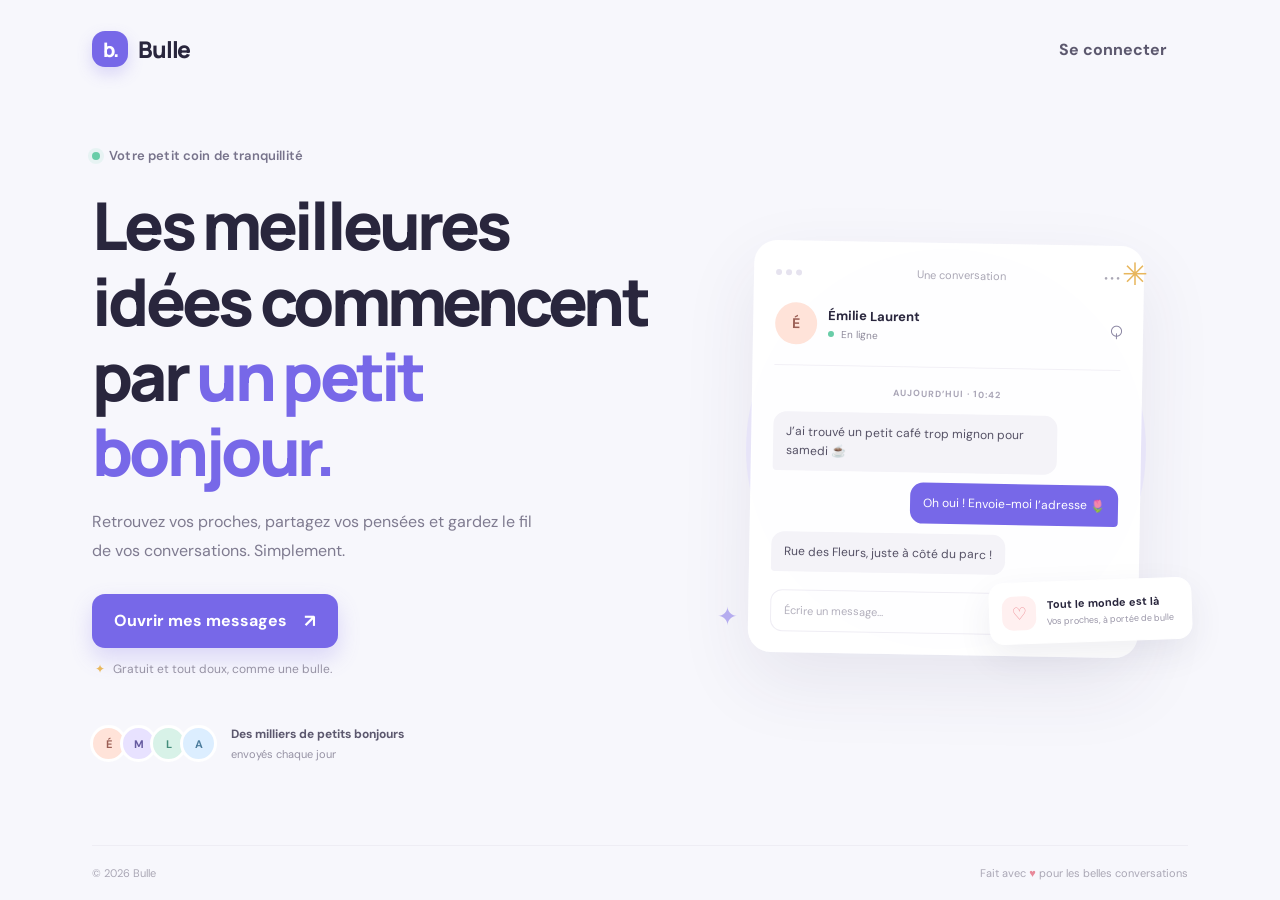
<file: chat/index.html>
<!doctype html>
<html lang="fr">
<head>
  <meta charset="utf-8">
  <meta name="viewport" content="width=device-width, initial-scale=1">
  <meta name="theme-color" content="#f7f7fc">
  <title>Bulle — Des conversations qui rapprochent</title>
  <link rel="stylesheet" href="style.css">
  <script src="app.js" defer></script>
</head>
<body class="landing-page" data-page="home">
  <header class="site-header">
    <div class="brand" aria-label="Bulle, accueil">
      <span class="brand-mark" aria-hidden="true">b.</span>
      <span>Bulle</span>
    </div>
    <button class="button button-quiet" type="button" data-go="conversation.html">Se connecter</button>
  </header>

  <main class="hero">
    <section class="hero-copy" aria-labelledby="hero-title">
      <div class="eyebrow"><span class="status-dot"></span> Votre petit coin de tranquillité</div>
      <h1 id="hero-title">Les meilleures idées commencent par <span>un petit bonjour.</span></h1>
      <p class="hero-description">Retrouvez vos proches, partagez vos pensées et gardez le fil de vos conversations. Simplement.</p>
      <div class="hero-actions">
        <button class="button button-primary" type="button" data-go="conversation.html">Ouvrir mes messages <span aria-hidden="true">↗</span></button>
        <p class="privacy-note"><span aria-hidden="true">✦</span> Gratuit et tout doux, comme une bulle.</p>
      </div>
      <div class="member-proof">
        <div class="avatar-stack" aria-hidden="true"><span class="avatar avatar-peach">É</span><span class="avatar avatar-lilac">M</span><span class="avatar avatar-mint">L</span><span class="avatar avatar-blue">A</span></div>
        <p><strong>Des milliers de petits bonjours</strong><br>envoyés chaque jour</p>
      </div>
    </section>

    <section class="preview-wrap" aria-label="Aperçu d’une conversation">
      <div class="sparkle sparkle-one" aria-hidden="true">✳</div>
      <div class="sparkle sparkle-two" aria-hidden="true">✦</div>
      <div class="chat-preview">
        <div class="preview-topbar"><span class="window-dots" aria-hidden="true"><i></i><i></i><i></i></span><span class="preview-label">Une conversation</span><span class="more-dots" aria-hidden="true">•••</span></div>
        <div class="preview-person"><div class="avatar avatar-peach avatar-large">É</div><div><strong>Émilie Laurent</strong><span><i class="status-dot"></i> En ligne</span></div><span class="call-icon" aria-hidden="true">⌕</span></div>
        <div class="preview-date">AUJOURD’HUI · 10:42</div>
        <div class="bubble bubble-theirs">J’ai trouvé un petit café trop mignon pour samedi ☕</div>
        <div class="bubble bubble-mine">Oh oui ! Envoie-moi l’adresse 🌷</div>
        <div class="bubble bubble-theirs">Rue des Fleurs, juste à côté du parc !</div>
        <div class="preview-input"><span>Écrire un message…</span><span class="send-icon" aria-hidden="true">↑</span></div>
      </div>
      <div class="floating-note"><span class="note-icon" aria-hidden="true">♡</span><span><strong>Tout le monde est là</strong><small>Vos proches, à portée de bulle</small></span></div>
    </section>
  </main>

  <footer class="site-footer"><span>© 2026 Bulle</span><span>Fait avec <span class="heart">♥</span> pour les belles conversations</span></footer>
</body>
</html>
</file>
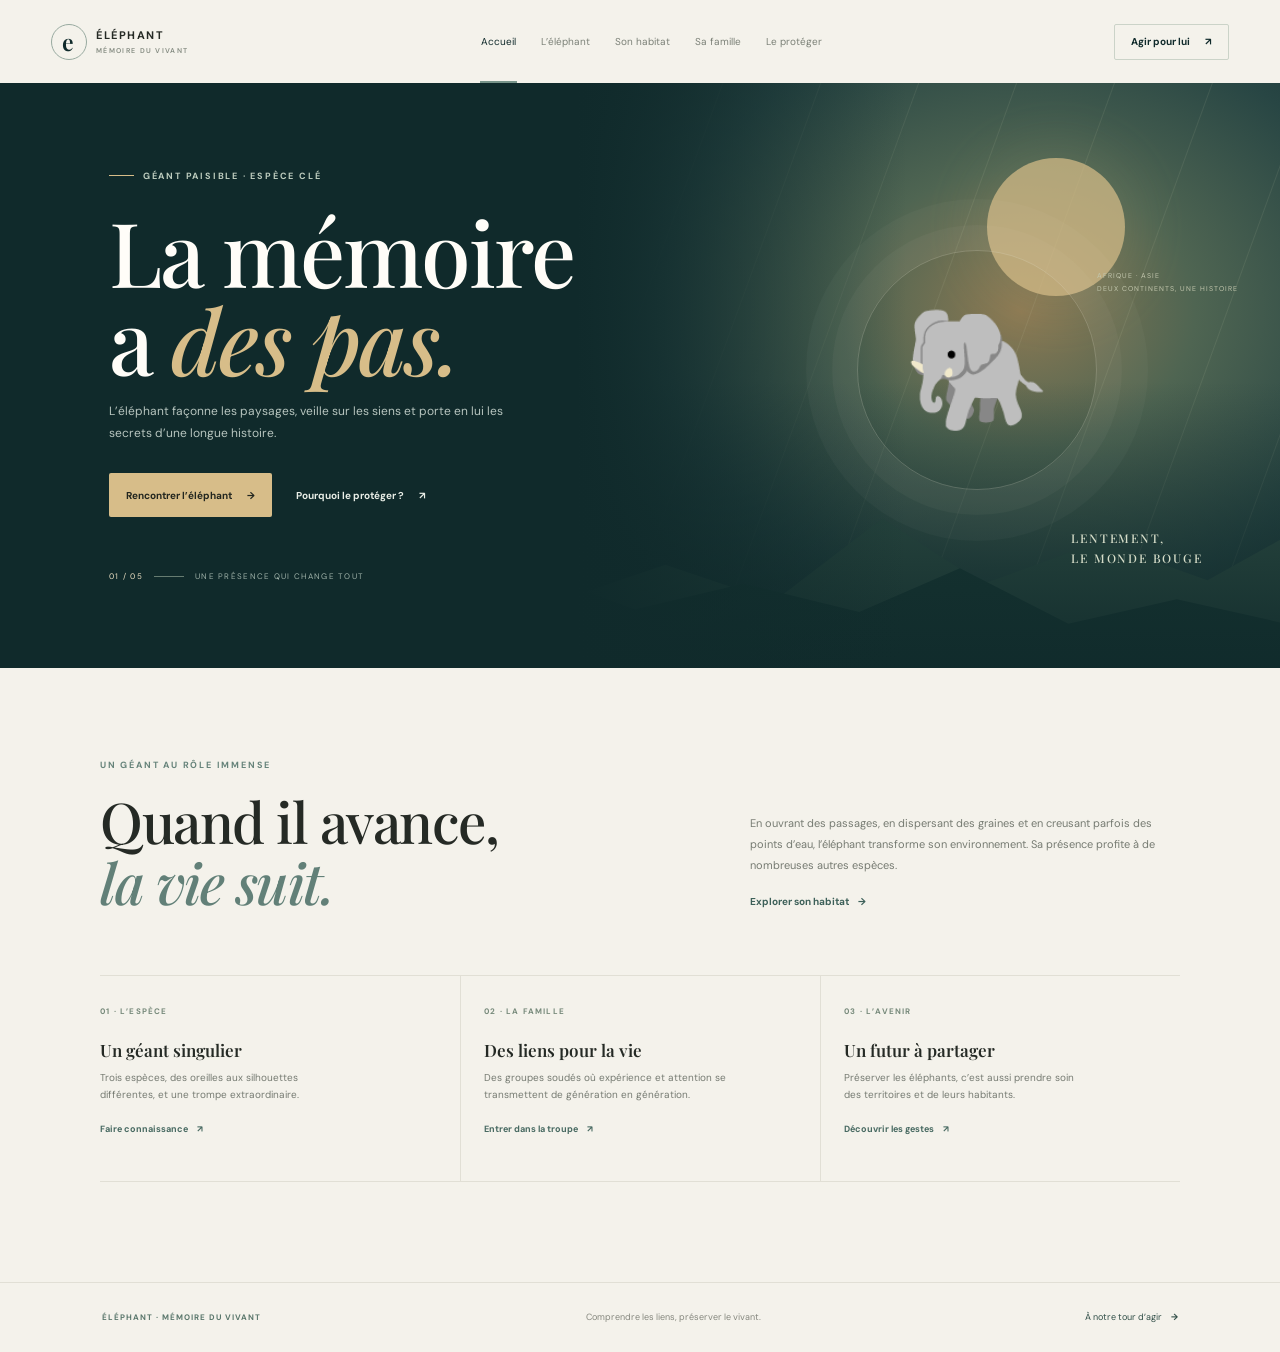
<file: elephant/index.html>
<!doctype html>
<html lang="fr">
<head>
  <meta charset="utf-8">
  <meta name="viewport" content="width=device-width, initial-scale=1">
  <meta name="theme-color" content="#102a2b">
  <title>Éléphant — Mémoire du vivant</title>
  <link rel="stylesheet" href="style.css">
  <script src="app.js" defer></script>
</head>
<body data-page="accueil">
  <header class="site-header">
    <button class="brand" type="button" data-go="index.html" aria-label="Accueil Éléphant"><span class="brand-symbol">e</span><span>ÉLÉPHANT<small>MÉMOIRE DU VIVANT</small></span></button>
    <nav class="main-nav" aria-label="Navigation principale"><button class="nav-button is-active" type="button" data-go="index.html">Accueil</button><button class="nav-button" type="button" data-go="espece.html">L’éléphant</button><button class="nav-button" type="button" data-go="habitat.html">Son habitat</button><button class="nav-button" type="button" data-go="famille.html">Sa famille</button><button class="nav-button" type="button" data-go="protection.html">Le protéger</button></nav>
    <button class="button button-outline header-cta" type="button" data-go="protection.html">Agir pour lui <span aria-hidden="true">↗</span></button>
  </header>
  <main>
    <section class="hero home-hero"><div class="hero-copy"><p class="eyebrow"><span></span> GÉANT PAISIBLE · ESPÈCE CLÉ</p><h1>La mémoire<br>a <em>des pas.</em></h1><p class="hero-lead">L’éléphant façonne les paysages, veille sur les siens et porte en lui les secrets d’une longue histoire.</p><div class="hero-actions"><button class="button button-sand" type="button" data-go="espece.html">Rencontrer l’éléphant <span aria-hidden="true">→</span></button><button class="button button-ghost" type="button" data-go="protection.html">Pourquoi le protéger ? <span aria-hidden="true">↗</span></button></div><div class="hero-note"><span>01 / 05</span><i></i><span>UNE PRÉSENCE QUI CHANGE TOUT</span></div></div><div class="hero-art" aria-hidden="true"><div class="sun"></div><div class="elephant-figure">🐘</div><div class="landscape landscape-back"></div><div class="landscape landscape-front"></div><div class="art-caption">LENTEMENT,<br>LE MONDE BOUGE</div><div class="art-coordinate">AFRIQUE · ASIE<br>DEUX CONTINENTS, UNE HISTOIRE</div></div></section>
    <section class="section-wrap intro-section"><p class="section-label">UN GÉANT AU RÔLE IMMENSE</p><div class="intro-grid"><h2>Quand il avance,<br><em>la vie suit.</em></h2><div><p>En ouvrant des passages, en dispersant des graines et en creusant parfois des points d’eau, l’éléphant transforme son environnement. Sa présence profite à de nombreuses autres espèces.</p><button class="inline-button" type="button" data-go="habitat.html">Explorer son habitat <span aria-hidden="true">→</span></button></div></div>
      <div class="home-cards"><article><span>01 · L’ESPÈCE</span><h3>Un géant singulier</h3><p>Trois espèces, des oreilles aux silhouettes différentes, et une trompe extraordinaire.</p><button type="button" data-go="espece.html">Faire connaissance <b>↗</b></button></article><article><span>02 · LA FAMILLE</span><h3>Des liens pour la vie</h3><p>Des groupes soudés où expérience et attention se transmettent de génération en génération.</p><button type="button" data-go="famille.html">Entrer dans la troupe <b>↗</b></button></article><article><span>03 · L’AVENIR</span><h3>Un futur à partager</h3><p>Préserver les éléphants, c’est aussi prendre soin des territoires et de leurs habitants.</p><button type="button" data-go="protection.html">Découvrir les gestes <b>↗</b></button></article></div>
    </section>
  </main>
  <footer class="site-footer"><span>ÉLÉPHANT · MÉMOIRE DU VIVANT</span><span>Comprendre les liens, préserver le vivant.</span><button type="button" data-go="protection.html">À notre tour d’agir <b>→</b></button></footer>
</body>
</html>
</file>
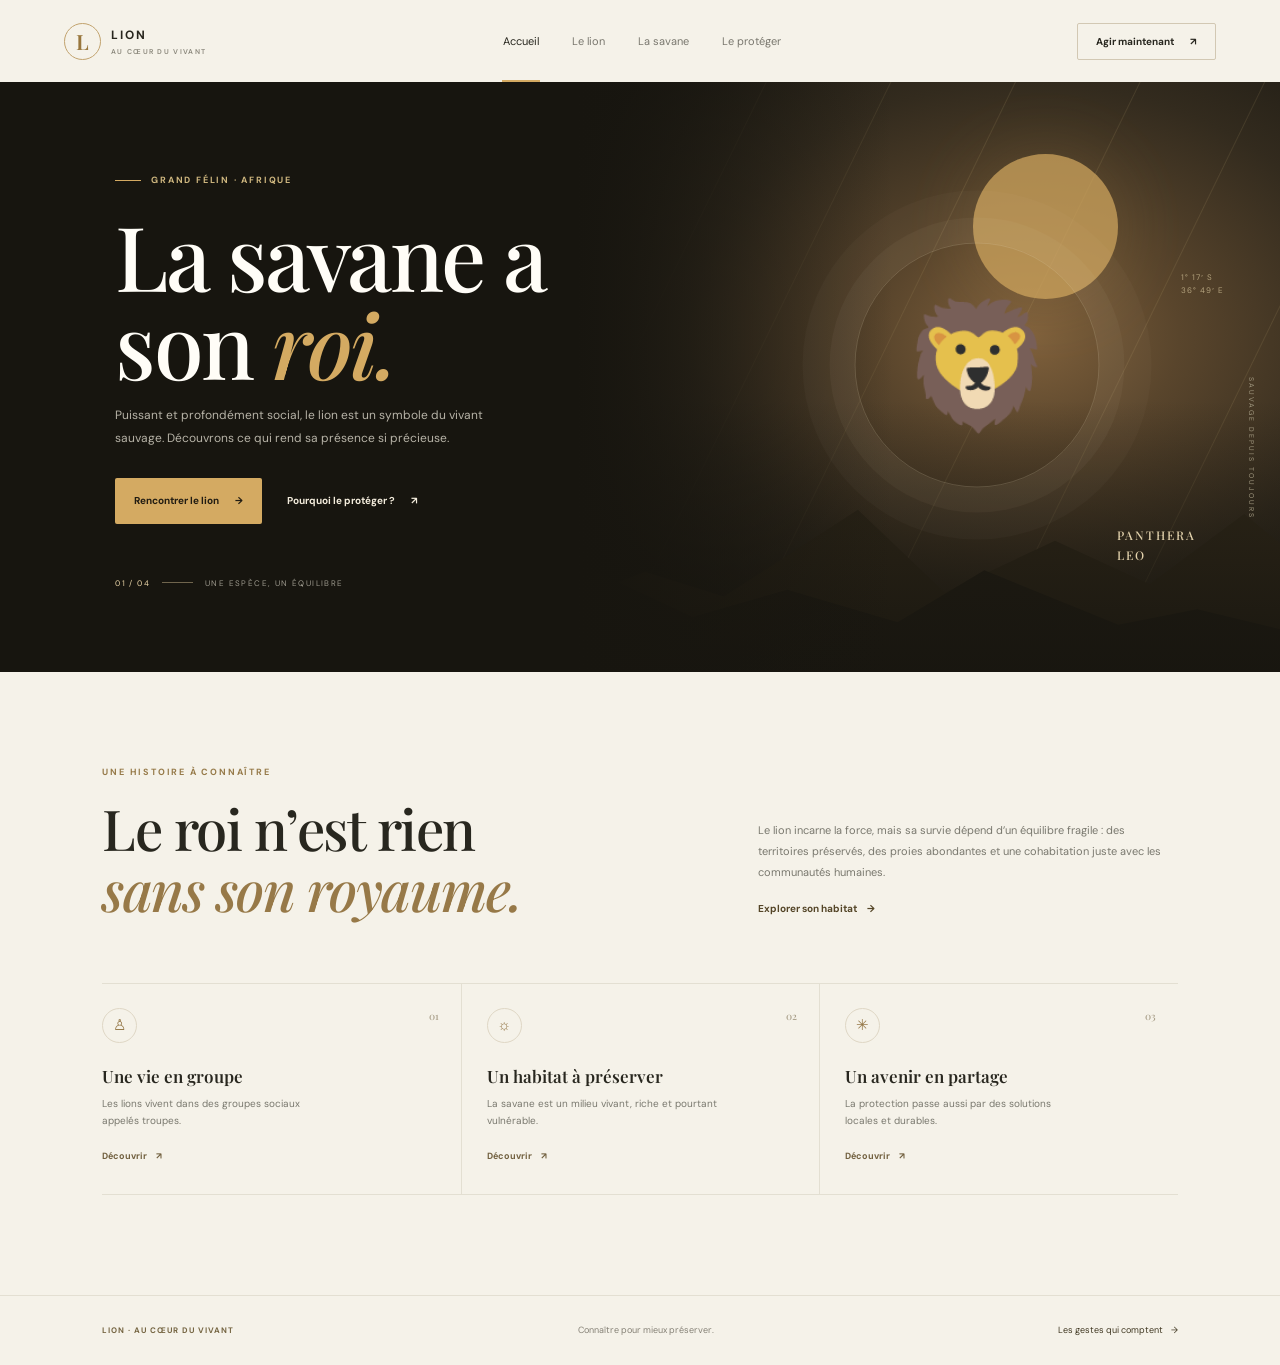
<file: lion/index.html>
<!doctype html>
<html lang="fr">
<head>
  <meta charset="utf-8">
  <meta name="viewport" content="width=device-width, initial-scale=1">
  <meta name="theme-color" content="#17150f">
  <title>Lion — Au cœur du vivant</title>
  <link rel="stylesheet" href="style.css">
  <script src="app.js" defer></script>
</head>
<body data-page="accueil">
  <header class="site-header">
    <button class="brand" type="button" data-go="index.html" aria-label="Accueil Lion"><span class="brand-mark">L</span><span class="brand-name">LION<small>AU CŒUR DU VIVANT</small></span></button>
    <nav class="main-nav" aria-label="Navigation principale">
      <button class="nav-button is-active" type="button" data-go="index.html">Accueil</button>
      <button class="nav-button" type="button" data-go="lion.html">Le lion</button>
      <button class="nav-button" type="button" data-go="savane.html">La savane</button>
      <button class="nav-button" type="button" data-go="protection.html">Le protéger</button>
    </nav>
    <button class="button button-outline header-cta" type="button" data-go="protection.html">Agir maintenant <span aria-hidden="true">↗</span></button>
  </header>
  <main>
    <section class="hero home-hero">
      <div class="hero-copy"><p class="eyebrow"><span class="eyebrow-line"></span> GRAND FÉLIN · AFRIQUE</p><h1>La savane a<br>son <em>roi.</em></h1><p class="hero-lead">Puissant et profondément social, le lion est un symbole du vivant sauvage. Découvrons ce qui rend sa présence si précieuse.</p><div class="hero-actions"><button class="button button-gold" type="button" data-go="lion.html">Rencontrer le lion <span aria-hidden="true">→</span></button><button class="button button-text" type="button" data-go="protection.html">Pourquoi le protéger ? <span aria-hidden="true">↗</span></button></div><div class="hero-footnote"><span>01 / 04</span><span class="footnote-line"></span><span>UNE ESPÈCE, UN ÉQUILIBRE</span></div></div>
      <div class="hero-visual" aria-hidden="true"><div class="sun-disc"></div><div class="hero-ridge ridge-one"></div><div class="hero-ridge ridge-two"></div><div class="lion-portrait">🦁</div><div class="visual-caption">PANTHERA<br>LEO</div><div class="visual-coordinate">1° 17′ S<br>36° 49′ E</div></div>
      <div class="hero-side-label" aria-hidden="true">SAUVAGE DEPUIS TOUJOURS</div>
    </section>
    <section class="intro-section section-wrap"><div class="section-tag">UNE HISTOIRE À CONNAÎTRE</div><div class="intro-grid"><h2>Le roi n’est rien<br><em>sans son royaume.</em></h2><div><p>Le lion incarne la force, mais sa survie dépend d’un équilibre fragile : des territoires préservés, des proies abondantes et une cohabitation juste avec les communautés humaines.</p><button class="inline-button" type="button" data-go="savane.html">Explorer son habitat <span aria-hidden="true">→</span></button></div></div>
      <div class="feature-grid"><article class="feature-card"><span class="feature-count">01</span><span class="feature-symbol">♙</span><h3>Une vie en groupe</h3><p>Les lions vivent dans des groupes sociaux appelés troupes.</p><button type="button" data-go="lion.html" aria-label="En savoir plus sur la vie sociale du lion">Découvrir <span aria-hidden="true">↗</span></button></article><article class="feature-card"><span class="feature-count">02</span><span class="feature-symbol">☼</span><h3>Un habitat à préserver</h3><p>La savane est un milieu vivant, riche et pourtant vulnérable.</p><button type="button" data-go="savane.html" aria-label="En savoir plus sur la savane">Découvrir <span aria-hidden="true">↗</span></button></article><article class="feature-card"><span class="feature-count">03</span><span class="feature-symbol">✳</span><h3>Un avenir en partage</h3><p>La protection passe aussi par des solutions locales et durables.</p><button type="button" data-go="protection.html" aria-label="Découvrir comment protéger les lions">Découvrir <span aria-hidden="true">↗</span></button></article></div>
    </section>
  </main>
  <footer class="site-footer"><span>LION · AU CŒUR DU VIVANT</span><span>Connaître pour mieux préserver.</span><button type="button" data-go="protection.html">Les gestes qui comptent <span aria-hidden="true">→</span></button></footer>
</body>
</html>
</file>
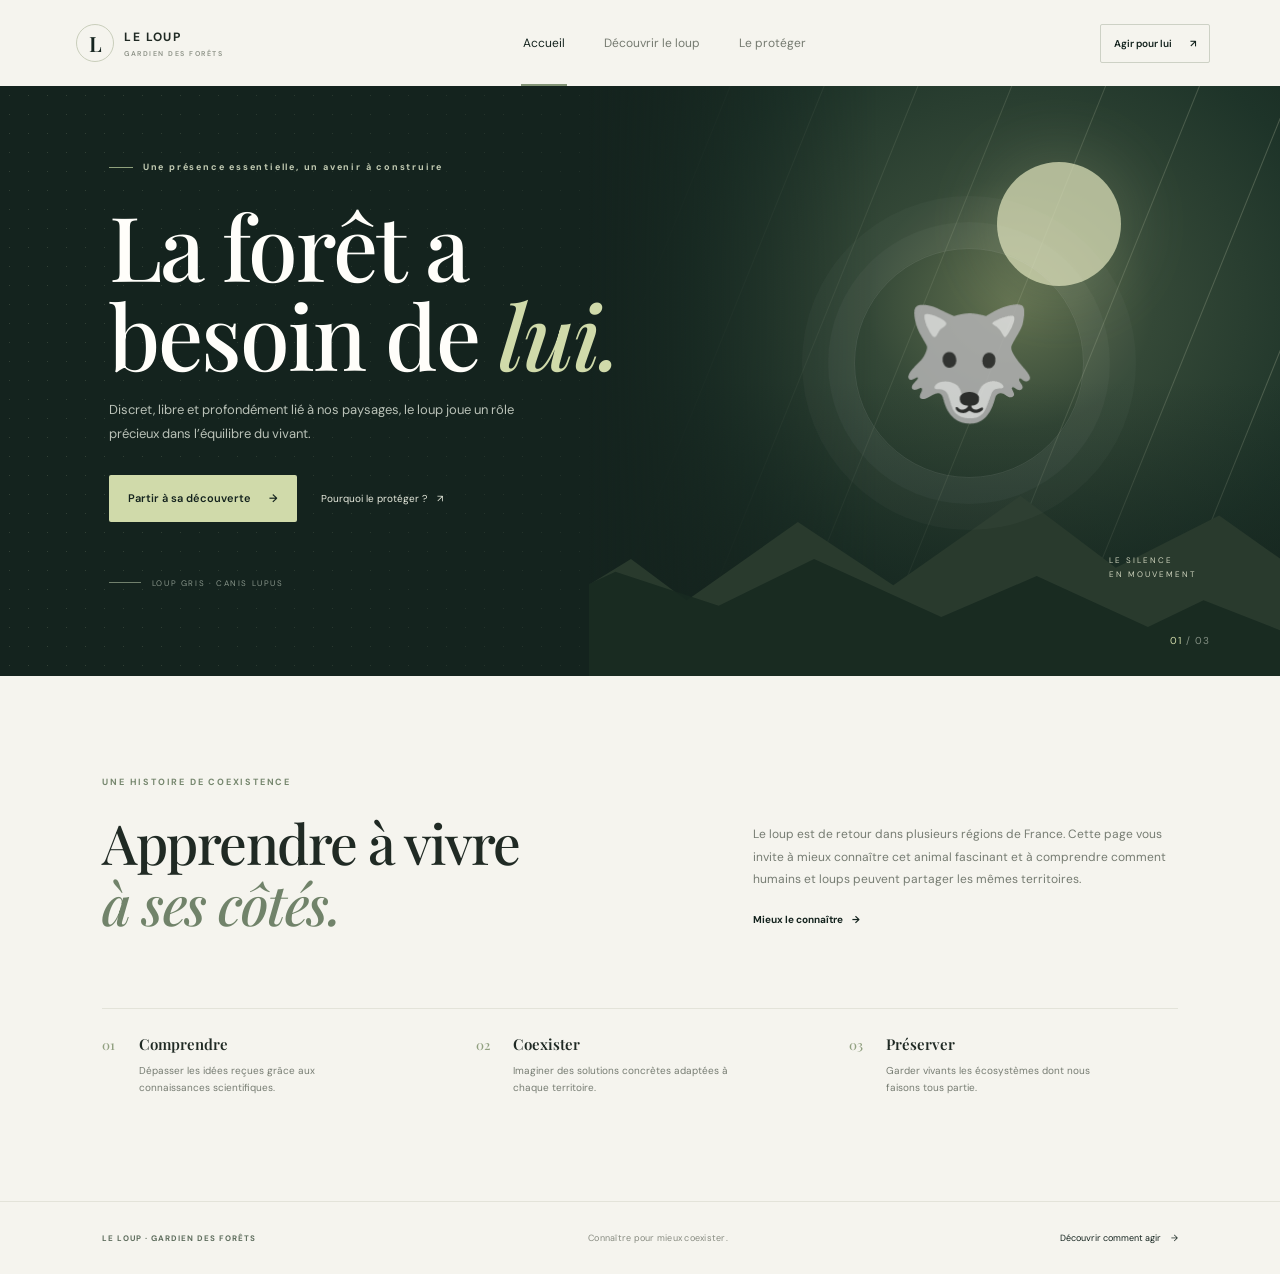
<file: loup/index.html>
<!doctype html>
<html lang="fr">
<head>
  <meta charset="utf-8">
  <meta name="viewport" content="width=device-width, initial-scale=1">
  <meta name="theme-color" content="#14231e">
  <title>Le Loup — Gardien des forêts</title>
  <link rel="stylesheet" href="style.css">
  <script src="app.js" defer></script>
</head>
<body data-page="accueil">
  <header class="site-header">
    <button class="brand" type="button" data-go="index.html" aria-label="Accueil Le Loup"><span class="brand-icon">L</span><span>LE LOUP<small>GARDIEN DES FORÊTS</small></span></button>
    <nav class="main-nav" aria-label="Navigation principale">
      <button class="nav-button is-active" type="button" data-go="index.html">Accueil</button>
      <button class="nav-button" type="button" data-go="espece.html">Découvrir le loup</button>
      <button class="nav-button" type="button" data-go="protection.html">Le protéger</button>
    </nav>
    <button class="button button-outline header-cta" type="button" data-go="protection.html">Agir pour lui <span aria-hidden="true">↗</span></button>
  </header>

  <main>
    <section class="home-hero">
      <div class="hero-grain" aria-hidden="true"></div>
      <div class="hero-content">
        <p class="eyebrow light-eyebrow"><span></span> Une présence essentielle, un avenir à construire</p>
        <h1>La forêt a<br>besoin de <em>lui.</em></h1>
        <p class="hero-intro">Discret, libre et profondément lié à nos paysages, le loup joue un rôle précieux dans l’équilibre du vivant.</p>
        <div class="hero-buttons"><button class="button button-light" type="button" data-go="espece.html">Partir à sa découverte <span aria-hidden="true">→</span></button><button class="text-button" type="button" data-go="protection.html">Pourquoi le protéger ? <span aria-hidden="true">↗</span></button></div>
        <div class="hero-caption"><span class="caption-line"></span><span>LOUP GRIS · CANIS LUPUS</span></div>
      </div>
      <div class="wolf-art" aria-hidden="true"><div class="moon"></div><div class="ridge ridge-back"></div><div class="ridge ridge-front"></div><div class="wolf-symbol">🐺</div><div class="art-label">LE SILENCE<br>EN MOUVEMENT</div></div>
      <div class="hero-index" aria-hidden="true">01 <span>/ 03</span></div>
    </section>

    <section class="intro-section section-wrap">
      <div class="section-kicker">UNE HISTOIRE DE COEXISTENCE</div>
      <div class="intro-grid"><h2>Apprendre à vivre<br><em>à ses côtés.</em></h2><div class="intro-copy"><p>Le loup est de retour dans plusieurs régions de France. Cette page vous invite à mieux connaître cet animal fascinant et à comprendre comment humains et loups peuvent partager les mêmes territoires.</p><button class="inline-button" type="button" data-go="espece.html">Mieux le connaître <span aria-hidden="true">→</span></button></div></div>
      <div class="values-row"><article><span class="value-number">01</span><h3>Comprendre</h3><p>Dépasser les idées reçues grâce aux connaissances scientifiques.</p></article><article><span class="value-number">02</span><h3>Coexister</h3><p>Imaginer des solutions concrètes adaptées à chaque territoire.</p></article><article><span class="value-number">03</span><h3>Préserver</h3><p>Garder vivants les écosystèmes dont nous faisons tous partie.</p></article></div>
    </section>
  </main>
  <footer class="site-footer"><span>LE LOUP · GARDIEN DES FORÊTS</span><span>Connaître pour mieux coexister.</span><button type="button" data-go="protection.html">Découvrir comment agir <span aria-hidden="true">→</span></button></footer>
</body>
</html>
</file>
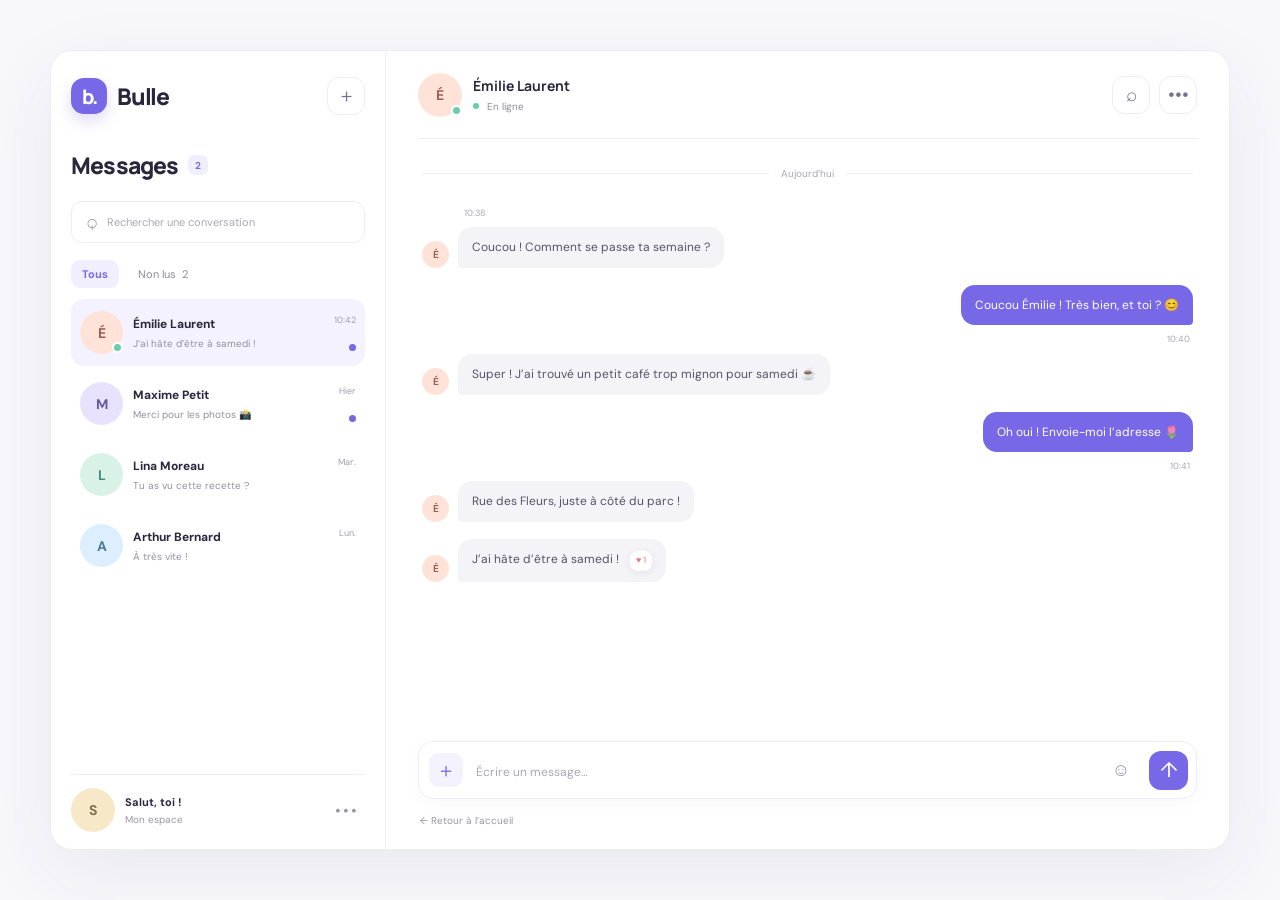
<file: chat/conversation.html>
<!doctype html>
<html lang="fr">
<head>
  <meta charset="utf-8">
  <meta name="viewport" content="width=device-width, initial-scale=1">
  <meta name="theme-color" content="#f7f7fc">
  <title>Messages — Bulle</title>
  <link rel="stylesheet" href="style.css">
  <script src="app.js" defer></script>
</head>
<body class="messages-page" data-page="messages">
  <main class="messenger-shell">
    <aside class="inbox-panel" aria-label="Vos conversations">
      <div class="inbox-heading">
        <div class="brand"><span class="brand-mark" aria-hidden="true">b.</span><span>Bulle</span></div>
        <button class="icon-button" type="button" aria-label="Nouvelle conversation">＋</button>
      </div>
      <div class="inbox-title-row"><h1>Messages</h1><span class="unread-count">2</span></div>
      <label class="search-box"><span aria-hidden="true">⌕</span><input type="search" placeholder="Rechercher une conversation" aria-label="Rechercher une conversation"></label>
      <div class="filter-row"><button class="filter-chip is-selected" type="button">Tous</button><button class="filter-chip" type="button">Non lus <span>2</span></button></div>
      <div class="contact-list">
        <button class="contact-card is-active" type="button" aria-current="true">
          <span class="avatar avatar-peach">É<span class="online-indicator"></span></span><span class="contact-copy"><strong>Émilie Laurent</strong><span>J’ai hâte d’être à samedi !</span></span><span class="contact-meta"><time>10:42</time><i class="unread-dot"></i></span>
        </button>
        <button class="contact-card" type="button">
          <span class="avatar avatar-lilac">M</span><span class="contact-copy"><strong>Maxime Petit</strong><span>Merci pour les photos 📸</span></span><span class="contact-meta"><time>Hier</time><i class="unread-dot"></i></span>
        </button>
        <button class="contact-card" type="button">
          <span class="avatar avatar-mint">L</span><span class="contact-copy"><strong>Lina Moreau</strong><span>Tu as vu cette recette ?</span></span><span class="contact-meta"><time>Mar.</time></span>
        </button>
        <button class="contact-card" type="button">
          <span class="avatar avatar-blue">A</span><span class="contact-copy"><strong>Arthur Bernard</strong><span>À très vite !</span></span><span class="contact-meta"><time>Lun.</time></span>
        </button>
      </div>
      <div class="profile-card"><span class="avatar avatar-profile">S</span><span><strong>Salut, toi !</strong><small>Mon espace</small></span><button class="profile-menu" type="button" aria-label="Options du profil">•••</button></div>
    </aside>

    <section class="conversation-panel" aria-label="Conversation avec Émilie Laurent">
      <header class="conversation-header">
        <div class="conversation-person"><span class="avatar avatar-peach">É<span class="online-indicator"></span></span><div><h2>Émilie Laurent</h2><p><i class="status-dot"></i> En ligne</p></div></div>
        <div class="conversation-actions"><button class="icon-button" type="button" aria-label="Appeler Émilie">⌕</button><button class="icon-button" type="button" aria-label="Plus d’options">•••</button></div>
      </header>
      <div class="message-history" id="message-history" aria-live="polite" aria-label="Historique des messages">
        <div class="day-divider"><span></span><time>Aujourd’hui</time><span></span></div>
        <p class="message-time">10:38</p>
        <div class="message-row received"><span class="avatar avatar-peach avatar-small">É</span><div class="message-bubble">Coucou ! Comment se passe ta semaine ?</div></div>
        <div class="message-row sent"><div class="message-bubble">Coucou Émilie ! Très bien, et toi ? 😊</div></div>
        <p class="message-time sent-time">10:40</p>
        <div class="message-row received"><span class="avatar avatar-peach avatar-small">É</span><div class="message-bubble">Super ! J’ai trouvé un petit café trop mignon pour samedi ☕</div></div>
        <div class="message-row sent"><div class="message-bubble">Oh oui ! Envoie-moi l’adresse 🌷</div></div>
        <p class="message-time sent-time">10:41</p>
        <div class="message-row received"><span class="avatar avatar-peach avatar-small">É</span><div class="message-bubble">Rue des Fleurs, juste à côté du parc !</div></div>
        <div class="message-row received"><span class="avatar avatar-peach avatar-small">É</span><div class="message-bubble">J’ai hâte d’être à samedi ! <span class="message-reaction">♥ 1</span></div></div>
      </div>
      <form class="message-composer" id="message-form">
        <button class="composer-extra" type="button" aria-label="Ajouter une pièce jointe">＋</button>
        <label class="composer-input"><span class="visually-hidden">Votre message</span><input id="message-input" type="text" placeholder="Écrire un message…" autocomplete="off" required></label>
        <button class="emoji-button" type="button" aria-label="Ajouter un sourire">☺</button>
        <button class="send-button" type="submit" aria-label="Envoyer le message">↑</button>
      </form>
      <button class="back-home" type="button" data-go="index.html">← Retour à l’accueil</button>
    </section>
  </main>
</body>
</html>
</file>
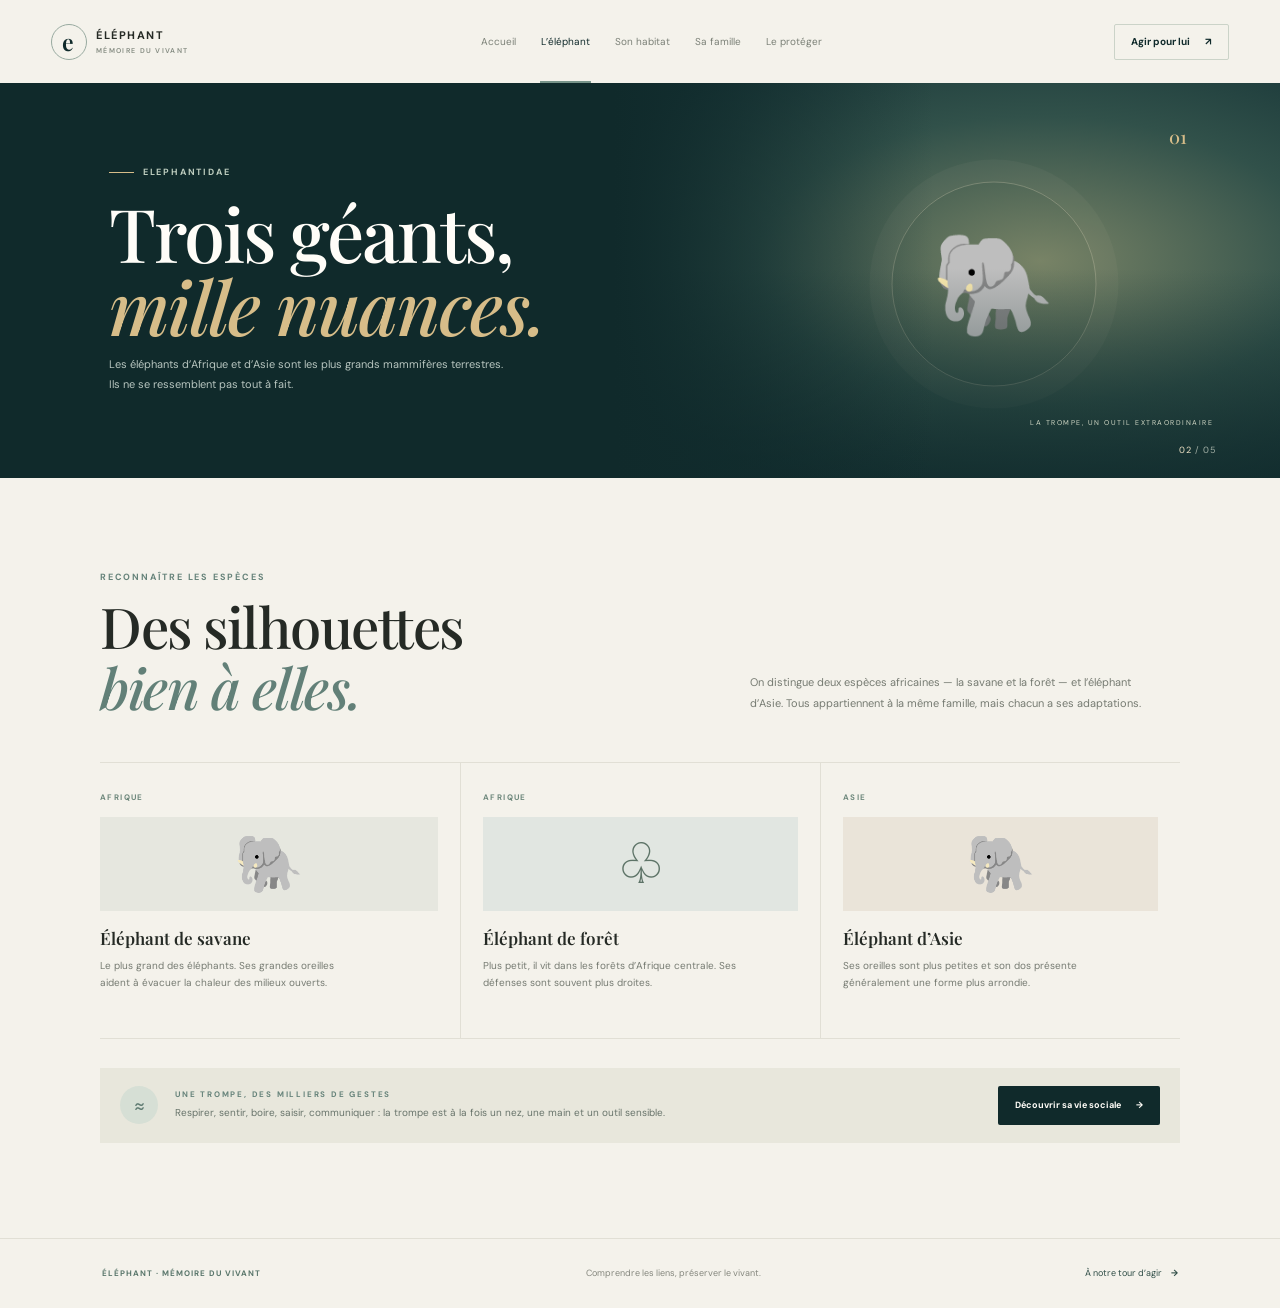
<file: elephant/espece.html>
<!doctype html>
<html lang="fr">
<head>
  <meta charset="utf-8">
  <meta name="viewport" content="width=device-width, initial-scale=1">
  <meta name="theme-color" content="#102a2b">
  <title>L’éléphant — Mémoire du vivant</title>
  <link rel="stylesheet" href="style.css">
  <script src="app.js" defer></script>
</head>
<body data-page="espece">
  <header class="site-header">
    <button class="brand" type="button" data-go="index.html" aria-label="Accueil Éléphant"><span class="brand-symbol">e</span><span>ÉLÉPHANT<small>MÉMOIRE DU VIVANT</small></span></button>
    <nav class="main-nav" aria-label="Navigation principale"><button class="nav-button" type="button" data-go="index.html">Accueil</button><button class="nav-button is-active" type="button" data-go="espece.html">L’éléphant</button><button class="nav-button" type="button" data-go="habitat.html">Son habitat</button><button class="nav-button" type="button" data-go="famille.html">Sa famille</button><button class="nav-button" type="button" data-go="protection.html">Le protéger</button></nav>
    <button class="button button-outline header-cta" type="button" data-go="protection.html">Agir pour lui <span aria-hidden="true">↗</span></button>
  </header>
  <main>
    <section class="inner-hero species-hero"><div class="inner-copy"><p class="eyebrow"><span></span> ELEPHANTIDAE</p><h1>Trois géants,<br><em>mille nuances.</em></h1><p>Les éléphants d’Afrique et d’Asie sont les plus grands mammifères terrestres. Ils ne se ressemblent pas tout à fait.</p></div><div class="inner-art species-art" aria-hidden="true"><span class="art-number">01</span><div>🐘</div><small>LA TROMPE, UN OUTIL EXTRAORDINAIRE</small></div><div class="page-number">02 <span>/ 05</span></div></section>
    <section class="section-wrap content-section"><div class="section-heading"><div><p class="section-label">RECONNAÎTRE LES ESPÈCES</p><h2>Des silhouettes<br><em>bien à elles.</em></h2></div><p class="section-lead">On distingue deux espèces africaines — la savane et la forêt — et l’éléphant d’Asie. Tous appartiennent à la même famille, mais chacun a ses adaptations.</p></div>
      <div class="species-grid"><article><span class="species-tag">AFRIQUE</span><div class="species-icon">🐘</div><h3>Éléphant de savane</h3><p>Le plus grand des éléphants. Ses grandes oreilles aident à évacuer la chaleur des milieux ouverts.</p></article><article><span class="species-tag">AFRIQUE</span><div class="species-icon forest-icon">♧</div><h3>Éléphant de forêt</h3><p>Plus petit, il vit dans les forêts d’Afrique centrale. Ses défenses sont souvent plus droites.</p></article><article><span class="species-tag">ASIE</span><div class="species-icon asia-icon">🐘</div><h3>Éléphant d’Asie</h3><p>Ses oreilles sont plus petites et son dos présente généralement une forme plus arrondie.</p></article></div>
      <div class="trunk-note"><span class="trunk-symbol">≈</span><div><p class="section-label">UNE TROMPE, DES MILLIERS DE GESTES</p><p>Respirer, sentir, boire, saisir, communiquer : la trompe est à la fois un nez, une main et un outil sensible.</p></div><button class="button button-dark" type="button" data-go="famille.html">Découvrir sa vie sociale <b>→</b></button></div>
    </section>
  </main>
  <footer class="site-footer"><span>ÉLÉPHANT · MÉMOIRE DU VIVANT</span><span>Comprendre les liens, préserver le vivant.</span><button type="button" data-go="protection.html">À notre tour d’agir <b>→</b></button></footer>
</body>
</html>
</file>
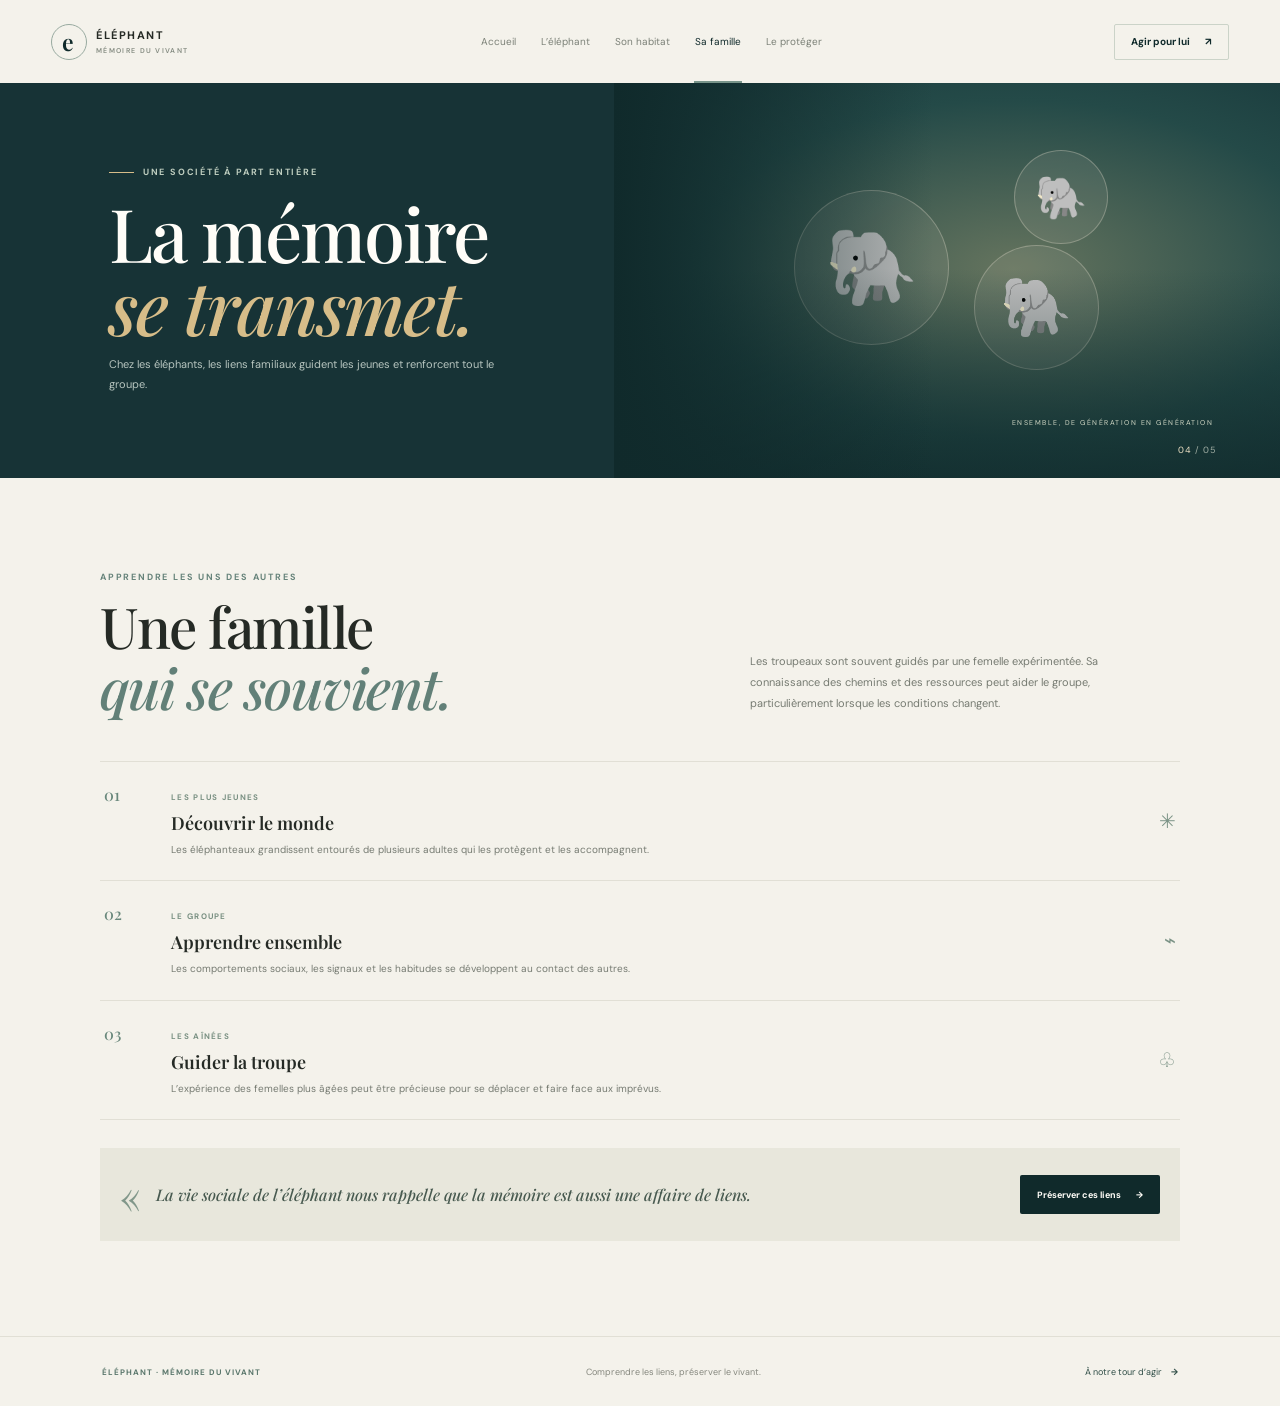
<file: elephant/famille.html>
<!doctype html>
<html lang="fr">
<head>
  <meta charset="utf-8">
  <meta name="viewport" content="width=device-width, initial-scale=1">
  <meta name="theme-color" content="#102a2b">
  <title>Sa famille — Mémoire du vivant</title>
  <link rel="stylesheet" href="style.css">
  <script src="app.js" defer></script>
</head>
<body data-page="famille">
  <header class="site-header">
    <button class="brand" type="button" data-go="index.html" aria-label="Accueil Éléphant"><span class="brand-symbol">e</span><span>ÉLÉPHANT<small>MÉMOIRE DU VIVANT</small></span></button>
    <nav class="main-nav" aria-label="Navigation principale"><button class="nav-button" type="button" data-go="index.html">Accueil</button><button class="nav-button" type="button" data-go="espece.html">L’éléphant</button><button class="nav-button" type="button" data-go="habitat.html">Son habitat</button><button class="nav-button is-active" type="button" data-go="famille.html">Sa famille</button><button class="nav-button" type="button" data-go="protection.html">Le protéger</button></nav>
    <button class="button button-outline header-cta" type="button" data-go="protection.html">Agir pour lui <span aria-hidden="true">↗</span></button>
  </header>
  <main>
    <section class="inner-hero family-hero"><div class="inner-copy"><p class="eyebrow"><span></span> UNE SOCIÉTÉ À PART ENTIÈRE</p><h1>La mémoire<br><em>se transmet.</em></h1><p>Chez les éléphants, les liens familiaux guident les jeunes et renforcent tout le groupe.</p></div><div class="inner-art family-art" aria-hidden="true"><div class="family-circle circle-a">🐘</div><div class="family-circle circle-b">🐘</div><div class="family-circle circle-c">🐘</div><small>ENSEMBLE, DE GÉNÉRATION EN GÉNÉRATION</small></div><div class="page-number">04 <span>/ 05</span></div></section>
    <section class="section-wrap content-section"><div class="section-heading"><div><p class="section-label">APPRENDRE LES UNS DES AUTRES</p><h2>Une famille<br><em>qui se souvient.</em></h2></div><p class="section-lead">Les troupeaux sont souvent guidés par une femelle expérimentée. Sa connaissance des chemins et des ressources peut aider le groupe, particulièrement lorsque les conditions changent.</p></div>
      <div class="family-timeline"><article><span class="timeline-step">01</span><div><span class="timeline-label">LES PLUS JEUNES</span><h3>Découvrir le monde</h3><p>Les éléphanteaux grandissent entourés de plusieurs adultes qui les protègent et les accompagnent.</p></div><span class="timeline-icon">✳</span></article><article><span class="timeline-step">02</span><div><span class="timeline-label">LE GROUPE</span><h3>Apprendre ensemble</h3><p>Les comportements sociaux, les signaux et les habitudes se développent au contact des autres.</p></div><span class="timeline-icon">⌁</span></article><article><span class="timeline-step">03</span><div><span class="timeline-label">LES AÎNÉES</span><h3>Guider la troupe</h3><p>L’expérience des femelles plus âgées peut être précieuse pour se déplacer et faire face aux imprévus.</p></div><span class="timeline-icon">♧</span></article></div>
      <div class="family-note"><span>«</span><p>La vie sociale de l’éléphant nous rappelle que la mémoire est aussi une affaire de liens.</p><button class="button button-dark" type="button" data-go="protection.html">Préserver ces liens <b>→</b></button></div>
    </section>
  </main>
  <footer class="site-footer"><span>ÉLÉPHANT · MÉMOIRE DU VIVANT</span><span>Comprendre les liens, préserver le vivant.</span><button type="button" data-go="protection.html">À notre tour d’agir <b>→</b></button></footer>
</body>
</html>
</file>
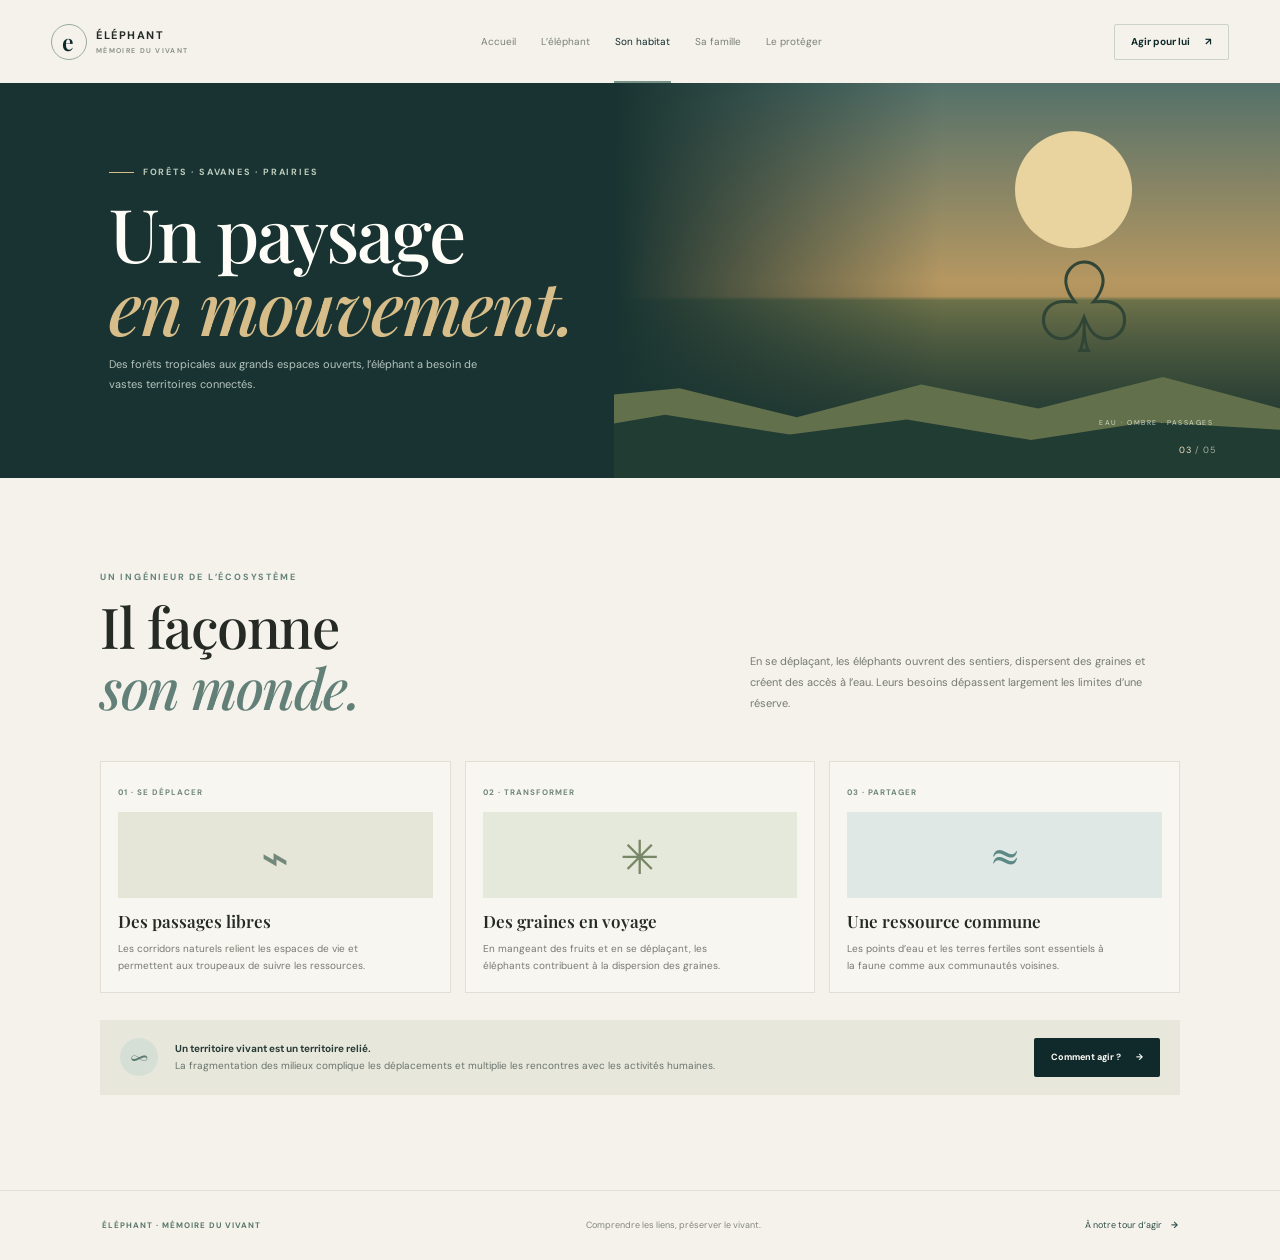
<file: elephant/habitat.html>
<!doctype html>
<html lang="fr">
<head>
  <meta charset="utf-8">
  <meta name="viewport" content="width=device-width, initial-scale=1">
  <meta name="theme-color" content="#102a2b">
  <title>Son habitat — Mémoire du vivant</title>
  <link rel="stylesheet" href="style.css">
  <script src="app.js" defer></script>
</head>
<body data-page="habitat">
  <header class="site-header">
    <button class="brand" type="button" data-go="index.html" aria-label="Accueil Éléphant"><span class="brand-symbol">e</span><span>ÉLÉPHANT<small>MÉMOIRE DU VIVANT</small></span></button>
    <nav class="main-nav" aria-label="Navigation principale"><button class="nav-button" type="button" data-go="index.html">Accueil</button><button class="nav-button" type="button" data-go="espece.html">L’éléphant</button><button class="nav-button is-active" type="button" data-go="habitat.html">Son habitat</button><button class="nav-button" type="button" data-go="famille.html">Sa famille</button><button class="nav-button" type="button" data-go="protection.html">Le protéger</button></nav>
    <button class="button button-outline header-cta" type="button" data-go="protection.html">Agir pour lui <span aria-hidden="true">↗</span></button>
  </header>
  <main>
    <section class="inner-hero habitat-hero"><div class="inner-copy"><p class="eyebrow"><span></span> FORÊTS · SAVANES · PRAIRIES</p><h1>Un paysage<br><em>en mouvement.</em></h1><p>Des forêts tropicales aux grands espaces ouverts, l’éléphant a besoin de vastes territoires connectés.</p></div><div class="inner-art habitat-art" aria-hidden="true"><div class="habitat-sun"></div><div class="tree-mark">♧</div><div class="horizon h-one"></div><div class="horizon h-two"></div><small>EAU · OMBRE · PASSAGES</small></div><div class="page-number">03 <span>/ 05</span></div></section>
    <section class="section-wrap content-section"><div class="section-heading"><div><p class="section-label">UN INGÉNIEUR DE L’ÉCOSYSTÈME</p><h2>Il façonne<br><em>son monde.</em></h2></div><p class="section-lead">En se déplaçant, les éléphants ouvrent des sentiers, dispersent des graines et créent des accès à l’eau. Leurs besoins dépassent largement les limites d’une réserve.</p></div>
      <div class="habitat-cards"><article><span>01 · SE DÉPLACER</span><div class="habitat-drawing path-drawing">⌁</div><h3>Des passages libres</h3><p>Les corridors naturels relient les espaces de vie et permettent aux troupeaux de suivre les ressources.</p></article><article><span>02 · TRANSFORMER</span><div class="habitat-drawing seed-drawing">✳</div><h3>Des graines en voyage</h3><p>En mangeant des fruits et en se déplaçant, les éléphants contribuent à la dispersion des graines.</p></article><article><span>03 · PARTAGER</span><div class="habitat-drawing water-drawing">≈</div><h3>Une ressource commune</h3><p>Les points d’eau et les terres fertiles sont essentiels à la faune comme aux communautés voisines.</p></article></div>
      <div class="habitat-callout"><div class="callout-number">∞</div><p><strong>Un territoire vivant est un territoire relié.</strong><br>La fragmentation des milieux complique les déplacements et multiplie les rencontres avec les activités humaines.</p><button class="button button-dark" type="button" data-go="protection.html">Comment agir ? <b>→</b></button></div>
    </section>
  </main>
  <footer class="site-footer"><span>ÉLÉPHANT · MÉMOIRE DU VIVANT</span><span>Comprendre les liens, préserver le vivant.</span><button type="button" data-go="protection.html">À notre tour d’agir <b>→</b></button></footer>
</body>
</html>
</file>
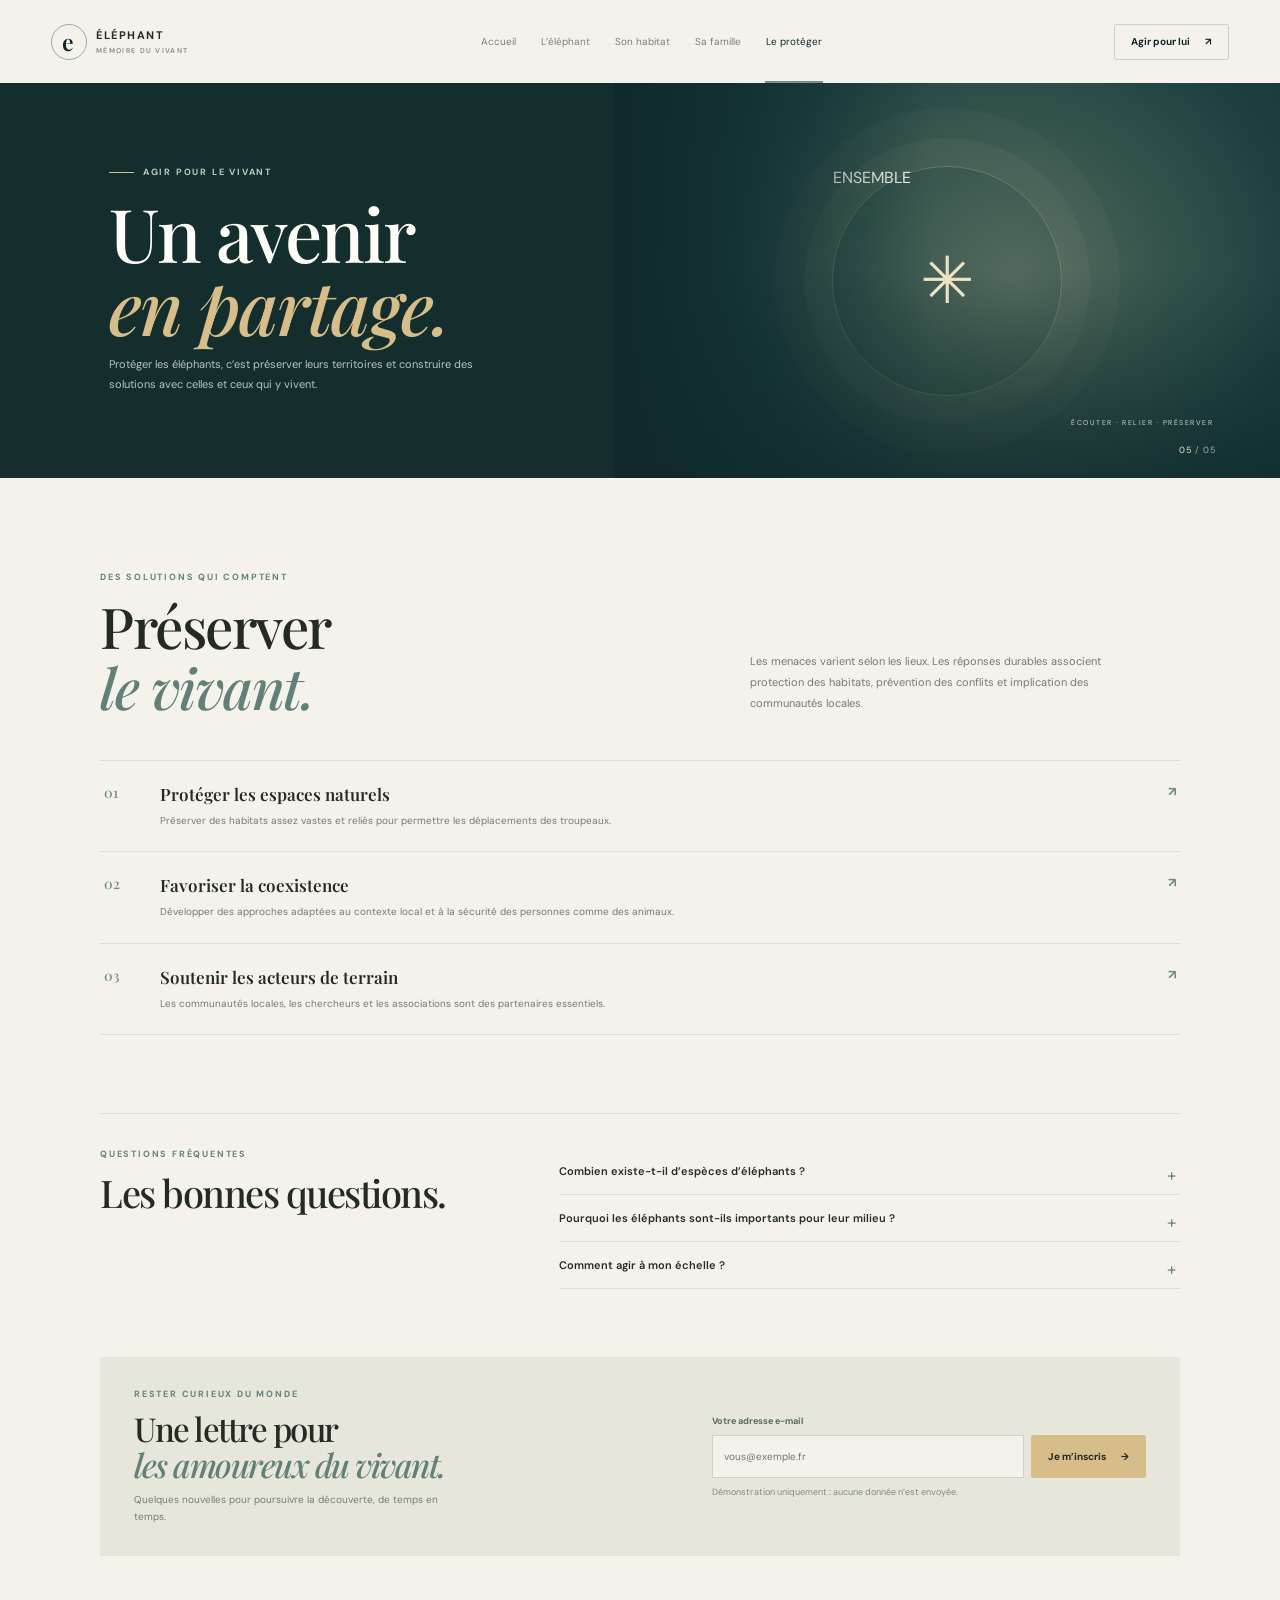
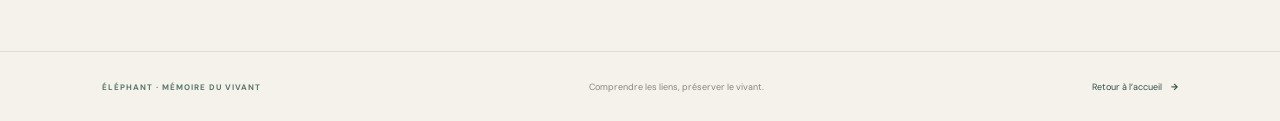
<file: elephant/protection.html>
<!doctype html>
<html lang="fr">
<head>
  <meta charset="utf-8">
  <meta name="viewport" content="width=device-width, initial-scale=1">
  <meta name="theme-color" content="#102a2b">
  <title>Le protéger — Mémoire du vivant</title>
  <link rel="stylesheet" href="style.css">
  <script src="app.js" defer></script>
</head>
<body data-page="protection">
  <header class="site-header">
    <button class="brand" type="button" data-go="index.html" aria-label="Accueil Éléphant"><span class="brand-symbol">e</span><span>ÉLÉPHANT<small>MÉMOIRE DU VIVANT</small></span></button>
    <nav class="main-nav" aria-label="Navigation principale"><button class="nav-button" type="button" data-go="index.html">Accueil</button><button class="nav-button" type="button" data-go="espece.html">L’éléphant</button><button class="nav-button" type="button" data-go="habitat.html">Son habitat</button><button class="nav-button" type="button" data-go="famille.html">Sa famille</button><button class="nav-button is-active" type="button" data-go="protection.html">Le protéger</button></nav>
    <button class="button button-outline header-cta" type="button" data-go="protection.html">Agir pour lui <span aria-hidden="true">↗</span></button>
  </header>
  <main>
    <section class="inner-hero protect-hero"><div class="inner-copy"><p class="eyebrow"><span></span> AGIR POUR LE VIVANT</p><h1>Un avenir<br><em>en partage.</em></h1><p>Protéger les éléphants, c’est préserver leurs territoires et construire des solutions avec celles et ceux qui y vivent.</p></div><div class="inner-art protect-art" aria-hidden="true"><div class="protect-orbit"><span>ENSEMBLE</span></div><div class="protect-star">✳</div><small>ÉCOUTER · RELIER · PRÉSERVER</small></div><div class="page-number">05 <span>/ 05</span></div></section>
    <section class="section-wrap content-section"><div class="section-heading"><div><p class="section-label">DES SOLUTIONS QUI COMPTENT</p><h2>Préserver<br><em>le vivant.</em></h2></div><p class="section-lead">Les menaces varient selon les lieux. Les réponses durables associent protection des habitats, prévention des conflits et implication des communautés locales.</p></div>
      <div class="action-list"><article><span>01</span><div><h3>Protéger les espaces naturels</h3><p>Préserver des habitats assez vastes et reliés pour permettre les déplacements des troupeaux.</p></div><b>↗</b></article><article><span>02</span><div><h3>Favoriser la coexistence</h3><p>Développer des approches adaptées au contexte local et à la sécurité des personnes comme des animaux.</p></div><b>↗</b></article><article><span>03</span><div><h3>Soutenir les acteurs de terrain</h3><p>Les communautés locales, les chercheurs et les associations sont des partenaires essentiels.</p></div><b>↗</b></article></div>
      <section class="faq-section"><div><p class="section-label">QUESTIONS FRÉQUENTES</p><h2>Les bonnes questions.</h2></div><div class="faq-list"><details><summary>Combien existe-t-il d’espèces d’éléphants ?</summary><p>On reconnaît trois espèces actuelles : l’éléphant de savane d’Afrique, l’éléphant de forêt d’Afrique et l’éléphant d’Asie.</p></details><details><summary>Pourquoi les éléphants sont-ils importants pour leur milieu ?</summary><p>Leurs déplacements et leur alimentation peuvent modifier la végétation et contribuer à la dispersion des graines, ce qui influence d’autres espèces.</p></details><details><summary>Comment agir à mon échelle ?</summary><p>S’informer auprès de sources fiables, soutenir des organismes de conservation reconnus et choisir des expériences touristiques respectueuses sont de bons débuts.</p></details></div></section>
      <div class="newsletter"><div><p class="section-label">RESTER CURIEUX DU MONDE</p><h2>Une lettre pour<br><em>les amoureux du vivant.</em></h2><p>Quelques nouvelles pour poursuivre la découverte, de temps en temps.</p></div><form id="newsletter-form"><label for="email">Votre adresse e-mail</label><div class="newsletter-row"><input id="email" type="email" placeholder="vous@exemple.fr" required><button class="button button-sand" type="submit">Je m’inscris <b>→</b></button></div><p class="form-note" id="form-note" aria-live="polite">Démonstration uniquement : aucune donnée n’est envoyée.</p></form></div>
    </section>
  </main>
  <footer class="site-footer"><span>ÉLÉPHANT · MÉMOIRE DU VIVANT</span><span>Comprendre les liens, préserver le vivant.</span><button type="button" data-go="index.html">Retour à l’accueil <b>→</b></button></footer>
</body>
</html>
</file>
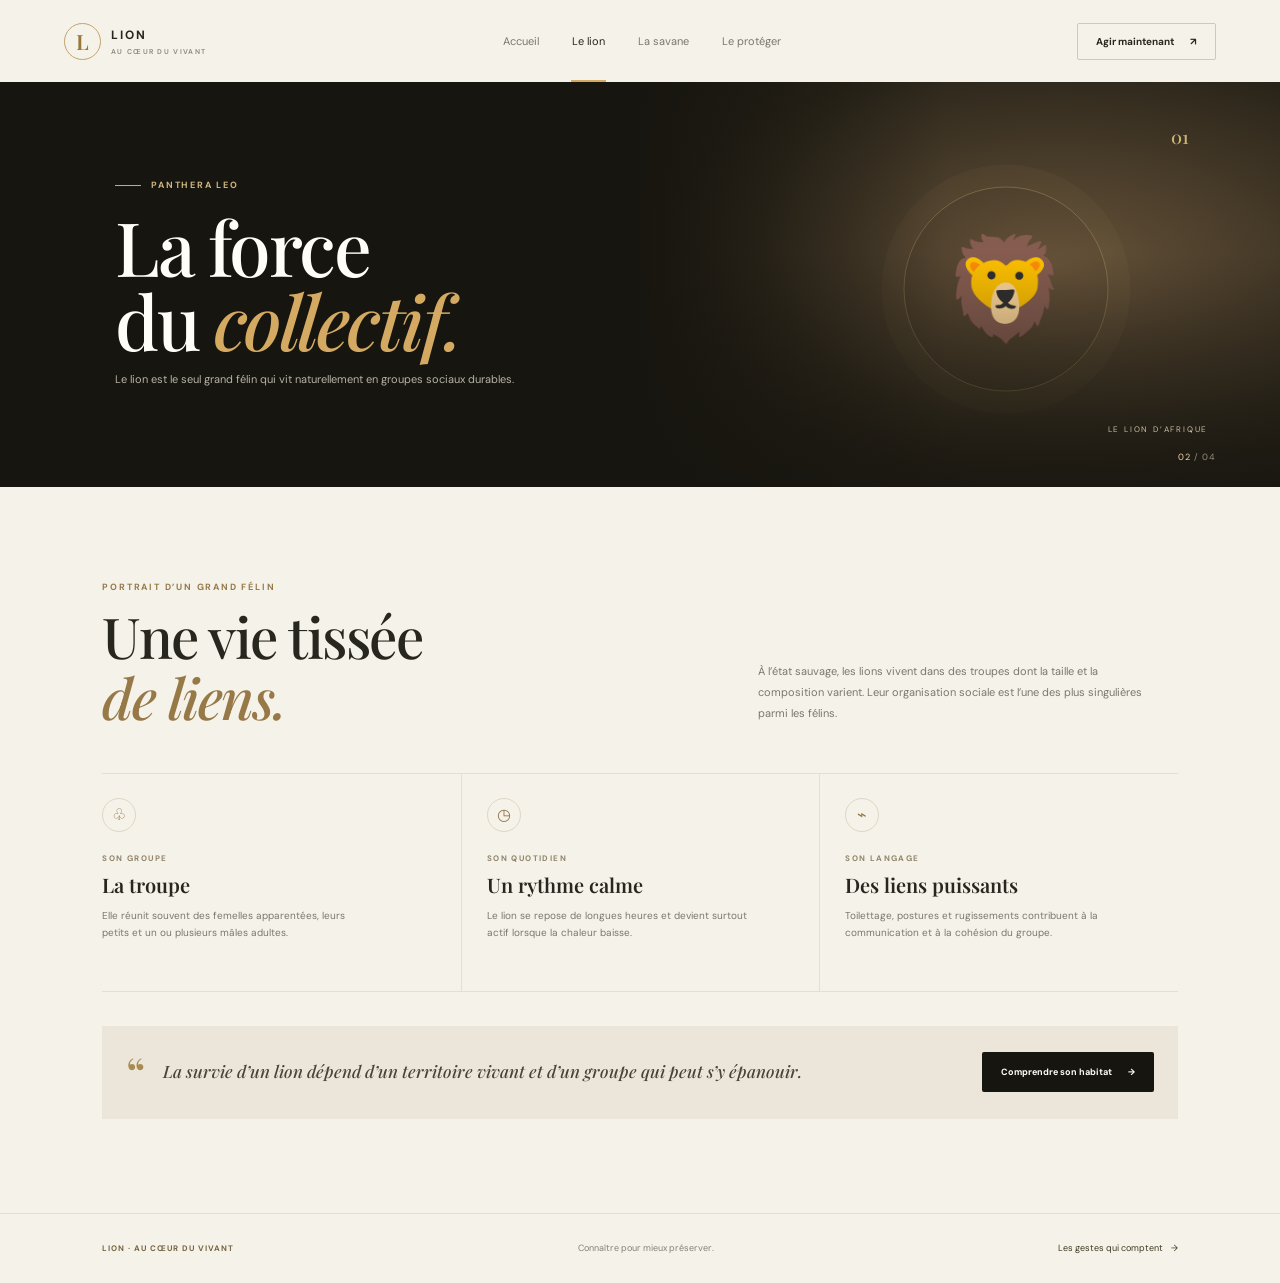
<file: lion/lion.html>
<!doctype html>
<html lang="fr">
<head>
  <meta charset="utf-8">
  <meta name="viewport" content="width=device-width, initial-scale=1">
  <meta name="theme-color" content="#17150f">
  <title>Le lion — Lion, au cœur du vivant</title>
  <link rel="stylesheet" href="style.css">
  <script src="app.js" defer></script>
</head>
<body data-page="lion">
  <header class="site-header">
    <button class="brand" type="button" data-go="index.html" aria-label="Accueil Lion"><span class="brand-mark">L</span><span class="brand-name">LION<small>AU CŒUR DU VIVANT</small></span></button>
    <nav class="main-nav" aria-label="Navigation principale"><button class="nav-button" type="button" data-go="index.html">Accueil</button><button class="nav-button is-active" type="button" data-go="lion.html">Le lion</button><button class="nav-button" type="button" data-go="savane.html">La savane</button><button class="nav-button" type="button" data-go="protection.html">Le protéger</button></nav>
    <button class="button button-outline header-cta" type="button" data-go="protection.html">Agir maintenant <span aria-hidden="true">↗</span></button>
  </header>
  <main>
    <section class="inner-hero lion-hero"><div class="inner-hero-copy"><p class="eyebrow"><span class="eyebrow-line"></span> PANTHERA LEO</p><h1>La force<br>du <em>collectif.</em></h1><p>Le lion est le seul grand félin qui vit naturellement en groupes sociaux durables.</p></div><div class="inner-art lion-art" aria-hidden="true"><span>01</span><div>🦁</div><small>LE LION D’AFRIQUE</small></div><div class="page-counter">02 <span>/ 04</span></div></section>
    <section class="section-wrap content-section"><div class="section-heading"><div><p class="section-tag">PORTRAIT D’UN GRAND FÉLIN</p><h2>Une vie tissée<br><em>de liens.</em></h2></div><p class="section-lead">À l’état sauvage, les lions vivent dans des troupes dont la taille et la composition varient. Leur organisation sociale est l’une des plus singulières parmi les félins.</p></div>
      <div class="stat-grid"><article><span class="stat-icon">♧</span><span class="stat-label">SON GROUPE</span><h3>La troupe</h3><p>Elle réunit souvent des femelles apparentées, leurs petits et un ou plusieurs mâles adultes.</p></article><article><span class="stat-icon">◷</span><span class="stat-label">SON QUOTIDIEN</span><h3>Un rythme calme</h3><p>Le lion se repose de longues heures et devient surtout actif lorsque la chaleur baisse.</p></article><article><span class="stat-icon">⌁</span><span class="stat-label">SON LANGAGE</span><h3>Des liens puissants</h3><p>Toilettage, postures et rugissements contribuent à la communication et à la cohésion du groupe.</p></article></div>
      <div class="quote-panel"><span class="quote-mark">“</span><blockquote>La survie d’un lion dépend d’un territoire vivant et d’un groupe qui peut s’y épanouir.</blockquote><button class="button button-dark" type="button" data-go="savane.html">Comprendre son habitat <span aria-hidden="true">→</span></button></div>
    </section>
  </main>
  <footer class="site-footer"><span>LION · AU CŒUR DU VIVANT</span><span>Connaître pour mieux préserver.</span><button type="button" data-go="protection.html">Les gestes qui comptent <span aria-hidden="true">→</span></button></footer>
</body>
</html>
</file>
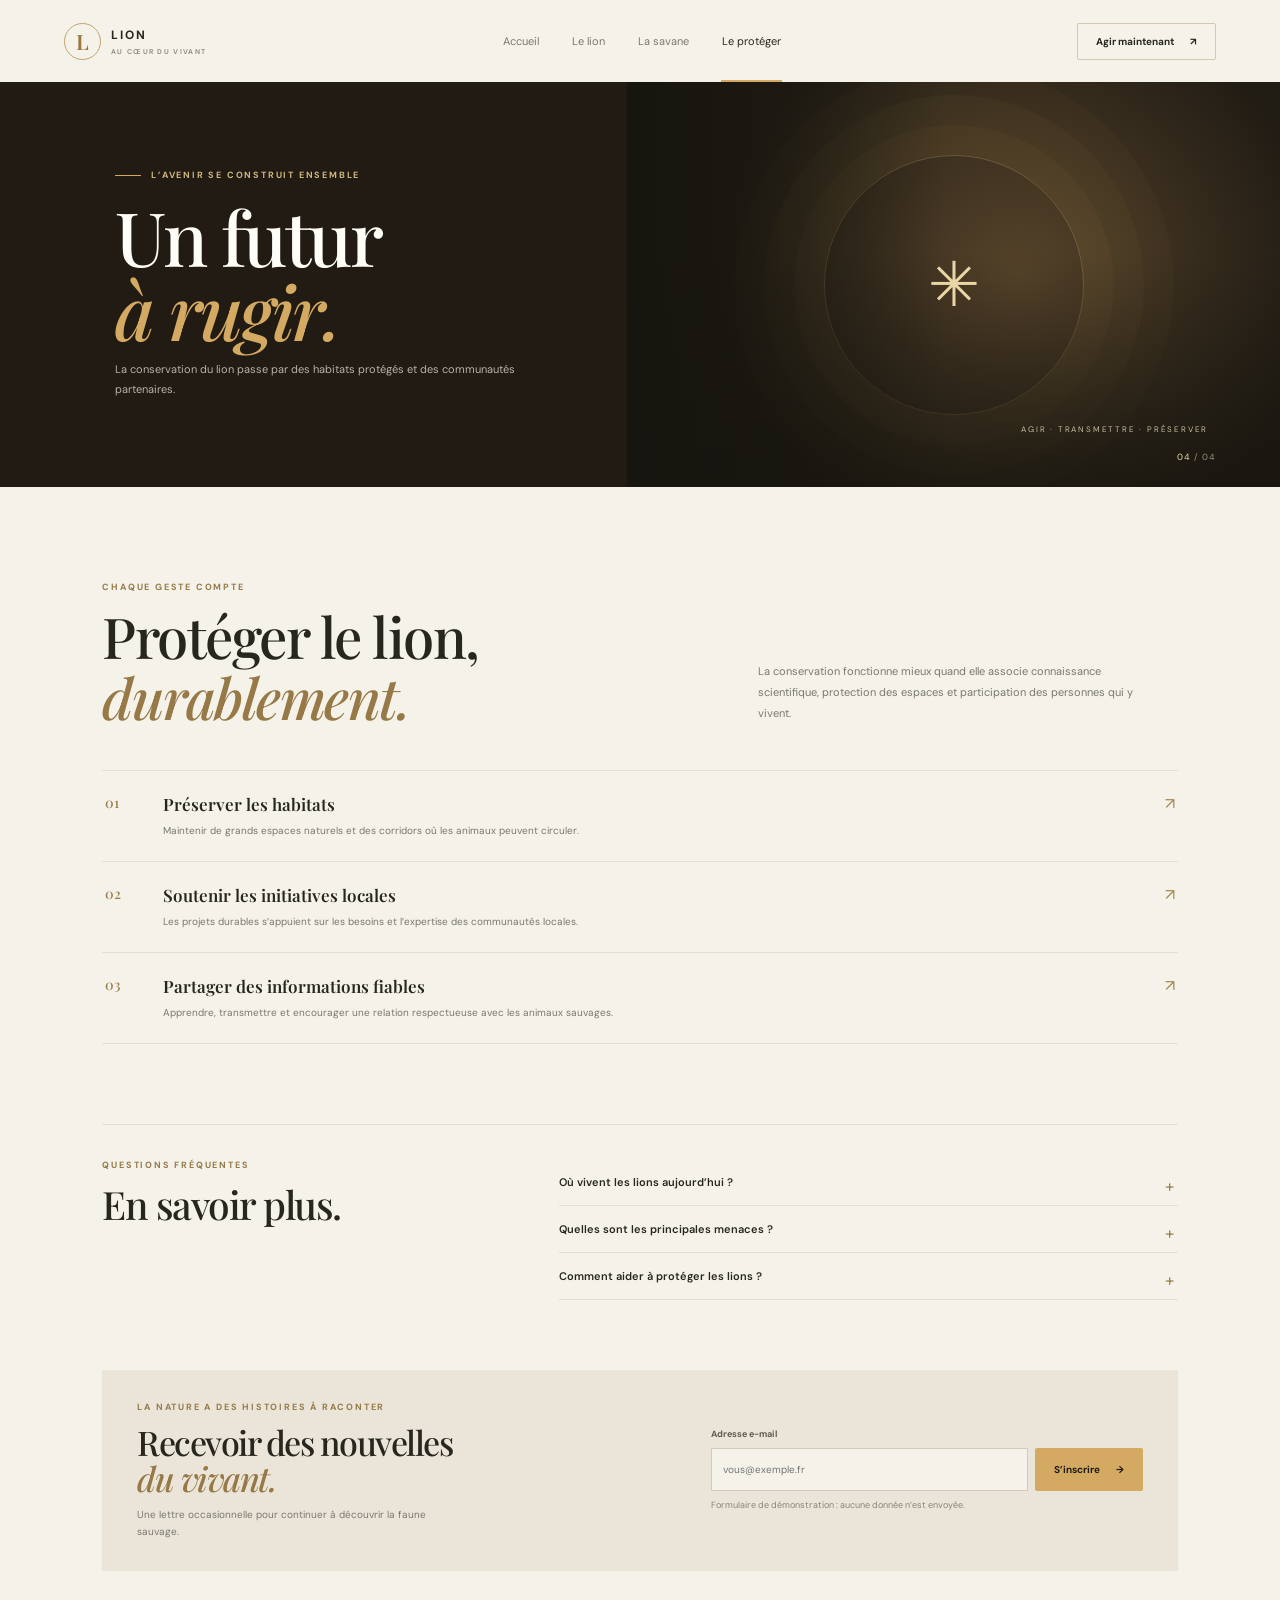
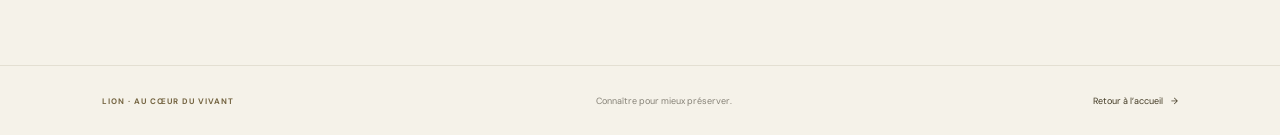
<file: lion/protection.html>
<!doctype html>
<html lang="fr">
<head>
  <meta charset="utf-8">
  <meta name="viewport" content="width=device-width, initial-scale=1">
  <meta name="theme-color" content="#17150f">
  <title>Le protéger — Lion, au cœur du vivant</title>
  <link rel="stylesheet" href="style.css">
  <script src="app.js" defer></script>
</head>
<body data-page="protection">
  <header class="site-header">
    <button class="brand" type="button" data-go="index.html" aria-label="Accueil Lion"><span class="brand-mark">L</span><span class="brand-name">LION<small>AU CŒUR DU VIVANT</small></span></button>
    <nav class="main-nav" aria-label="Navigation principale"><button class="nav-button" type="button" data-go="index.html">Accueil</button><button class="nav-button" type="button" data-go="lion.html">Le lion</button><button class="nav-button" type="button" data-go="savane.html">La savane</button><button class="nav-button is-active" type="button" data-go="protection.html">Le protéger</button></nav>
    <button class="button button-outline header-cta" type="button" data-go="protection.html">Agir maintenant <span aria-hidden="true">↗</span></button>
  </header>
  <main>
    <section class="inner-hero protect-hero"><div class="inner-hero-copy"><p class="eyebrow"><span class="eyebrow-line"></span> L’AVENIR SE CONSTRUIT ENSEMBLE</p><h1>Un futur<br><em>à rugir.</em></h1><p>La conservation du lion passe par des habitats protégés et des communautés partenaires.</p></div><div class="inner-art protect-art" aria-hidden="true"><div class="protect-sun">✳</div><div class="protect-rings"></div><small>AGIR · TRANSMETTRE · PRÉSERVER</small></div><div class="page-counter">04 <span>/ 04</span></div></section>
    <section class="section-wrap content-section"><div class="section-heading"><div><p class="section-tag">CHAQUE GESTE COMPTE</p><h2>Protéger le lion,<br><em>durablement.</em></h2></div><p class="section-lead">La conservation fonctionne mieux quand elle associe connaissance scientifique, protection des espaces et participation des personnes qui y vivent.</p></div>
      <div class="action-steps"><article><span>01</span><div><h3>Préserver les habitats</h3><p>Maintenir de grands espaces naturels et des corridors où les animaux peuvent circuler.</p></div><span class="step-mark">↗</span></article><article><span>02</span><div><h3>Soutenir les initiatives locales</h3><p>Les projets durables s’appuient sur les besoins et l’expertise des communautés locales.</p></div><span class="step-mark">↗</span></article><article><span>03</span><div><h3>Partager des informations fiables</h3><p>Apprendre, transmettre et encourager une relation respectueuse avec les animaux sauvages.</p></div><span class="step-mark">↗</span></article></div>
      <section class="faq-section"><div><p class="section-tag">QUESTIONS FRÉQUENTES</p><h2>En savoir plus.</h2></div><div class="faq-list"><details><summary>Où vivent les lions aujourd’hui ?</summary><p>Les lions vivent principalement dans certaines régions d’Afrique subsaharienne. Une petite population de lions d’Asie subsiste également dans la forêt de Gir, en Inde.</p></details><details><summary>Quelles sont les principales menaces ?</summary><p>La perte et la fragmentation des habitats, la diminution des proies et les conflits avec les activités humaines figurent parmi les pressions importantes.</p></details><details><summary>Comment aider à protéger les lions ?</summary><p>S’informer auprès de sources sérieuses, soutenir des organisations de conservation reconnues et choisir un tourisme respectueux de la faune sont des pistes utiles.</p></details></div></section>
      <div class="newsletter"><div><p class="section-tag">LA NATURE A DES HISTOIRES À RACONTER</p><h2>Recevoir des nouvelles<br><em>du vivant.</em></h2><p>Une lettre occasionnelle pour continuer à découvrir la faune sauvage.</p></div><form id="newsletter-form"><label for="email">Adresse e-mail</label><div class="newsletter-row"><input id="email" type="email" placeholder="vous@exemple.fr" required><button class="button button-gold" type="submit">S’inscrire <span aria-hidden="true">→</span></button></div><p class="form-note" id="form-note" aria-live="polite">Formulaire de démonstration : aucune donnée n’est envoyée.</p></form></div>
    </section>
  </main>
  <footer class="site-footer"><span>LION · AU CŒUR DU VIVANT</span><span>Connaître pour mieux préserver.</span><button type="button" data-go="index.html">Retour à l’accueil <span aria-hidden="true">→</span></button></footer>
</body>
</html>
</file>
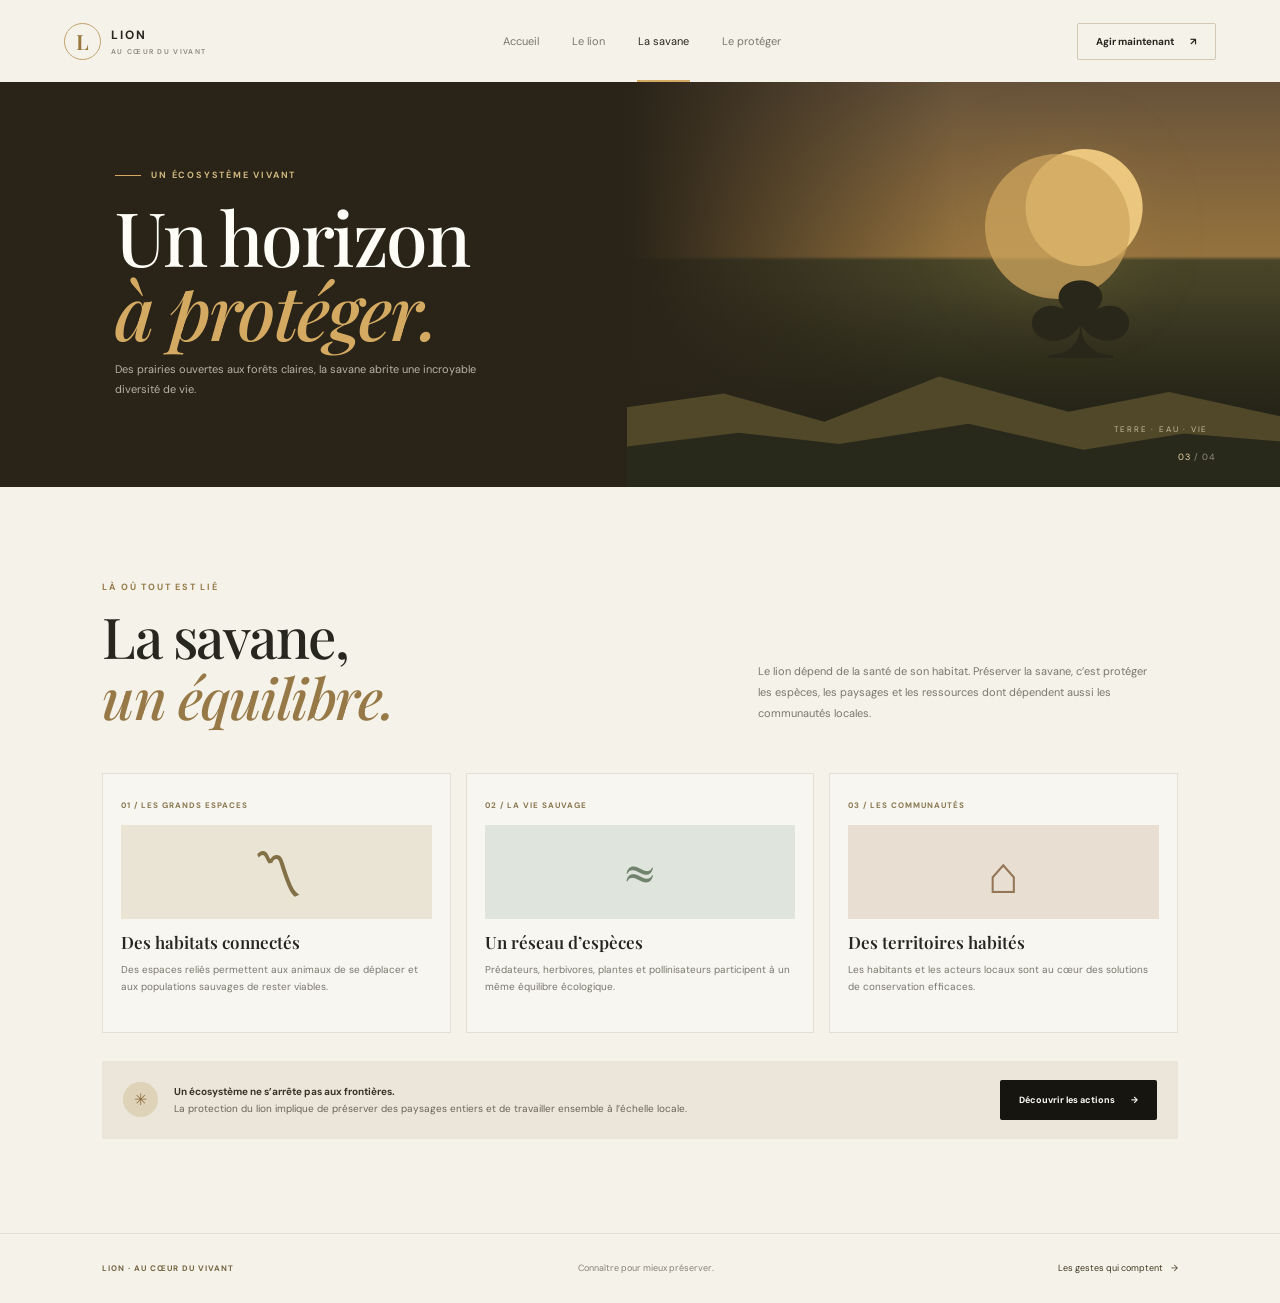
<file: lion/savane.html>
<!doctype html>
<html lang="fr">
<head>
  <meta charset="utf-8">
  <meta name="viewport" content="width=device-width, initial-scale=1">
  <meta name="theme-color" content="#17150f">
  <title>La savane — Lion, au cœur du vivant</title>
  <link rel="stylesheet" href="style.css">
  <script src="app.js" defer></script>
</head>
<body data-page="savane">
  <header class="site-header">
    <button class="brand" type="button" data-go="index.html" aria-label="Accueil Lion"><span class="brand-mark">L</span><span class="brand-name">LION<small>AU CŒUR DU VIVANT</small></span></button>
    <nav class="main-nav" aria-label="Navigation principale"><button class="nav-button" type="button" data-go="index.html">Accueil</button><button class="nav-button" type="button" data-go="lion.html">Le lion</button><button class="nav-button is-active" type="button" data-go="savane.html">La savane</button><button class="nav-button" type="button" data-go="protection.html">Le protéger</button></nav>
    <button class="button button-outline header-cta" type="button" data-go="protection.html">Agir maintenant <span aria-hidden="true">↗</span></button>
  </header>
  <main>
    <section class="inner-hero savanna-hero"><div class="inner-hero-copy"><p class="eyebrow"><span class="eyebrow-line"></span> UN ÉCOSYSTÈME VIVANT</p><h1>Un horizon<br><em>à protéger.</em></h1><p>Des prairies ouvertes aux forêts claires, la savane abrite une incroyable diversité de vie.</p></div><div class="inner-art landscape-art" aria-hidden="true"><div class="sun-disc"></div><div class="acacia">♣</div><div class="landscape-line line-a"></div><div class="landscape-line line-b"></div><small>TERRE · EAU · VIE</small></div><div class="page-counter">03 <span>/ 04</span></div></section>
    <section class="section-wrap content-section"><div class="section-heading"><div><p class="section-tag">LÀ OÙ TOUT EST LIÉ</p><h2>La savane,<br><em>un équilibre.</em></h2></div><p class="section-lead">Le lion dépend de la santé de son habitat. Préserver la savane, c’est protéger les espèces, les paysages et les ressources dont dépendent aussi les communautés locales.</p></div>
      <div class="ecosystem-grid"><article class="eco-card"><span class="eco-number">01 / LES GRANDS ESPACES</span><div class="eco-illustration grass">〽</div><h3>Des habitats connectés</h3><p>Des espaces reliés permettent aux animaux de se déplacer et aux populations sauvages de rester viables.</p></article><article class="eco-card"><span class="eco-number">02 / LA VIE SAUVAGE</span><div class="eco-illustration water">≈</div><h3>Un réseau d’espèces</h3><p>Prédateurs, herbivores, plantes et pollinisateurs participent à un même équilibre écologique.</p></article><article class="eco-card"><span class="eco-number">03 / LES COMMUNAUTÉS</span><div class="eco-illustration people">⌂</div><h3>Des territoires habités</h3><p>Les habitants et les acteurs locaux sont au cœur des solutions de conservation efficaces.</p></article></div>
      <div class="info-band"><div class="info-icon">✳</div><p><strong>Un écosystème ne s’arrête pas aux frontières.</strong><br>La protection du lion implique de préserver des paysages entiers et de travailler ensemble à l’échelle locale.</p><button class="button button-dark" type="button" data-go="protection.html">Découvrir les actions <span aria-hidden="true">→</span></button></div>
    </section>
  </main>
  <footer class="site-footer"><span>LION · AU CŒUR DU VIVANT</span><span>Connaître pour mieux préserver.</span><button type="button" data-go="protection.html">Les gestes qui comptent <span aria-hidden="true">→</span></button></footer>
</body>
</html>
</file>
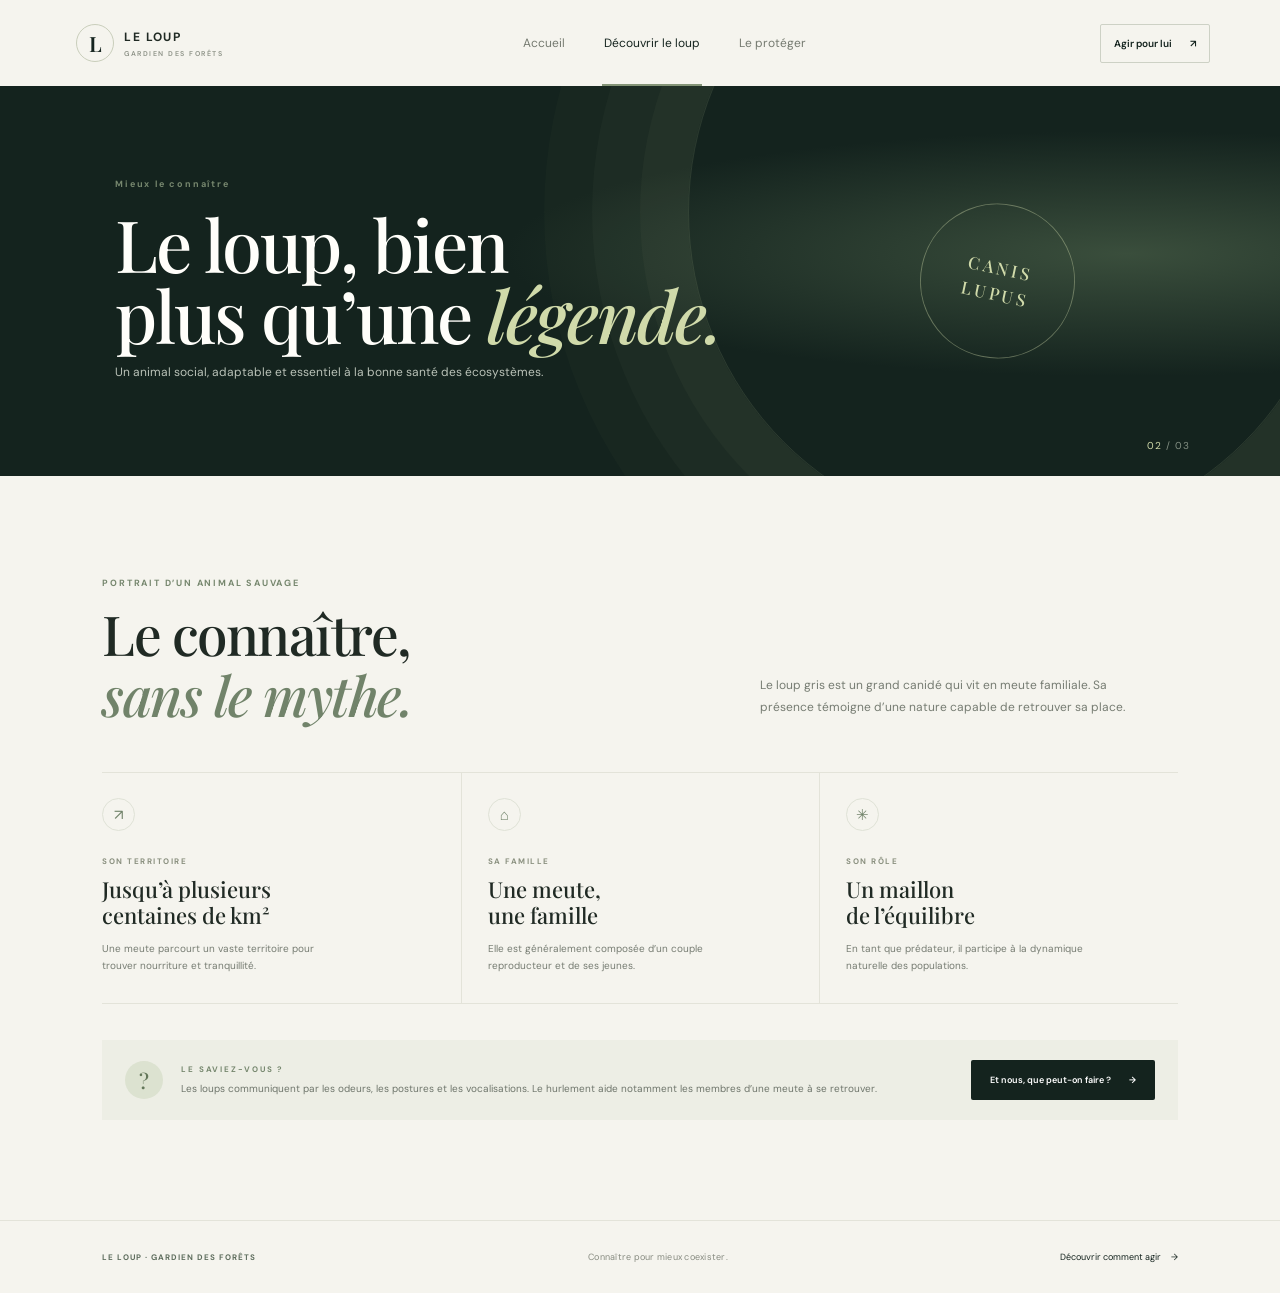
<file: loup/espece.html>
<!doctype html>
<html lang="fr">
<head>
  <meta charset="utf-8">
  <meta name="viewport" content="width=device-width, initial-scale=1">
  <meta name="theme-color" content="#14231e">
  <title>Découvrir le loup — Le Loup</title>
  <link rel="stylesheet" href="style.css">
  <script src="app.js" defer></script>
</head>
<body data-page="espece">
  <header class="site-header">
    <button class="brand" type="button" data-go="index.html" aria-label="Accueil Le Loup"><span class="brand-icon">L</span><span>LE LOUP<small>GARDIEN DES FORÊTS</small></span></button>
    <nav class="main-nav" aria-label="Navigation principale">
      <button class="nav-button" type="button" data-go="index.html">Accueil</button>
      <button class="nav-button is-active" type="button" data-go="espece.html">Découvrir le loup</button>
      <button class="nav-button" type="button" data-go="protection.html">Le protéger</button>
    </nav>
    <button class="button button-outline header-cta" type="button" data-go="protection.html">Agir pour lui <span aria-hidden="true">↗</span></button>
  </header>

  <main>
    <section class="page-hero species-hero"><div class="page-hero-content"><p class="eyebrow"><span></span> Mieux le connaître</p><h1>Le loup, bien<br>plus qu’une <em>légende.</em></h1><p>Un animal social, adaptable et essentiel à la bonne santé des écosystèmes.</p></div><div class="page-hero-number">02 <span>/ 03</span></div><div class="species-stamp" aria-hidden="true">CANIS<br>LUPUS</div></section>

    <section class="section-wrap facts-section">
      <div class="section-heading"><div><p class="section-kicker">PORTRAIT D’UN ANIMAL SAUVAGE</p><h2>Le connaître,<br><em>sans le mythe.</em></h2></div><p class="section-lead">Le loup gris est un grand canidé qui vit en meute familiale. Sa présence témoigne d’une nature capable de retrouver sa place.</p></div>
      <div class="fact-grid">
        <article class="fact-card"><span class="fact-icon">↗</span><span class="fact-label">SON TERRITOIRE</span><strong>Jusqu’à plusieurs<br>centaines de km²</strong><p>Une meute parcourt un vaste territoire pour trouver nourriture et tranquillité.</p></article>
        <article class="fact-card"><span class="fact-icon">⌂</span><span class="fact-label">SA FAMILLE</span><strong>Une meute,<br>une famille</strong><p>Elle est généralement composée d’un couple reproducteur et de ses jeunes.</p></article>
        <article class="fact-card"><span class="fact-icon">✳</span><span class="fact-label">SON RÔLE</span><strong>Un maillon<br>de l’équilibre</strong><p>En tant que prédateur, il participe à la dynamique naturelle des populations.</p></article>
      </div>
      <div class="did-you-know"><span class="know-mark">?</span><div><p class="section-kicker">LE SAVIEZ-VOUS ?</p><p>Les loups communiquent par les odeurs, les postures et les vocalisations. Le hurlement aide notamment les membres d’une meute à se retrouver.</p></div><button class="button button-dark" type="button" data-go="protection.html">Et nous, que peut-on faire ? <span aria-hidden="true">→</span></button></div>
    </section>
  </main>
  <footer class="site-footer"><span>LE LOUP · GARDIEN DES FORÊTS</span><span>Connaître pour mieux coexister.</span><button type="button" data-go="protection.html">Découvrir comment agir <span aria-hidden="true">→</span></button></footer>
</body>
</html>
</file>
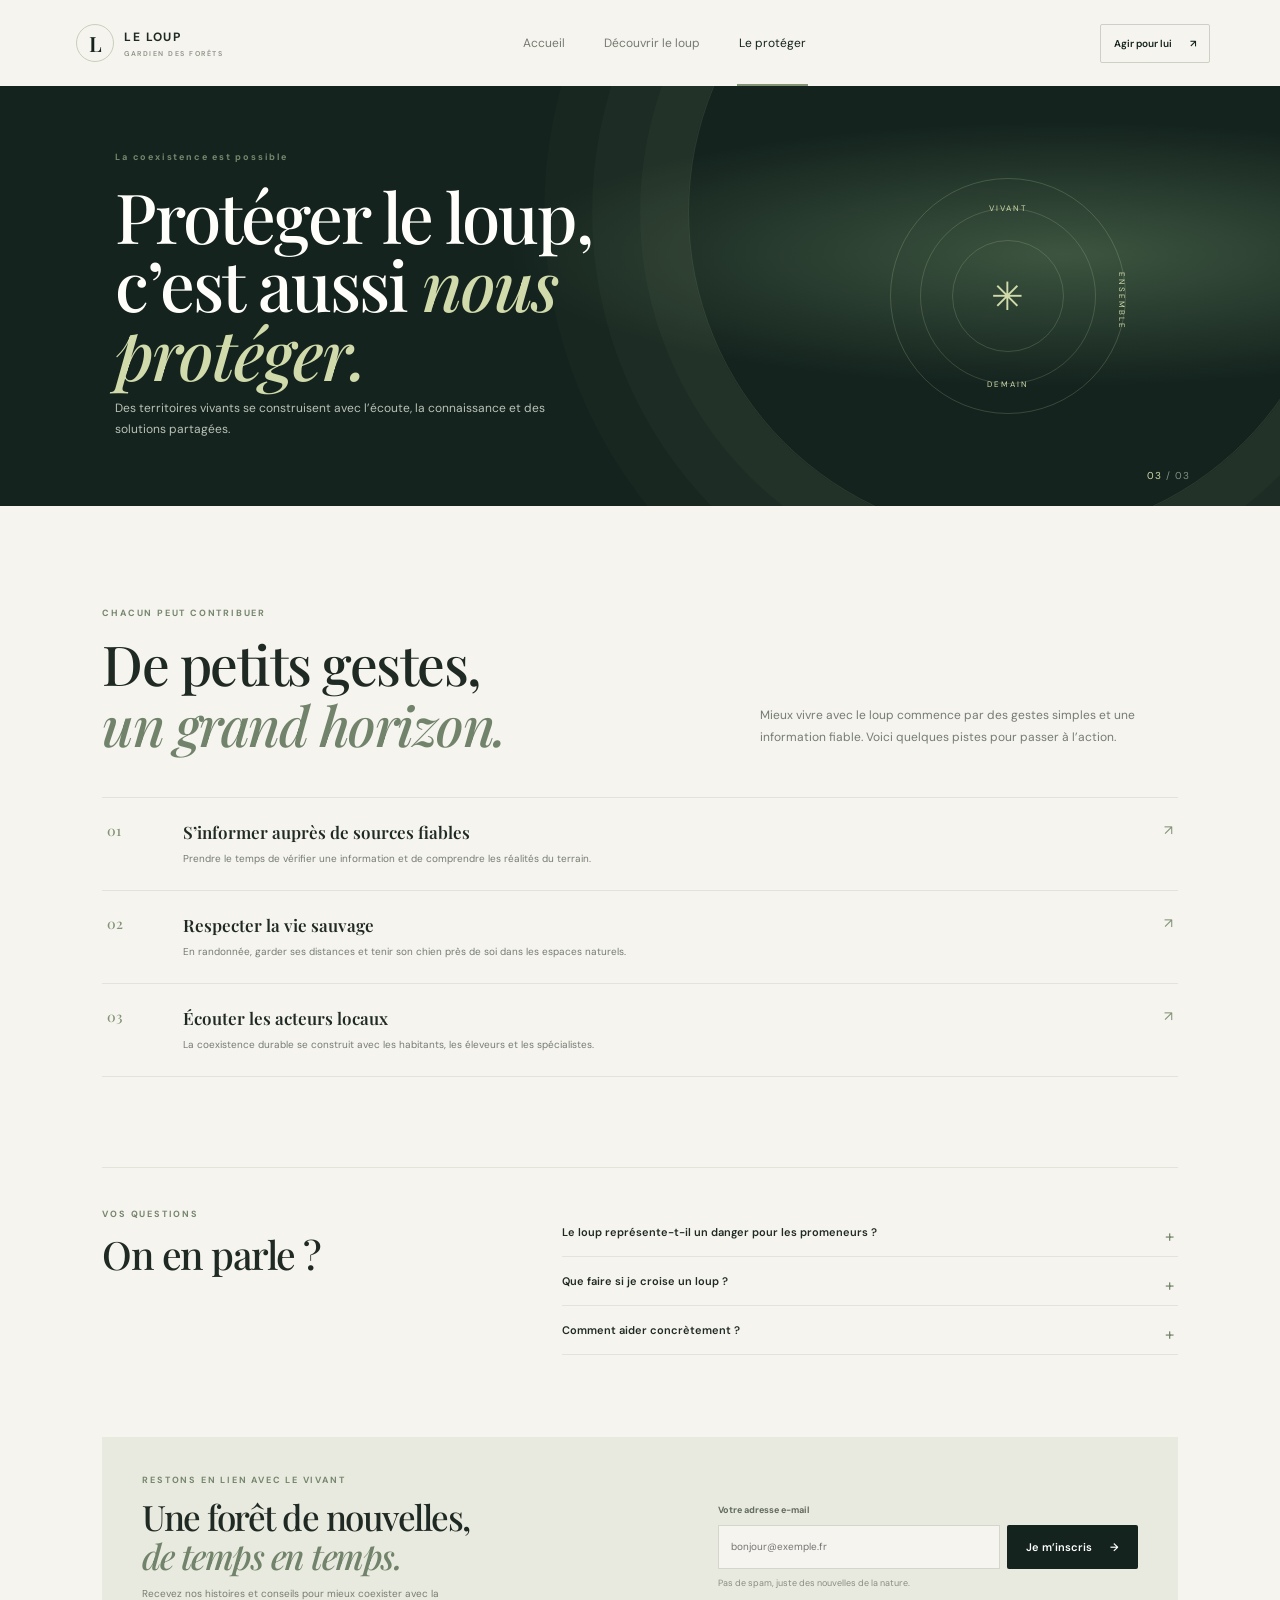
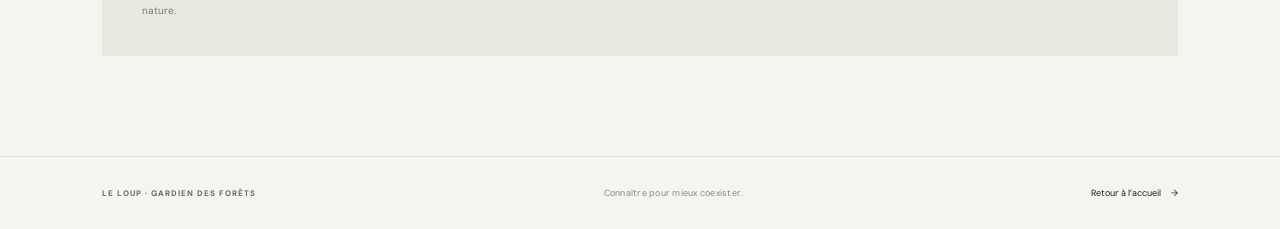
<file: loup/protection.html>
<!doctype html>
<html lang="fr">
<head>
  <meta charset="utf-8">
  <meta name="viewport" content="width=device-width, initial-scale=1">
  <meta name="theme-color" content="#14231e">
  <title>Protéger le loup — Le Loup</title>
  <link rel="stylesheet" href="style.css">
  <script src="app.js" defer></script>
</head>
<body data-page="protection">
  <header class="site-header">
    <button class="brand" type="button" data-go="index.html" aria-label="Accueil Le Loup"><span class="brand-icon">L</span><span>LE LOUP<small>GARDIEN DES FORÊTS</small></span></button>
    <nav class="main-nav" aria-label="Navigation principale">
      <button class="nav-button" type="button" data-go="index.html">Accueil</button>
      <button class="nav-button" type="button" data-go="espece.html">Découvrir le loup</button>
      <button class="nav-button is-active" type="button" data-go="protection.html">Le protéger</button>
    </nav>
    <button class="button button-outline header-cta" type="button" data-go="protection.html">Agir pour lui <span aria-hidden="true">↗</span></button>
  </header>

  <main>
    <section class="page-hero protect-hero"><div class="page-hero-content"><p class="eyebrow"><span></span> La coexistence est possible</p><h1>Protéger le loup,<br>c’est aussi <em>nous protéger.</em></h1><p>Des territoires vivants se construisent avec l’écoute, la connaissance et des solutions partagées.</p></div><div class="page-hero-number">03 <span>/ 03</span></div><div class="protect-orbit" aria-hidden="true"><span>VIVANT</span><span>ENSEMBLE</span><span>DEMAIN</span><i>✳</i></div></section>

    <section class="section-wrap action-section">
      <div class="section-heading"><div><p class="section-kicker">CHACUN PEUT CONTRIBUER</p><h2>De petits gestes,<br><em>un grand horizon.</em></h2></div><p class="section-lead">Mieux vivre avec le loup commence par des gestes simples et une information fiable. Voici quelques pistes pour passer à l’action.</p></div>
      <div class="action-list"><article><span class="action-index">01</span><div><h3>S’informer auprès de sources fiables</h3><p>Prendre le temps de vérifier une information et de comprendre les réalités du terrain.</p></div><span class="action-arrow" aria-hidden="true">↗</span></article><article><span class="action-index">02</span><div><h3>Respecter la vie sauvage</h3><p>En randonnée, garder ses distances et tenir son chien près de soi dans les espaces naturels.</p></div><span class="action-arrow" aria-hidden="true">↗</span></article><article><span class="action-index">03</span><div><h3>Écouter les acteurs locaux</h3><p>La coexistence durable se construit avec les habitants, les éleveurs et les spécialistes.</p></div><span class="action-arrow" aria-hidden="true">↗</span></article></div>
      <section class="faq-section" aria-labelledby="faq-title"><div><p class="section-kicker">VOS QUESTIONS</p><h2 id="faq-title">On en parle ?</h2></div><div class="faq-list"><details><summary>Le loup représente-t-il un danger pour les promeneurs ?</summary><p>Le loup évite généralement l’humain. En milieu naturel, respectez la faune, gardez vos distances et ne cherchez pas à approcher un animal sauvage.</p></details><details><summary>Que faire si je croise un loup ?</summary><p>Restez calme, ne courez pas et laissez-lui un chemin de fuite. Éloignez-vous tranquillement sans tenter de le nourrir ni de le suivre.</p></details><details><summary>Comment aider concrètement ?</summary><p>Vous pouvez partager des ressources vérifiées, soutenir les initiatives locales et participer aux échanges autour de la coexistence.</p></details></div></section>
      <div class="newsletter"><div><p class="section-kicker">RESTONS EN LIEN AVEC LE VIVANT</p><h2>Une forêt de nouvelles,<br><em>de temps en temps.</em></h2><p>Recevez nos histoires et conseils pour mieux coexister avec la nature.</p></div><form class="newsletter-form" id="newsletter-form"><label for="email">Votre adresse e-mail</label><div class="newsletter-input"><input id="email" type="email" placeholder="bonjour@exemple.fr" required><button class="button button-dark" type="submit">Je m’inscris <span aria-hidden="true">→</span></button></div><p class="form-message" id="form-message" aria-live="polite">Pas de spam, juste des nouvelles de la nature.</p></form></div>
    </section>
  </main>
  <footer class="site-footer"><span>LE LOUP · GARDIEN DES FORÊTS</span><span>Connaître pour mieux coexister.</span><button type="button" data-go="index.html">Retour à l’accueil <span aria-hidden="true">→</span></button></footer>
</body>
</html>
</file>
<file: chat/style.css>
@import url('https://fonts.googleapis.com/css2?family=DM+Sans:wght@400;500;600;700&family=Manrope:wght@400;500;600;700;800&display=swap');

:root {
  color-scheme: light;
  --ink: #29263d;
  --muted: #89869a;
  --purple: #7768e8;
  --purple-dark: #6758d7;
  --lavender: #f0efff;
  --line: #efedf4;
  --surface: #fff;
  --page: #f7f7fc;
  font-family: 'DM Sans', sans-serif;
  font-synthesis: none;
  text-rendering: optimizeLegibility;
}

* { box-sizing: border-box; }
body { margin: 0; min-width: 320px; color: var(--ink); background: var(--page); }
button, input { font: inherit; }
button { color: inherit; }
.landing-page { min-height: 100vh; padding: 0 7.2%; display: flex; flex-direction: column; overflow: hidden; }
.site-header { height: 98px; display: flex; align-items: center; justify-content: space-between; }
.brand { display: inline-flex; align-items: center; gap: 10px; font: 800 23px 'Manrope', sans-serif; letter-spacing: -1.2px; }
.brand-mark { width: 36px; height: 36px; display: grid; place-items: center; border-radius: 13px; background: var(--purple); color: white; font: 800 20px 'Manrope', sans-serif; letter-spacing: -2px; box-shadow: 0 7px 16px #7768e83b; }
.button { display: inline-flex; align-items: center; justify-content: center; gap: 17px; border: 0; border-radius: 13px; cursor: pointer; font-weight: 700; transition: transform .18s ease, background .18s ease, box-shadow .18s ease; }
.button:hover { transform: translateY(-2px); }
.button:focus-visible, .icon-button:focus-visible, .send-button:focus-visible, .contact-card:focus-visible { outline: 3px solid #aca3ff; outline-offset: 3px; }
.button-quiet { padding: 12px 21px; background: transparent; color: #5c586e; }
.button-quiet:hover { background: #eeedf7; }
.hero { width: min(1160px, 100%); flex: 1; align-self: center; display: grid; grid-template-columns: 1.08fr .92fr; align-items: center; gap: 45px; padding: 20px 0 65px; }
.hero-copy { padding: 12px 0 0; }
.eyebrow { display: flex; align-items: center; gap: 9px; color: #77738b; font-size: 13px; font-weight: 600; letter-spacing: .15px; }
.status-dot { width: 8px; height: 8px; display: inline-block; border-radius: 50%; background: #69cda8; box-shadow: 0 0 0 4px #69cda81c; }
h1, h2, p { margin-top: 0; }
.hero h1 { max-width: 580px; margin: 24px 0 19px; font: 800 clamp(42px, 5.2vw, 66px)/1.14 'Manrope', sans-serif; letter-spacing: -3.7px; }
.hero h1 span { color: var(--purple); }
.hero-description { max-width: 455px; color: #7f7b90; font-size: 16px; line-height: 1.8; }
.hero-actions { margin-top: 28px; }
.button-primary { min-height: 54px; padding: 0 22px; background: var(--purple); color: white; box-shadow: 0 10px 22px #7768e83b; }
.button-primary:hover { background: var(--purple-dark); box-shadow: 0 12px 24px #7768e84d; }
.button-primary span { font-size: 18px; }
.privacy-note { margin: 13px 0 0 3px; color: #9692a4; font-size: 12px; }
.privacy-note span { color: #e9b85d; margin-right: 5px; }
.member-proof { display: flex; align-items: center; gap: 14px; margin-top: 48px; }
.member-proof p { margin: 0; color: #9692a4; font-size: 11px; line-height: 1.65; }
.member-proof strong { color: #5c586e; font-size: 12px; }
.avatar-stack { display: flex; padding-left: 5px; }
.avatar { position: relative; width: 44px; height: 44px; flex: 0 0 auto; display: inline-grid; place-items: center; border: 3px solid white; border-radius: 50%; font-size: 14px; font-weight: 700; }
.avatar-stack .avatar { width: 37px; height: 37px; margin-left: -7px; font-size: 11px; }
.avatar-peach { color: #9b5e54; background: #ffe3d9; }
.avatar-lilac { color: #665ba0; background: #e8e2ff; }
.avatar-mint { color: #438d7b; background: #d8f2e8; }
.avatar-blue { color: #4d7d9d; background: #dceeff; }
.preview-wrap { min-height: 470px; position: relative; display: grid; place-items: center; }
.preview-wrap::before { content: ''; position: absolute; width: 400px; height: 400px; border-radius: 50%; background: #efedff; }
.chat-preview { position: relative; width: min(100%, 390px); padding: 19px 21px 20px; border: 1px solid #ffffffc7; border-radius: 23px; background: #ffffffed; box-shadow: 0 28px 75px #38305d16; transform: rotate(1deg); }
.preview-topbar { height: 24px; display: flex; justify-content: space-between; align-items: center; color: #aaa7b5; font-size: 11px; }
.window-dots { display: flex; gap: 4px; }
.window-dots i { width: 6px; height: 6px; border-radius: 50%; background: #e6e3ef; }
.preview-label { margin-left: 18px; }
.more-dots { letter-spacing: 2px; }
.preview-person { display: flex; align-items: center; gap: 11px; padding: 18px 0 20px; border-bottom: 1px solid #f2f0f6; }
.avatar-large { width: 42px; height: 42px; border-width: 0; }
.preview-person strong, .preview-person span:not(.avatar) { display: block; }
.preview-person strong { font-size: 13px; }
.preview-person div:nth-child(2) span { margin-top: 4px; color: #8d899a; font-size: 10px; }
.preview-person .status-dot { width: 6px; height: 6px; margin: 0 4px 1px 0; box-shadow: none; }
.call-icon { margin-left: auto; color: #8883a0; font-size: 24px; transform: rotate(-45deg); }
.preview-date { padding: 20px 0 14px; color: #aaa6b7; text-align: center; font-size: 9px; font-weight: 700; letter-spacing: 1px; }
.bubble { width: fit-content; max-width: 82%; margin-bottom: 10px; padding: 11px 13px; border-radius: 13px; font-size: 12px; line-height: 1.55; }
.bubble-theirs { color: #555165; background: #f4f3f8; border-bottom-left-radius: 4px; }
.bubble-mine { margin-left: auto; color: white; background: var(--purple); border-bottom-right-radius: 4px; }
.preview-input { height: 42px; display: flex; align-items: center; justify-content: space-between; margin-top: 18px; padding: 0 8px 0 13px; border: 1px solid #efedf4; border-radius: 12px; color: #b2afbc; font-size: 11px; }
.send-icon { width: 27px; height: 27px; display: grid; place-items: center; border-radius: 9px; background: var(--purple); color: white; font-size: 17px; }
.sparkle { position: absolute; z-index: 1; color: #e8b65c; }
.sparkle-one { top: 40px; right: 40px; font-size: 31px; }
.sparkle-two { bottom: 51px; left: 12px; color: #b5acef; font-size: 25px; }
.floating-note { position: absolute; right: -4px; bottom: 42px; display: flex; align-items: center; gap: 11px; padding: 13px 17px 13px 12px; border: 1px solid #fff; border-radius: 15px; background: #fff; box-shadow: 0 13px 34px #38305d14; transform: rotate(-2deg); }
.note-icon { width: 34px; height: 34px; display: grid; place-items: center; border-radius: 11px; background: #fff0f0; color: #ed8a92; font-size: 17px; }
.floating-note strong, .floating-note small { display: block; }
.floating-note strong { font-size: 11px; }
.floating-note small { margin-top: 4px; color: #9995a7; font-size: 9px; }
.site-footer { min-height: 55px; display: flex; align-items: center; justify-content: space-between; border-top: 1px solid #eeedf4; color: #aaa7b5; font-size: 11px; }
.heart { color: #e8899a; }

/* Messenger page */
.messages-page { min-height: 100vh; padding: 32px; display: grid; place-items: center; }
.messenger-shell { width: min(1180px, 100%); height: min(800px, calc(100vh - 64px)); min-height: 580px; display: grid; grid-template-columns: 335px minmax(0, 1fr); overflow: hidden; border: 1px solid #eeedf4; border-radius: 22px; background: var(--surface); box-shadow: 0 24px 80px #39345612; }
.inbox-panel { min-width: 0; display: flex; flex-direction: column; padding: 26px 20px 17px; border-right: 1px solid var(--line); }
.inbox-heading, .inbox-title-row, .conversation-header, .conversation-actions, .conversation-person, .profile-card { display: flex; align-items: center; }
.inbox-heading { justify-content: space-between; }
.icon-button { width: 38px; height: 38px; display: grid; place-items: center; border: 1px solid var(--line); border-radius: 12px; background: white; color: #77728c; cursor: pointer; font-size: 19px; }
.icon-button:hover { background: #f8f7fd; }
.inbox-title-row { gap: 9px; margin-top: 34px; }
.inbox-title-row h1 { margin: 0; font: 800 23px 'Manrope', sans-serif; letter-spacing: -.8px; }
.unread-count { min-width: 20px; height: 20px; display: grid; place-items: center; border-radius: 7px; background: var(--lavender); color: var(--purple); font-size: 10px; font-weight: 700; }
.search-box { height: 42px; display: flex; align-items: center; gap: 9px; margin-top: 20px; padding: 0 12px; border: 1px solid #eeedf4; border-radius: 11px; color: #9a96a8; }
.search-box span { font-size: 20px; transform: rotate(-45deg); }
.search-box input, .composer-input input { width: 100%; border: 0; outline: 0; background: transparent; color: var(--ink); }
.search-box input { font-size: 11px; }
.search-box input::placeholder, .composer-input input::placeholder { color: #aaa7b5; }
.filter-row { display: flex; gap: 8px; margin: 17px 0 11px; }
.filter-chip { padding: 7px 11px; border: 0; border-radius: 9px; background: transparent; color: #8c889a; cursor: pointer; font-size: 11px; }
.filter-chip.is-selected { background: #f1efff; color: var(--purple); font-weight: 700; }
.filter-chip span { margin-left: 3px; }
.contact-list { display: flex; flex-direction: column; gap: 4px; }
.contact-card { width: 100%; min-width: 0; display: flex; align-items: center; gap: 10px; padding: 12px 9px; border: 0; border-radius: 13px; background: transparent; text-align: left; cursor: pointer; }
.contact-card:hover { background: #faf9fd; }
.contact-card.is-active { background: #f4f2ff; }
.contact-card .avatar { width: 43px; height: 43px; border: 0; }
.online-indicator { position: absolute; right: 0; bottom: 1px; width: 11px; height: 11px; border: 2px solid white; border-radius: 50%; background: #69cda8; }
.contact-copy { min-width: 0; flex: 1; }
.contact-copy strong, .contact-copy span { display: block; overflow: hidden; text-overflow: ellipsis; white-space: nowrap; }
.contact-copy strong { margin-bottom: 5px; font-size: 12px; }
.contact-copy span { color: #9290a0; font-size: 10px; }
.contact-meta { align-self: stretch; display: flex; flex-direction: column; align-items: flex-end; justify-content: space-between; padding: 3px 0; color: #a09dad; font-size: 9px; }
.unread-dot { width: 7px; height: 7px; border-radius: 50%; background: var(--purple); }
.profile-card { gap: 10px; margin-top: auto; padding: 13px 0 0; border-top: 1px solid var(--line); }
.profile-card .avatar { border: 0; }
.avatar-profile { color: #806f52; background: #f7e8c8; }
.profile-card strong, .profile-card small { display: block; }
.profile-card strong { font-size: 11px; }
.profile-card small { margin-top: 4px; color: #9995a7; font-size: 10px; }
.profile-menu { margin-left: auto; border: 0; background: transparent; color: #9995a7; letter-spacing: 2px; cursor: pointer; }
.conversation-panel { min-width: 0; display: flex; flex-direction: column; padding: 0 32px 18px; }
.conversation-header { min-height: 88px; justify-content: space-between; border-bottom: 1px solid var(--line); }
.conversation-person { gap: 11px; }
.conversation-person .avatar { border: 0; }
.conversation-person h2 { margin: 0 0 5px; font: 700 14px 'Manrope', sans-serif; }
.conversation-person p { margin: 0; color: #8e8b9b; font-size: 10px; }
.conversation-person .status-dot { width: 6px; height: 6px; margin: 0 5px 1px 0; box-shadow: none; }
.conversation-actions { gap: 9px; }
.message-history { flex: 1; display: flex; flex-direction: column; align-items: flex-start; overflow-y: auto; padding: 24px 4px 17px; }
.day-divider { width: 100%; display: flex; align-items: center; gap: 12px; margin: 4px 0 27px; color: #aaa6b5; font-size: 10px; }
.day-divider span { height: 1px; flex: 1; background: #f0eef5; }
.message-time { margin: 0 0 8px 42px; color: #aaa6b5; font-size: 9px; }
.message-row { max-width: 75%; display: flex; align-items: flex-end; gap: 9px; margin-bottom: 17px; }
.message-row .message-bubble { padding: 11px 14px; border-radius: 14px; font-size: 12px; line-height: 1.55; }
.received .message-bubble { border-bottom-left-radius: 4px; background: #f4f3f8; color: #575368; }
.avatar-small { width: 27px; height: 27px; border: 0; font-size: 10px; }
.message-row.sent { align-self: flex-end; }
.sent .message-bubble { border-bottom-right-radius: 4px; background: var(--purple); color: white; }
.sent-time { align-self: flex-end; margin: -9px 3px 9px 0; }
.message-reaction { display: inline-block; margin-left: 8px; padding: 3px 6px; border-radius: 8px; background: white; color: #e37c89; font-size: 9px; box-shadow: 0 2px 8px #39345612; }
.message-composer { min-height: 58px; display: flex; align-items: center; gap: 11px; padding: 7px 8px 7px 10px; border: 1px solid #eeedf4; border-radius: 15px; box-shadow: 0 5px 18px #39345608; }
.composer-extra, .emoji-button { width: 34px; height: 34px; flex: 0 0 auto; border: 0; border-radius: 10px; background: transparent; color: #928da2; cursor: pointer; font-size: 20px; }
.composer-extra { background: #f4f2ff; color: var(--purple); }
.composer-input { flex: 1; }
.composer-input input { font-size: 12px; }
.emoji-button { font-size: 18px; }
.send-button { width: 39px; height: 39px; flex: 0 0 auto; border: 0; border-radius: 12px; background: var(--purple); color: white; cursor: pointer; font-size: 21px; transition: background .15s ease, transform .15s ease; }
.send-button:hover { background: var(--purple-dark); transform: translateY(-1px); }
.back-home { align-self: flex-start; margin: 11px 0 0 2px; padding: 4px 0; border: 0; background: transparent; color: #9894a5; cursor: pointer; font-size: 10px; }
.back-home:hover { color: var(--purple); }
.visually-hidden { position: absolute; width: 1px; height: 1px; padding: 0; overflow: hidden; clip: rect(0, 0, 0, 0); white-space: nowrap; clip-path: inset(50%); }

@media (max-width: 850px) {
  .landing-page { padding: 0 5%; }
  .hero { grid-template-columns: 1fr .9fr; gap: 20px; }
  .hero h1 { font-size: clamp(40px, 6vw, 55px); letter-spacing: -2.8px; }
  .floating-note { right: -12px; }
  .messenger-shell { grid-template-columns: 285px minmax(0, 1fr); }
  .inbox-panel { padding-right: 14px; padding-left: 14px; }
  .conversation-panel { padding-right: 22px; padding-left: 22px; }
}
@media (max-width: 650px) {
  .landing-page { padding: 0 22px; }
  .site-header { height: 78px; }
  .hero { display: flex; flex-direction: column; align-items: stretch; gap: 10px; padding: 37px 0 30px; }
  .hero h1 { max-width: 500px; margin-top: 20px; font-size: clamp(40px, 11vw, 56px); }
  .hero-description { max-width: 430px; font-size: 14px; }
  .member-proof { margin-top: 28px; }
  .preview-wrap { min-height: 390px; margin: 5px -12px 0; }
  .preview-wrap::before { width: 320px; height: 320px; }
  .chat-preview { width: min(350px, 90%); }
  .floating-note { right: 0; bottom: 15px; }
  .sparkle-one { top: 16px; right: 17px; }
  .sparkle-two { bottom: 45px; left: 4px; }
  .site-footer { gap: 10px; font-size: 9px; }
  .messages-page { padding: 0; }
  .messenger-shell { width: 100%; height: 100dvh; min-height: 500px; grid-template-columns: 1fr; border: 0; border-radius: 0; }
  .inbox-panel { display: none; }
  .conversation-panel { padding: 0 16px 14px; }
  .conversation-header { min-height: 75px; }
  .message-history { padding-right: 0; padding-left: 0; }
  .message-row { max-width: 88%; }
}

@media (prefers-reduced-motion: reduce) {
  *, *::before, *::after { scroll-behavior: auto !important; transition-duration: .01ms !important; }
}
</file>
<file: elephant/style.css>
@import url('https://fonts.googleapis.com/css2?family=DM+Sans:wght@400;500;600;700&family=Playfair+Display:ital,wght@0,500;0,600;0,700;1,500;1,600&display=swap');

:root { --deep: #102a2b; --deep-soft: #1c3b3a; --teal: #5e8580; --sand: #d7bd89; --sand-light: #eee2c5; --paper: #f4f2eb; --white: #fffdf8; --ink: #252a25; --muted: #767b72; --line: #e1dfd5; font-family: 'DM Sans', sans-serif; color: var(--ink); background: var(--paper); font-synthesis: none; text-rendering: optimizeLegibility; }
* { box-sizing: border-box; }
body { min-width: 320px; margin: 0; background: var(--paper); }
button, input { font: inherit; }
button { color: inherit; }
.site-header { height: 83px; display: flex; align-items: center; justify-content: space-between; gap: 17px; padding: 0 max(4%, calc((100vw - 1380px)/2)); background: var(--paper); }
.brand { display: flex; align-items: center; gap: 9px; flex: 0 0 auto; padding: 0; border: 0; background: none; text-align: left; cursor: pointer; font-size: 11px; font-weight: 700; letter-spacing: 1.5px; }
.brand-symbol { width: 36px; height: 36px; display: grid; place-items: center; border: 1px solid #98aaa0; border-radius: 50%; color: var(--deep); font: 600 23px 'Playfair Display', serif; }
.brand small { display: block; margin-top: 4px; color: #858c82; font-size: 7px; font-weight: 600; letter-spacing: 1.3px; }
.main-nav { height: 100%; display: flex; align-items: center; gap: 23px; }
.nav-button { position: relative; height: 100%; padding: 0 1px; border: 0; background: none; color: #7b8077; cursor: pointer; font-size: 10px; transition: color .2s ease; }
.nav-button:hover, .nav-button.is-active { color: var(--deep); }
.nav-button.is-active::after { position: absolute; right: 0; bottom: 0; left: 0; height: 2px; background: #78948a; content: ''; }
.button { min-height: 44px; display: inline-flex; align-items: center; justify-content: center; gap: 15px; padding: 0 16px; border: 1px solid transparent; border-radius: 2px; cursor: pointer; font-size: 10px; font-weight: 700; transition: transform .2s ease, background .2s ease, color .2s ease; }
.button:hover { transform: translateY(-2px); }
.button-outline { min-height: 36px; border-color: #cbd3c8; background: transparent; color: var(--deep); }
.button-outline:hover { background: var(--deep); color: white; }
.button-sand { background: var(--sand); color: #22261f; }
.button-sand:hover { background: #e4cfaa; }
.button-dark { background: var(--deep); color: var(--white); }
.button-dark:hover { background: #284a48; }
.button-ghost { padding: 0; background: transparent; color: #e9eee7; }
.button:focus-visible, .brand:focus-visible, .nav-button:focus-visible, .inline-button:focus-visible, .home-cards button:focus-visible, .site-footer button:focus-visible { outline: 3px solid #91aca0; outline-offset: 4px; }
.hero { position: relative; min-height: 585px; display: flex; align-items: center; overflow: hidden; padding: 55px max(8.5%, calc((100vw - 1200px)/2)); background: var(--deep); color: var(--white); }
.hero-copy { position: relative; z-index: 3; width: min(500px, 54%); padding: 10px 0; }
.eyebrow, .section-label { margin: 0; color: #748e82; font-size: 9px; font-weight: 700; letter-spacing: 1.8px; }
.eyebrow { display: flex; align-items: center; gap: 9px; color: #becdbf; }
.eyebrow > span { width: 25px; height: 1px; background: var(--sand); }
.hero h1, .inner-hero h1 { margin: 25px 0 17px; font: 500 clamp(59px, 7vw, 91px)/.98 'Playfair Display', serif; letter-spacing: -2px; }
.hero h1 em, .inner-hero h1 em { color: var(--sand); font-weight: 500; }
.hero-lead { max-width: 405px; color: #b7c5bf; font-size: 12px; line-height: 1.9; }
.hero-actions { display: flex; align-items: center; gap: 23px; margin-top: 28px; }
.hero-note { display: flex; align-items: center; gap: 11px; margin-top: 54px; color: #9eb1a8; font-size: 8px; letter-spacing: 1.3px; }
.hero-note span:first-child { color: var(--sand-light); }
.hero-note i { width: 30px; height: 1px; background: #667c71; }
.hero-art { position: absolute; top: 0; right: 0; bottom: 0; width: 55%; overflow: hidden; background: radial-gradient(ellipse at 63% 39%, #8b7953 0, #4f6552 28%, #284644 58%, #142e30 83%); }
.hero-art::before { position: absolute; inset: 0; background: repeating-linear-gradient(110deg, transparent 0 45px, #d2d5b21b 46px, transparent 47px 92px); content: ''; mask-image: linear-gradient(90deg, transparent, black 54%); }
.hero-art::after { position: absolute; inset: 0; background: linear-gradient(90deg, var(--deep), transparent 47%), linear-gradient(0deg, #102a2bea, transparent 49%); content: ''; }
.sun { position: absolute; top: 75px; right: 22%; width: 138px; height: 138px; border-radius: 50%; background: #d6bd88; opacity: .74; box-shadow: 0 0 75px #dcc58b3d; }
.landscape { position: absolute; right: -4%; bottom: -1px; width: 110%; height: 33%; background: #345348; clip-path: polygon(0 69%, 17% 46%, 31% 65%, 45% 22%, 58% 56%, 73% 34%, 87% 54%, 100% 25%, 100% 100%, 0 100%); }
.landscape-front { height: 22%; background: #193934; transform: scaleX(-1); }
.elephant-figure { position: absolute; z-index: 2; top: 49%; left: 57%; width: 240px; height: 240px; display: grid; place-items: center; border: 1px solid #eee2c53a; border-radius: 50%; color: #e6e3d5; font-size: 119px; filter: saturate(.5); transform: translate(-50%, -50%); box-shadow: 0 0 0 25px #eee2c509, 0 0 0 51px #eee2c207; }
.art-caption { position: absolute; z-index: 3; right: 11%; bottom: 17%; color: #d6ddc9; font: 500 12px/1.7 'Playfair Display', serif; letter-spacing: 1.8px; }
.art-coordinate { position: absolute; z-index: 3; top: 32%; right: 6%; color: #c2c6ad; font-size: 7px; line-height: 1.8; letter-spacing: 1px; }
.hero-note { position: relative; z-index: 3; }
.intro-section, .content-section { width: min(1080px, 85%); margin: 0 auto; }
.intro-section { padding: 91px 0 100px; }
.intro-grid, .section-heading { display: grid; grid-template-columns: 1fr .72fr; align-items: end; gap: 52px; margin-top: 20px; }
.intro-grid h2, .section-heading h2, .faq-section h2, .newsletter h2 { margin: 0; font: 500 clamp(38px, 4.4vw, 57px)/1.08 'Playfair Display', serif; letter-spacing: -1.5px; }
.intro-grid h2 em, .section-heading h2 em, .newsletter h2 em { color: #628078; font-weight: 500; }
.intro-grid > div > p, .section-lead { margin-bottom: 13px; color: var(--muted); font-size: 11px; line-height: 1.9; }
.inline-button { padding: 5px 0; border: 0; background: transparent; color: #3d6059; cursor: pointer; font-size: 10px; font-weight: 700; }
.inline-button span { margin-left: 7px; }
.home-cards { display: grid; grid-template-columns: repeat(3, 1fr); margin-top: 62px; border-top: 1px solid var(--line); border-bottom: 1px solid var(--line); }
.home-cards article { position: relative; min-height: 205px; padding: 22px 23px 20px 0; }
.home-cards article + article { padding-left: 23px; border-left: 1px solid var(--line); }
.home-cards article > span { color: #76897a; font-size: 8px; font-weight: 700; letter-spacing: 1.2px; }
.home-cards h3 { margin: 20px 0 8px; font: 600 17px 'Playfair Display', serif; }
.home-cards p { max-width: 245px; min-height: 32px; margin: 0 0 13px; color: var(--muted); font-size: 10px; line-height: 1.7; }
.home-cards button { padding: 4px 0; border: 0; background: transparent; color: #476961; cursor: pointer; font-size: 9px; font-weight: 700; }
.home-cards button b, .site-footer button b { margin-left: 7px; }
.site-footer { min-height: 70px; display: flex; align-items: center; justify-content: space-between; gap: 15px; padding: 0 8%; border-top: 1px solid var(--line); color: #85877e; font-size: 9px; }
.site-footer > span:first-child { color: #59766b; font-size: 8px; font-weight: 700; letter-spacing: 1px; }
.site-footer button { padding: 5px 0; border: 0; background: transparent; color: #314f48; cursor: pointer; font-size: 9px; }
.inner-hero { position: relative; min-height: 395px; display: flex; align-items: center; overflow: hidden; padding: 50px max(8.5%, calc((100vw - 1200px)/2)); background: var(--deep); color: var(--white); }
.inner-copy { position: relative; z-index: 2; width: min(530px, 54%); }
.inner-hero h1 { margin: 19px 0 13px; font-size: clamp(52px, 6vw, 74px); }
.inner-copy > p:last-child { max-width: 400px; margin: 0; color: #b7c5bf; font-size: 11px; line-height: 1.8; }
.inner-art { position: absolute; top: 0; right: 0; bottom: 0; width: 52%; overflow: hidden; background: radial-gradient(ellipse at 64% 45%, #788366, #31514a 47%, #183638 82%); }
.inner-art::after { position: absolute; inset: 0; background: linear-gradient(90deg, var(--deep), transparent 48%), linear-gradient(0deg, #102a2bba, transparent 53%); content: ''; }
.species-art > div { position: absolute; top: 51%; left: 57%; width: 205px; height: 205px; display: grid; place-items: center; border: 1px solid #eee2c544; border-radius: 50%; font-size: 100px; transform: translate(-50%, -50%); box-shadow: 0 0 0 22px #eee2c50a; }
.art-number { position: absolute; top: 42px; right: 14%; color: var(--sand); font: 500 18px 'Playfair Display', serif; }
.inner-art small { position: absolute; z-index: 2; right: 10%; bottom: 13%; color: #d1d8c5; font-size: 7px; letter-spacing: 1.5px; }
.page-number { position: absolute; z-index: 3; right: 5%; bottom: 22px; color: var(--sand-light); font-size: 9px; letter-spacing: 1px; }
.page-number span { color: #a2afa5; }
.habitat-hero { background: #183331; }
.habitat-art { background: linear-gradient(180deg, #54716a 0%, #bd9a60 54%, #74774b 55%, #233e35 100%); }
.habitat-art::before { position: absolute; inset: 0; background: radial-gradient(circle at 69% 27%, #e9d39e 0 58px, transparent 59px); content: ''; }
.habitat-art::after { background: linear-gradient(90deg, #183331, transparent 49%), linear-gradient(0deg, #102a2bc7, transparent 50%); }
.tree-mark { position: absolute; z-index: 1; right: 21%; bottom: 22%; color: #314537; font-size: 125px; }
.horizon { position: absolute; z-index: 1; right: 0; bottom: 0; width: 110%; height: 32%; background: #62704b; clip-path: polygon(0 39%, 18% 29%, 34% 52%, 51% 26%, 67% 45%, 84% 20%, 100% 45%, 100% 100%, 0 100%); }
.h-two { height: 20%; background: #213c32; transform: scaleX(-1); }
.family-hero { background: #173336; }
.family-art { background: radial-gradient(ellipse at 60% 47%, #65745e, #244a48 57%, #153438); }
.family-circle { position: absolute; display: grid; place-items: center; border: 1px solid #e4d8b955; border-radius: 50%; background: #d9d0b51a; filter: saturate(.55); }
.circle-a { top: 27%; left: 27%; width: 155px; height: 155px; font-size: 75px; }
.circle-b { top: 41%; left: 54%; width: 125px; height: 125px; font-size: 58px; }
.circle-c { top: 17%; left: 60%; width: 94px; height: 94px; font-size: 42px; }
.protect-hero { background: #142e2e; }
.protect-art { display: grid; place-items: center; background: radial-gradient(circle at 60% 50%, #536b5d, #1d4140 62%, #143031); }
.protect-orbit { width: 230px; height: 230px; border: 1px solid #e3d2a344; border-radius: 50%; box-shadow: 0 0 0 28px #e3d2a30a, 0 0 0 58px #e3d2a307; }
.protect-star { position: absolute; z-index: 1; color: var(--sand-light); font-size: 65px; }
.section-label { color: #66837a; }
.content-section { padding: 75px 0 95px; }
.section-heading { grid-template-columns: 1fr .72fr; margin-top: 18px; }
.section-heading h2 { margin-top: 13px; }
.section-lead { max-width: 400px; margin-bottom: 4px; }
.species-grid { display: grid; grid-template-columns: repeat(3, 1fr); margin-top: 44px; border-top: 1px solid var(--line); border-bottom: 1px solid var(--line); }
.species-grid article { min-height: 275px; padding: 21px 22px 22px 0; }
.species-grid article + article { padding-left: 22px; border-left: 1px solid var(--line); }
.species-tag { color: #6e887c; font-size: 8px; font-weight: 700; letter-spacing: 1.4px; }
.species-icon { height: 94px; display: grid; place-items: center; margin: 12px 0 16px; background: #e6e7dc; color: #71867b; font-size: 56px; filter: saturate(.7); }
.forest-icon { background: #dfe7df; color: #567564; }
.asia-icon { background: #ece4d4; }
.species-grid h3, .habitat-cards h3 { margin: 0 0 8px; font: 600 17px 'Playfair Display', serif; }
.species-grid p, .habitat-cards p { max-width: 265px; margin: 0; color: var(--muted); font-size: 10px; line-height: 1.75; }
.trunk-note, .habitat-callout { display: flex; align-items: center; gap: 17px; margin-top: 29px; padding: 18px 20px; background: #e8e7dc; }
.trunk-symbol { width: 38px; height: 38px; flex: 0 0 auto; display: grid; place-items: center; border-radius: 50%; background: #d6dfd5; color: #5d7a71; font-size: 20px; }
.trunk-note > div, .habitat-callout p { flex: 1; }
.trunk-note .section-label { margin-bottom: 5px; font-size: 8px; }
.trunk-note > div > p:last-child { margin: 0; color: #68746b; font-size: 10px; line-height: 1.7; }
.trunk-note .button, .habitat-callout .button { min-height: 39px; flex: 0 0 auto; font-size: 9px; }
.habitat-cards { display: grid; grid-template-columns: repeat(3, 1fr); gap: 14px; margin-top: 43px; }
.habitat-cards article { padding: 17px; border: 1px solid var(--line); background: #f8f6f0; }
.habitat-cards article > span { color: #70867b; font-size: 8px; font-weight: 700; letter-spacing: 1px; }
.habitat-drawing { height: 86px; display: grid; place-items: center; margin: 12px 0; background: #e5e5d8; color: #71887a; font: 500 47px 'Playfair Display', serif; }
.seed-drawing { background: #e5e9db; color: #788765; }
.water-drawing { background: #e0e8e5; color: #5c8985; }
.habitat-callout { margin-top: 27px; }
.callout-number { width: 38px; height: 38px; flex: 0 0 auto; display: grid; place-items: center; border-radius: 50%; background: #d6dfd5; color: #5d7a71; font: 500 22px 'Playfair Display', serif; }
.habitat-callout p { margin: 0; color: #68746b; font-size: 10px; line-height: 1.7; }
.habitat-callout strong { color: #273c36; }
.family-timeline { margin-top: 43px; border-top: 1px solid var(--line); }
.family-timeline article { display: grid; grid-template-columns: 50px 1fr 40px; align-items: center; gap: 17px; padding: 22px 4px; border-bottom: 1px solid var(--line); }
.timeline-step { align-self: start; color: #68877b; font: 500 16px 'Playfair Display', serif; }
.timeline-label { color: #799082; font-size: 8px; font-weight: 700; letter-spacing: 1.3px; }
.family-timeline h3 { margin: 6px 0; font: 600 18px 'Playfair Display', serif; }
.family-timeline p { max-width: 580px; margin: 0; color: var(--muted); font-size: 10px; line-height: 1.75; }
.timeline-icon { justify-self: end; color: #7b9386; font-size: 20px; }
.family-note { display: flex; align-items: center; gap: 15px; margin-top: 28px; padding: 20px; background: #e8e7dc; }
.family-note > span { color: #81978a; font: 500 40px 'Playfair Display', serif; }
.family-note p { flex: 1; margin: 0; color: #485a50; font: italic 500 16px/1.5 'Playfair Display', serif; }
.family-note .button { min-height: 39px; flex: 0 0 auto; font-size: 9px; }
.action-list { margin-top: 42px; border-top: 1px solid var(--line); }
.action-list article { display: grid; grid-template-columns: 40px 1fr 22px; gap: 16px; padding: 22px 4px; border-bottom: 1px solid var(--line); }
.action-list article > span { color: #6e8b7f; font: 500 14px 'Playfair Display', serif; }
.action-list h3 { margin: 0 0 7px; font: 600 17px 'Playfair Display', serif; }
.action-list p { max-width: 560px; margin: 0; color: var(--muted); font-size: 10px; line-height: 1.75; }
.action-list article > b { justify-self: end; color: #6f8a7e; font-size: 13px; }
.faq-section { display: grid; grid-template-columns: .65fr 1fr; gap: 55px; margin-top: 78px; padding-top: 34px; border-top: 1px solid var(--line); }
.faq-section h2 { margin-top: 12px; font-size: 38px; }
.faq-list details { border-bottom: 1px solid var(--line); }
.faq-list summary { position: relative; padding: 16px 28px 16px 0; cursor: pointer; list-style: none; font-size: 11px; font-weight: 600; }
.faq-list summary::-webkit-details-marker { display: none; }
.faq-list summary::after { position: absolute; right: 4px; color: #658278; content: '+'; font-size: 17px; font-weight: 400; }
.faq-list details[open] summary::after { content: '−'; }
.faq-list details p { margin: 0; padding: 0 25px 16px 0; color: var(--muted); font-size: 10px; line-height: 1.8; }
.newsletter { display: grid; grid-template-columns: 1fr .8fr; align-items: center; gap: 35px; margin-top: 68px; padding: 31px 34px; background: #e7e6da; }
.newsletter h2 { margin-top: 11px; font-size: 33px; }
.newsletter > div > p:last-child { max-width: 320px; margin: 9px 0 0; color: var(--muted); font-size: 10px; line-height: 1.7; }
.newsletter form label { display: block; margin-bottom: 8px; color: #596b60; font-size: 9px; font-weight: 700; }
.newsletter-row { display: flex; gap: 7px; }
.newsletter-row input { width: 100%; min-width: 0; height: 43px; padding: 0 11px; border: 1px solid #cbd2c9; border-radius: 0; outline: 0; background: var(--paper); font-size: 10px; }
.newsletter-row input:focus { border-color: #658278; }
.newsletter-row .button { min-height: 43px; white-space: nowrap; }
.form-note { min-height: 13px; margin: 8px 0 0; color: #85877e; font-size: 9px; }
.form-note.is-success { color: #3e714e; font-weight: 700; }
@media (max-width: 920px) {
  .site-header { padding: 0 3%; gap: 10px; }
  .main-nav { gap: 13px; }
  .nav-button { font-size: 9px; }
  .header-cta { padding: 0 10px; }
  .hero { min-height: 530px; padding-right: 6%; padding-left: 7%; }
  .hero-art { width: 51%; }
  .hero-copy { width: 55%; }
  .elephant-figure { left: 59%; width: 190px; height: 190px; font-size: 94px; }
  .inner-hero { padding-right: 6%; padding-left: 7%; }
  .inner-art { width: 49%; }
  .intro-section, .content-section { width: 89%; }
  .newsletter { gap: 22px; padding: 27px 22px; }
}
@media (max-width: 680px) {
  .site-header { height: auto; min-height: 72px; flex-wrap: wrap; padding: 11px 5%; }
  .brand { font-size: 10px; }
  .brand-symbol { width: 33px; height: 33px; }
  .header-cta { min-height: 33px; font-size: 9px; }
  .main-nav { order: 3; width: 100%; height: 36px; justify-content: space-between; gap: 4px; }
  .nav-button { height: 36px; font-size: 8px; }
  .hero { min-height: 680px; align-items: flex-start; padding: 48px 7% 0; }
  .hero-copy { width: 100%; }
  .hero h1 { font-size: clamp(60px, 16vw, 78px); }
  .hero-lead { max-width: 330px; font-size: 11px; }
  .hero-actions { align-items: flex-start; flex-direction: column; gap: 9px; }
  .hero-note { margin-top: 23px; }
  .hero-art { top: auto; width: 100%; height: 46%; }
  .hero-art::after { background: linear-gradient(0deg, var(--deep), transparent 58%); }
  .sun { top: 25px; right: 21%; width: 91px; height: 91px; }
  .elephant-figure { top: 53%; left: 54%; width: 150px; height: 150px; font-size: 74px; }
  .art-caption { right: 7%; bottom: 10%; }
  .art-coordinate { display: none; }
  .intro-section, .content-section { width: 86%; }
  .intro-section { padding: 62px 0 69px; }
  .intro-grid, .section-heading { grid-template-columns: 1fr; gap: 16px; }
  .intro-grid h2, .section-heading h2 { font-size: 43px; }
  .home-cards { grid-template-columns: 1fr; margin-top: 38px; }
  .home-cards article, .home-cards article + article { min-height: 0; padding: 19px 0; border-left: 0; }
  .home-cards article + article { border-top: 1px solid var(--line); }
  .home-cards h3 { margin-top: 12px; }
  .home-cards p { min-height: 0; }
  .site-footer { min-height: 68px; flex-wrap: wrap; justify-content: center; gap: 5px 12px; padding: 10px 5%; text-align: center; }
  .site-footer > span, .site-footer button { flex: 1 1 40%; }
  .inner-hero { min-height: 550px; align-items: flex-start; padding: 42px 7% 0; }
  .inner-copy { width: 100%; }
  .inner-hero h1 { font-size: clamp(51px, 14vw, 68px); }
  .inner-copy > p:last-child { max-width: 320px; }
  .inner-art { top: auto; width: 100%; height: 46%; }
  .inner-art::after { background: linear-gradient(0deg, #102a2b9c, transparent 55%); }
  .species-art > div { top: 52%; left: 53%; width: 155px; height: 155px; font-size: 75px; }
  .species-art .art-number { top: 15px; }
  .inner-art small { right: 6%; bottom: 9%; }
  .page-number { right: 6%; bottom: 11px; }
  .content-section { padding: 56px 0 68px; }
  .section-heading { margin-top: 16px; }
  .species-grid { grid-template-columns: 1fr; margin-top: 28px; }
  .species-grid article, .species-grid article + article { min-height: 0; padding: 19px 0; border-left: 0; }
  .species-grid article + article { border-top: 1px solid var(--line); }
  .species-icon { height: 75px; margin: 10px 0 13px; }
  .trunk-note, .habitat-callout, .family-note { flex-wrap: wrap; gap: 12px; padding: 16px; }
  .trunk-note > div, .habitat-callout p, .family-note p { flex: 1 1 calc(100% - 54px); }
  .trunk-note .button, .habitat-callout .button, .family-note .button { margin-left: 49px; }
  .habitat-cards { grid-template-columns: 1fr; gap: 10px; margin-top: 28px; }
  .habitat-cards article { padding: 15px; }
  .habitat-drawing { height: 70px; }
  .family-timeline { margin-top: 27px; }
  .family-timeline article { grid-template-columns: 30px 1fr 22px; gap: 10px; padding: 18px 0; }
  .family-timeline h3 { font-size: 16px; }
  .action-list { margin-top: 27px; }
  .action-list article { grid-template-columns: 28px 1fr 17px; gap: 10px; padding: 18px 0; }
  .action-list h3 { font-size: 15px; }
  .faq-section { grid-template-columns: 1fr; gap: 16px; margin-top: 61px; padding-top: 27px; }
  .faq-section h2 { font-size: 34px; }
  .newsletter { grid-template-columns: 1fr; gap: 21px; margin-top: 54px; padding: 23px 17px; }
  .newsletter h2 { font-size: 30px; }
  .newsletter-row { flex-wrap: wrap; }
  .newsletter-row input { flex: 1 1 145px; }
}
@media (prefers-reduced-motion: reduce) { *, *::before, *::after { transition-duration: .01ms !important; } }
</file>
<file: lion/style.css>
@import url('https://fonts.googleapis.com/css2?family=DM+Sans:wght@400;500;600;700&family=Playfair+Display:ital,wght@0,500;0,600;0,700;1,500;1,600&display=swap');

:root { --night: #17150f; --night-soft: #242119; --gold: #d4aa62; --gold-pale: #ead5a7; --paper: #f5f2e9; --white: #fffdf7; --ink: #28271f; --muted: #79786e; --line: #e3dfd2; font-family: 'DM Sans', sans-serif; color: var(--ink); background: var(--paper); font-synthesis: none; text-rendering: optimizeLegibility; }
* { box-sizing: border-box; }
body { min-width: 320px; margin: 0; background: var(--paper); }
button, input { font: inherit; }
button { color: inherit; }
.site-header { height: 82px; display: flex; align-items: center; justify-content: space-between; gap: 22px; padding: 0 max(5%, calc((100vw - 1340px)/2)); background: var(--paper); }
.brand { display: flex; align-items: center; gap: 10px; flex: 0 0 auto; padding: 0; border: 0; background: transparent; text-align: left; cursor: pointer; }
.brand-mark { width: 37px; height: 37px; display: grid; place-items: center; border: 1px solid #c2a36e; border-radius: 50%; color: #98763c; font: 600 21px 'Playfair Display', serif; }
.brand-name { color: #27251d; font-size: 12px; font-weight: 700; letter-spacing: 2px; }
.brand-name small { display: block; margin-top: 4px; color: #8a877b; font-size: 7px; font-weight: 600; letter-spacing: 1.3px; }
.main-nav { height: 100%; display: flex; align-items: center; gap: 31px; }
.nav-button { position: relative; height: 100%; padding: 0 1px; border: 0; background: transparent; color: #79776e; cursor: pointer; font-size: 11px; transition: color .2s ease; }
.nav-button:hover, .nav-button.is-active { color: var(--ink); }
.nav-button.is-active::after { position: absolute; right: 0; bottom: 0; left: 0; height: 2px; background: var(--gold); content: ''; }
.button { min-height: 46px; display: inline-flex; align-items: center; justify-content: center; gap: 16px; padding: 0 18px; border: 1px solid transparent; border-radius: 2px; cursor: pointer; font-size: 10px; font-weight: 700; transition: transform .2s ease, background .2s ease, color .2s ease; }
.button:hover { transform: translateY(-2px); }
.button-outline { min-height: 37px; border-color: #d2c8b3; background: transparent; color: var(--ink); }
.button-outline:hover { border-color: var(--night); background: var(--night); color: white; }
.button-gold { background: var(--gold); color: #211c12; }
.button-gold:hover { background: #e3bd78; }
.button-dark { background: var(--night); color: var(--white); }
.button-dark:hover { background: #373126; }
.button-text { padding: 0; background: transparent; color: #f4eddd; }
.button:focus-visible, .brand:focus-visible, .nav-button:focus-visible, .inline-button:focus-visible, .feature-card button:focus-visible, .site-footer button:focus-visible { outline: 3px solid #d1a859; outline-offset: 4px; }
.hero { position: relative; min-height: 590px; display: flex; align-items: center; overflow: hidden; padding: 55px max(9%, calc((100vw - 1180px)/2)); background: var(--night); color: var(--white); }
.hero-copy { position: relative; z-index: 3; width: min(490px, 53%); padding: 12px 0 4px; }
.eyebrow, .section-tag { margin: 0; color: #967a49; font-size: 9px; font-weight: 700; letter-spacing: 1.8px; }
.eyebrow { display: flex; align-items: center; gap: 10px; color: #cfb77f; }
.eyebrow-line { width: 26px; height: 1px; background: var(--gold); }
.hero h1, .inner-hero h1 { margin: 25px 0 17px; font: 500 clamp(60px, 7vw, 91px)/.98 'Playfair Display', serif; letter-spacing: -2.5px; }
.hero h1 em, .inner-hero h1 em { color: var(--gold); font-weight: 500; }
.hero-lead { max-width: 390px; color: #b7b3a7; font-size: 12px; line-height: 1.9; }
.hero-actions { display: flex; align-items: center; gap: 24px; margin-top: 28px; }
.hero-footnote { display: flex; align-items: center; gap: 12px; margin-top: 54px; color: #9c998d; font-size: 8px; letter-spacing: 1.4px; }
.hero-footnote span:first-child { color: var(--gold-pale); }
.footnote-line { width: 31px; height: 1px; background: #70654d; }
.hero-visual { position: absolute; top: 0; right: 0; bottom: 0; width: 55%; overflow: hidden; background: radial-gradient(ellipse at 64% 43%, #80613c 0, #59452c 24%, #332b1e 53%, #1a1812 82%); }
.hero-visual::before { position: absolute; inset: 0; background: repeating-linear-gradient(116deg, transparent 0 58px, #d6bd8020 59px, transparent 60px 112px); content: ''; mask-image: linear-gradient(90deg, transparent, black 55%); }
.hero-visual::after { position: absolute; inset: 0; background: linear-gradient(90deg, var(--night), transparent 45%), linear-gradient(0deg, #17150fe0, transparent 46%); content: ''; }
.sun-disc { position: absolute; top: 72px; right: 23%; width: 145px; height: 145px; border-radius: 50%; background: #d0a65e; opacity: .75; box-shadow: 0 0 80px #d6aa5c38; }
.hero-ridge { position: absolute; right: -5%; bottom: -1px; width: 112%; height: 35%; background: #302819; clip-path: polygon(0 73%, 15% 51%, 25% 63%, 42% 21%, 53% 61%, 67% 36%, 79% 57%, 91% 23%, 100% 51%, 100% 100%, 0 100%); }
.ridge-two { height: 22%; background: #211d14; transform: scaleX(-1); }
.lion-portrait { position: absolute; z-index: 2; top: 48%; left: 57%; width: 245px; height: 245px; display: grid; place-items: center; border: 1px solid #ead5a733; border-radius: 50%; color: #f5e6c7; font-size: 123px; filter: saturate(.6); transform: translate(-50%, -50%); box-shadow: 0 0 0 25px #ead5a70a, 0 0 0 52px #ead5a707; }
.visual-caption { position: absolute; z-index: 3; right: 12%; bottom: 18%; color: #e3d2ac; font: 500 12px/1.7 'Playfair Display', serif; letter-spacing: 2px; }
.visual-coordinate { position: absolute; z-index: 3; top: 32%; right: 8%; color: #b3a27d; font-size: 8px; line-height: 1.7; letter-spacing: 1px; }
.hero-side-label { position: absolute; z-index: 4; top: 50%; right: 24px; color: #9f967e; font-size: 7px; letter-spacing: 2px; writing-mode: vertical-rl; }
.intro-section, .content-section { width: min(1080px, 84%); margin: 0 auto; }
.intro-section { padding-top: 94px; padding-bottom: 100px; }
.intro-grid, .section-heading { display: grid; grid-template-columns: 1fr .7fr; align-items: end; gap: 55px; margin-top: 20px; }
.intro-grid h2, .section-heading h2, .faq-section h2, .newsletter h2 { margin: 0; font: 500 clamp(39px, 4.4vw, 57px)/1.08 'Playfair Display', serif; letter-spacing: -1.5px; }
.intro-grid h2 em, .section-heading h2 em, .newsletter h2 em { color: #977948; font-weight: 500; }
.intro-grid p, .section-lead { margin-bottom: 13px; color: var(--muted); font-size: 11px; line-height: 1.9; }
.inline-button { padding: 5px 0; border: 0; background: transparent; color: #544527; cursor: pointer; font-size: 10px; font-weight: 700; }
.inline-button span { margin-left: 8px; }
.feature-grid { display: grid; grid-template-columns: repeat(3, 1fr); margin-top: 63px; border-top: 1px solid var(--line); border-bottom: 1px solid var(--line); }
.feature-card { position: relative; min-height: 210px; padding: 24px 25px 20px 0; }
.feature-card + .feature-card { padding-left: 25px; border-left: 1px solid var(--line); }
.feature-count { position: absolute; top: 25px; right: 22px; color: #a79d87; font: 500 10px 'Playfair Display', serif; }
.feature-symbol { display: grid; width: 35px; height: 35px; place-items: center; margin-bottom: 22px; border: 1px solid #dfd7c5; border-radius: 50%; color: #947747; font-size: 15px; }
.feature-card h3 { margin: 0 0 8px; font: 600 17px 'Playfair Display', serif; }
.feature-card p { max-width: 230px; min-height: 35px; margin: 0 0 13px; color: var(--muted); font-size: 10px; line-height: 1.7; }
.feature-card button { padding: 4px 0; border: 0; background: transparent; color: #71603f; cursor: pointer; font-size: 9px; font-weight: 700; }
.feature-card button span { margin-left: 7px; }
.site-footer { min-height: 70px; display: flex; align-items: center; justify-content: space-between; gap: 15px; padding: 0 8%; border-top: 1px solid var(--line); color: #858176; font-size: 9px; }
.site-footer > span:first-child { color: #756542; font-size: 8px; font-weight: 700; letter-spacing: 1px; }
.site-footer button { padding: 5px 0; border: 0; background: transparent; color: #403822; cursor: pointer; font-size: 9px; }
.site-footer button span { margin-left: 6px; }

/* Interior pages */
.inner-hero { position: relative; min-height: 405px; display: flex; align-items: center; overflow: hidden; padding: 55px max(9%, calc((100vw - 1180px)/2)); background: var(--night); color: var(--white); }
.inner-hero-copy { position: relative; z-index: 2; width: min(530px, 52%); }
.inner-hero h1 { margin: 19px 0 13px; font-size: clamp(53px, 6vw, 75px); }
.inner-hero-copy > p:last-child { max-width: 400px; margin: 0; color: #b7b3a7; font-size: 11px; line-height: 1.8; }
.inner-art { position: absolute; top: 0; right: 0; bottom: 0; width: 51%; overflow: hidden; background: radial-gradient(ellipse at 66% 45%, #665239, #292419 67%, #1a1812); }
.inner-art::after { position: absolute; inset: 0; background: linear-gradient(90deg, var(--night), transparent 49%), linear-gradient(0deg, #17150fbf, transparent 58%); content: ''; }
.lion-art > span { position: absolute; top: 43px; right: 14%; color: #d0b474; font: 500 18px 'Playfair Display', serif; }
.lion-art > div { position: absolute; top: 51%; left: 58%; display: grid; width: 205px; height: 205px; place-items: center; border: 1px solid #d0b47455; border-radius: 50%; font-size: 100px; transform: translate(-50%, -50%); box-shadow: 0 0 0 22px #d0b4740b; }
.inner-art small { position: absolute; z-index: 2; right: 11%; bottom: 13%; color: #c9bd9e; font-size: 8px; letter-spacing: 1.8px; }
.page-counter { position: absolute; z-index: 3; right: 5%; bottom: 24px; color: var(--gold-pale); font-size: 9px; letter-spacing: 1px; }
.page-counter span { color: #938d7c; }
.savanna-hero { background: #292318; }
.landscape-art { background: linear-gradient(180deg, #66523a, #a27b42 43%, #4c482a 44%, #27291a 100%); }
.landscape-art::before { position: absolute; inset: 0; background: radial-gradient(circle at 70% 31%, #edc981 0 58px, transparent 59px), linear-gradient(0deg, #27291a40, transparent); content: ''; }
.landscape-art::after { background: linear-gradient(90deg, #292318, transparent 50%), linear-gradient(0deg, #17150fbd, transparent 49%); }
.acacia { position: absolute; z-index: 1; right: 24%; bottom: 22%; color: #292719; font-size: 130px; transform: scaleX(1.25); }
.landscape-line { position: absolute; z-index: 1; right: -5%; bottom: 0; width: 110%; height: 35%; background: #51482a; clip-path: polygon(0 47%, 18% 34%, 32% 54%, 48% 22%, 66% 47%, 80% 33%, 100% 55%, 100% 100%, 0 100%); }
.line-b { height: 20%; background: #29291b; transform: scaleX(-1); }
.protect-hero { background: #211b14; }
.protect-art { display: grid; place-items: center; background: radial-gradient(circle at 60% 48%, #56432a, #211c14 67%); }
.protect-rings { position: absolute; width: 260px; height: 260px; border: 1px solid #d0ad6650; border-radius: 50%; box-shadow: 0 0 0 30px #d0ad6609, 0 0 0 60px #d0ad6608, 0 0 0 90px #d0ad6606; }
.protect-sun { z-index: 1; color: var(--gold-pale); font-size: 62px; }
.content-section { padding-top: 76px; padding-bottom: 94px; }
.section-heading { grid-template-columns: 1fr .7fr; align-items: end; margin-top: 18px; }
.section-heading h2 { margin-top: 13px; }
.section-lead { max-width: 390px; margin-bottom: 4px; }
.stat-grid { display: grid; grid-template-columns: repeat(3, 1fr); margin-top: 45px; border-top: 1px solid var(--line); border-bottom: 1px solid var(--line); }
.stat-grid article { min-height: 217px; padding: 24px 25px 21px 0; }
.stat-grid article + article { padding-left: 25px; border-left: 1px solid var(--line); }
.stat-icon { display: grid; width: 34px; height: 34px; place-items: center; margin-bottom: 21px; border: 1px solid #dfd7c5; border-radius: 50%; color: #947747; font-size: 16px; }
.stat-label { display: block; margin-bottom: 8px; color: #91846b; font-size: 8px; font-weight: 700; letter-spacing: 1.4px; }
.stat-grid h3 { margin: 0 0 9px; font: 600 20px 'Playfair Display', serif; }
.stat-grid p { max-width: 260px; margin: 0; color: var(--muted); font-size: 10px; line-height: 1.7; }
.quote-panel { display: flex; align-items: center; gap: 18px; margin-top: 34px; padding: 24px; background: #ebe6d9; }
.quote-mark { color: #a88b51; font: 500 45px 'Playfair Display', serif; line-height: 1; }
.quote-panel blockquote { flex: 1; margin: 0; color: #494435; font: italic 500 17px/1.5 'Playfair Display', serif; }
.quote-panel .button { min-height: 40px; flex: 0 0 auto; font-size: 9px; }
.ecosystem-grid { display: grid; grid-template-columns: repeat(3, 1fr); gap: 15px; margin-top: 45px; }
.eco-card { min-height: 260px; padding: 18px 18px 20px; border: 1px solid var(--line); background: #f8f6f0; }
.eco-number { color: #88764f; font-size: 8px; font-weight: 700; letter-spacing: 1px; }
.eco-illustration { height: 94px; display: grid; place-items: center; margin: 12px 0; background: #eae4d4; color: #827047; font: 500 52px 'Playfair Display', serif; }
.eco-card:nth-child(2) .eco-illustration { background: #dfe4dc; color: #71836c; }
.eco-card:nth-child(3) .eco-illustration { background: #e8dfd2; color: #947558; }
.eco-card h3 { margin: 0 0 8px; font: 600 17px 'Playfair Display', serif; }
.eco-card p { margin: 0; color: var(--muted); font-size: 10px; line-height: 1.7; }
.info-band { display: flex; align-items: center; gap: 16px; margin-top: 28px; padding: 19px 21px; background: #ebe6d9; }
.info-icon { width: 35px; height: 35px; flex: 0 0 auto; display: grid; place-items: center; border-radius: 50%; background: #ded3b8; color: #8c7040; }
.info-band p { flex: 1; margin: 0; color: #696558; font-size: 10px; line-height: 1.7; }
.info-band p strong { color: #373326; }
.info-band .button { min-height: 40px; flex: 0 0 auto; font-size: 9px; }
.action-steps { margin-top: 42px; border-top: 1px solid var(--line); }
.action-steps article { display: grid; grid-template-columns: 42px 1fr 22px; align-items: start; gap: 16px; padding: 22px 3px; border-bottom: 1px solid var(--line); }
.action-steps article > span:first-child { color: #9a7c45; font: 500 14px 'Playfair Display', serif; }
.action-steps h3 { margin: 0 0 7px; font: 600 17px 'Playfair Display', serif; }
.action-steps p { max-width: 550px; margin: 0; color: var(--muted); font-size: 10px; line-height: 1.7; }
.step-mark { justify-self: end; color: #a4864d; }
.faq-section { display: grid; grid-template-columns: .65fr 1fr; gap: 55px; margin-top: 80px; padding-top: 34px; border-top: 1px solid var(--line); }
.faq-section h2 { margin-top: 12px; font-size: 39px; }
.faq-list details { border-bottom: 1px solid var(--line); }
.faq-list summary { position: relative; padding: 16px 28px 16px 0; cursor: pointer; list-style: none; font-size: 11px; font-weight: 600; }
.faq-list summary::-webkit-details-marker { display: none; }
.faq-list summary::after { position: absolute; right: 4px; color: #9b7c45; content: '+'; font-size: 17px; font-weight: 400; }
.faq-list details[open] summary::after { content: '−'; }
.faq-list details p { margin: 0; padding: 0 25px 16px 0; color: var(--muted); font-size: 10px; line-height: 1.8; }
.newsletter { display: grid; grid-template-columns: 1fr .8fr; align-items: center; gap: 35px; margin-top: 70px; padding: 31px 35px; background: #eae5d8; }
.newsletter h2 { margin-top: 11px; font-size: 34px; }
.newsletter > div > p:last-child { max-width: 320px; margin: 9px 0 0; color: var(--muted); font-size: 10px; line-height: 1.7; }
.newsletter form label { display: block; margin-bottom: 8px; color: #625c4e; font-size: 9px; font-weight: 700; }
.newsletter-row { display: flex; gap: 7px; }
.newsletter-row input { width: 100%; min-width: 0; height: 43px; padding: 0 11px; border: 1px solid #d2cabb; border-radius: 0; outline: 0; background: var(--paper); font-size: 10px; }
.newsletter-row input:focus { border-color: #a1844f; }
.newsletter-row .button { min-height: 43px; white-space: nowrap; }
.form-note { min-height: 13px; margin: 8px 0 0; color: #898477; font-size: 9px; }
.form-note.is-success { color: #426b42; font-weight: 700; }
@media (max-width: 850px) {
  .site-header { gap: 12px; padding: 0 3%; }
  .main-nav { gap: 17px; }
  .nav-button { font-size: 10px; }
  .header-cta { padding: 0 10px; }
  .hero { min-height: 535px; padding-right: 6%; padding-left: 7%; }
  .hero-visual { width: 51%; }
  .hero-copy { width: 55%; }
  .lion-portrait { left: 59%; width: 190px; height: 190px; font-size: 95px; }
  .inner-hero { padding-right: 6%; padding-left: 7%; }
  .inner-art { width: 49%; }
  .intro-section, .content-section { width: 88%; }
  .newsletter { gap: 20px; padding: 27px 23px; }
}
@media (max-width: 620px) {
  .site-header { min-height: 74px; height: auto; flex-wrap: wrap; padding: 12px 5%; }
  .brand-name { font-size: 10px; }
  .brand-mark { width: 33px; height: 33px; }
  .header-cta { min-height: 33px; font-size: 9px; }
  .main-nav { order: 3; width: 100%; height: 37px; justify-content: space-between; gap: 7px; }
  .nav-button { height: 37px; font-size: 9px; }
  .hero { min-height: 680px; align-items: flex-start; padding: 52px 7% 0; }
  .hero-copy { width: 100%; }
  .hero h1 { font-size: clamp(62px, 16vw, 78px); }
  .hero-lead { max-width: 340px; font-size: 11px; }
  .hero-actions { align-items: flex-start; flex-direction: column; gap: 9px; }
  .hero-footnote { margin-top: 24px; }
  .hero-visual { top: auto; width: 100%; height: 46%; }
  .hero-visual::after { background: linear-gradient(0deg, var(--night), transparent 60%); }
  .sun-disc { top: 23px; right: 21%; width: 90px; height: 90px; }
  .lion-portrait { top: 52%; left: 55%; width: 150px; height: 150px; font-size: 74px; }
  .visual-caption { right: 8%; bottom: 12%; }
  .visual-coordinate, .hero-side-label { display: none; }
  .intro-section, .content-section { width: 86%; }
  .intro-section { padding-top: 66px; padding-bottom: 68px; }
  .intro-grid, .section-heading { grid-template-columns: 1fr; gap: 17px; }
  .intro-grid h2, .section-heading h2 { font-size: 43px; }
  .feature-grid { grid-template-columns: 1fr; margin-top: 38px; }
  .feature-card, .feature-card + .feature-card { min-height: 0; padding: 20px 0; border-left: 0; }
  .feature-card + .feature-card { border-top: 1px solid var(--line); }
  .feature-card p { min-height: 0; }
  .site-footer { min-height: 68px; flex-wrap: wrap; justify-content: center; gap: 5px 15px; padding: 11px 5%; text-align: center; }
  .site-footer > span, .site-footer button { flex: 1 1 40%; }
  .inner-hero { min-height: 570px; align-items: flex-start; padding: 44px 7% 0; }
  .inner-hero-copy { width: 100%; }
  .inner-hero h1 { font-size: clamp(54px, 14vw, 69px); }
  .inner-hero-copy > p:last-child { max-width: 330px; }
  .inner-art { top: auto; width: 100%; height: 47%; }
  .inner-art::after { background: linear-gradient(0deg, #17150f9c, transparent 50%); }
  .lion-art > div { top: 53%; left: 52%; width: 155px; height: 155px; font-size: 75px; }
  .lion-art > span { top: 18px; }
  .landscape-art::after { background: linear-gradient(0deg, #17150f80, transparent 55%); }
  .inner-art small { right: 7%; bottom: 10%; }
  .page-counter { right: 6%; bottom: 12px; }
  .content-section { padding-top: 58px; padding-bottom: 68px; }
  .section-heading { margin-top: 16px; }
  .stat-grid { grid-template-columns: 1fr; margin-top: 29px; }
  .stat-grid article, .stat-grid article + article { min-height: 0; padding: 19px 0; border-left: 0; }
  .stat-grid article + article { border-top: 1px solid var(--line); }
  .stat-icon { margin-bottom: 15px; }
  .quote-panel, .info-band { align-items: flex-start; flex-wrap: wrap; gap: 12px; padding: 18px; }
  .quote-panel blockquote, .info-band p { flex: 1 1 calc(100% - 55px); }
  .quote-panel .button, .info-band .button { margin-left: 48px; }
  .ecosystem-grid { grid-template-columns: 1fr; gap: 10px; margin-top: 28px; }
  .eco-card { min-height: 0; }
  .eco-illustration { height: 75px; }
  .action-steps { margin-top: 27px; }
  .action-steps article { grid-template-columns: 28px 1fr 18px; gap: 10px; padding: 19px 0; }
  .action-steps h3 { font-size: 15px; }
  .faq-section { grid-template-columns: 1fr; gap: 18px; margin-top: 62px; padding-top: 28px; }
  .faq-section h2 { font-size: 35px; }
  .newsletter { grid-template-columns: 1fr; gap: 23px; margin-top: 56px; padding: 24px 18px; }
  .newsletter h2 { font-size: 31px; }
  .newsletter-row { flex-wrap: wrap; }
  .newsletter-row input { flex: 1 1 150px; }
}
@media (prefers-reduced-motion: reduce) { *, *::before, *::after { transition-duration: .01ms !important; } }
</file>
<file: loup/style.css>
@import url('https://fonts.googleapis.com/css2?family=DM+Sans:wght@400;500;600;700&family=Playfair+Display:ital,wght@0,500;0,600;0,700;1,500;1,600&display=swap');

:root { --forest: #14231e; --forest-soft: #20352b; --moss: #829777; --lime: #d0daaa; --paper: #f5f4ee; --white: #fffefa; --ink: #202a24; --muted: #767c72; --line: #e3e3d9; font-family: 'DM Sans', sans-serif; color: var(--ink); background: var(--paper); font-synthesis: none; text-rendering: optimizeLegibility; }
* { box-sizing: border-box; }
html { scroll-behavior: smooth; }
body { margin: 0; min-width: 320px; background: var(--paper); }
button, input { font: inherit; }
button { color: inherit; }
.site-header { height: 86px; display: flex; align-items: center; justify-content: space-between; gap: 24px; padding: 0 max(5.5%, calc((100vw - 1320px)/2)); background: var(--paper); }
.brand { display: flex; align-items: center; gap: 10px; flex: 0 0 auto; border: 0; background: none; text-align: left; cursor: pointer; font-size: 12px; font-weight: 700; letter-spacing: 1.4px; }
.brand-icon { width: 38px; height: 38px; display: grid; place-items: center; border: 1px solid #c9cebb; border-radius: 50%; color: var(--forest); font: 600 21px 'Playfair Display', serif; letter-spacing: 0; }
.brand small { display: block; margin-top: 4px; color: #8d9287; font-size: 7px; font-weight: 600; letter-spacing: 1.5px; }
.main-nav { height: 100%; display: flex; align-items: center; gap: 35px; }
.nav-button { position: relative; height: 100%; padding: 0 2px; border: 0; background: none; color: #757a70; cursor: pointer; font-size: 12px; transition: color .2s ease; }
.nav-button:hover, .nav-button.is-active { color: var(--forest); }
.nav-button.is-active::after { position: absolute; right: 0; bottom: 0; left: 0; height: 2px; background: #849477; content: ''; }
.button { display: inline-flex; align-items: center; justify-content: center; gap: 18px; min-height: 47px; padding: 0 18px; border: 1px solid transparent; border-radius: 2px; cursor: pointer; font-size: 11px; font-weight: 600; transition: background .2s ease, color .2s ease, transform .2s ease; }
.button:hover { transform: translateY(-2px); }
.button-outline { border-color: #cdd1c5; background: transparent; color: var(--forest); }
.button-outline:hover { background: var(--forest); color: white; }
.header-cta { min-height: 39px; padding: 0 13px; font-size: 10px; }
.button-light { background: var(--lime); color: var(--forest); }
.button-light:hover { background: #e0e7c2; }
.button-dark { background: var(--forest); color: white; }
.button-dark:hover { background: #2d493a; }
.button:focus-visible, .nav-button:focus-visible, .brand:focus-visible, .text-button:focus-visible, .inline-button:focus-visible, .site-footer button:focus-visible { outline: 3px solid #9cae78; outline-offset: 4px; }
.home-hero { position: relative; min-height: 590px; display: flex; align-items: center; overflow: hidden; padding: 68px max(8.5%, calc((100vw - 1180px)/2)); background: var(--forest); color: var(--white); }
.hero-grain { position: absolute; inset: 0; opacity: .18; background-image: radial-gradient(#c4d0ab 0.6px, transparent .6px); background-size: 19px 19px; mask-image: linear-gradient(90deg, black, transparent 78%); }
.hero-content { position: relative; z-index: 2; width: min(520px, 52%); padding-bottom: 13px; }
.eyebrow, .section-kicker { margin: 0; color: #76876e; font-size: 9px; font-weight: 700; letter-spacing: 1.8px; }
.light-eyebrow { display: flex; align-items: center; gap: 10px; color: #c2cbb3; }
.light-eyebrow span, .eyebrow:not(.light-eyebrow) span { width: 24px; height: 1px; background: #8fa17c; }
h1, h2, h3, p { margin-top: 0; }
.home-hero h1, .page-hero h1 { margin: 28px 0 19px; font: 500 clamp(58px, 7vw, 94px)/.99 'Playfair Display', serif; letter-spacing: -2px; }
.home-hero h1 em, .page-hero h1 em { color: var(--lime); font-weight: 500; }
.hero-intro { max-width: 405px; color: #bac2b8; font-size: 13px; line-height: 1.9; }
.hero-buttons { display: flex; align-items: center; gap: 24px; margin-top: 28px; }
.text-button, .inline-button { padding: 7px 0; border: 0; background: transparent; color: #e9ecdf; cursor: pointer; font-size: 10px; }
.text-button span, .inline-button span { margin-left: 7px; }
.hero-caption { display: flex; align-items: center; gap: 11px; margin-top: 56px; color: #88958a; font-size: 8px; letter-spacing: 1.6px; }
.caption-line { width: 32px; height: 1px; background: #71806d; }
.wolf-art { position: absolute; top: 0; right: 0; bottom: 0; width: 54%; overflow: hidden; background: radial-gradient(ellipse at 61% 37%, #61704f 0, #344837 24%, #1e3429 55%, #16271f 78%); }
.wolf-art::before, .wolf-art::after { position: absolute; inset: 0; content: ''; }
.wolf-art::before { opacity: .28; background: repeating-linear-gradient(112deg, transparent 0 43px, #c1c7aa 44px, transparent 45px 87px); mask-image: linear-gradient(90deg, transparent, black); }
.wolf-art::after { background: linear-gradient(90deg, var(--forest) 0%, transparent 42%), linear-gradient(0deg, #15241ed9 0%, transparent 50%); }
.moon { position: absolute; z-index: 1; top: 76px; right: 23%; width: 124px; height: 124px; border-radius: 50%; background: #d6dbb4; opacity: .78; box-shadow: 0 0 80px #d5d9a447; }
.ridge { position: absolute; z-index: 1; right: -5%; bottom: -1px; width: 115%; height: 37%; background: #293a2d; clip-path: polygon(0 77%, 14% 46%, 21% 65%, 35% 29%, 47% 58%, 63% 17%, 75% 50%, 88% 26%, 100% 57%, 100% 100%, 0 100%); }
.ridge-front { z-index: 2; height: 24%; background: #182a21; opacity: .9; transform: scaleX(-1); }
.wolf-symbol { position: absolute; z-index: 2; top: 47%; left: 55%; display: grid; width: 230px; height: 230px; place-items: center; border: 1px solid #e0e4c322; border-radius: 50%; color: #e8e9d6; font-size: 110px; filter: grayscale(1); opacity: .88; transform: translate(-50%, -50%); box-shadow: 0 0 0 26px #e0e4c20a, 0 0 0 52px #e0e4c208; }
.art-label { position: absolute; z-index: 3; right: 12%; bottom: 16%; color: #ced3bd; font-size: 8px; line-height: 1.7; letter-spacing: 2px; }
.hero-index, .page-hero-number { position: absolute; z-index: 4; right: 5.5%; bottom: 29px; color: var(--lime); font-size: 10px; letter-spacing: 1px; }
.hero-index span, .page-hero-number span { color: #849084; }
.section-wrap { width: min(1080px, 84%); margin: 0 auto; }
.intro-section { padding-top: 100px; padding-bottom: 105px; }
.intro-grid, .section-heading { display: grid; grid-template-columns: 1fr .72fr; align-items: end; gap: 60px; margin-top: 24px; }
.intro-grid h2, .section-heading h2, .faq-section h2, .newsletter h2 { margin: 0; font: 500 clamp(38px, 4.3vw, 57px)/1.1 'Playfair Display', serif; letter-spacing: -1.5px; }
.intro-grid h2 em, .section-heading h2 em, .newsletter h2 em { color: #71836a; font-weight: 500; }
.intro-copy p, .section-lead { margin-bottom: 15px; color: var(--muted); font-size: 12px; line-height: 1.9; }
.inline-button { color: var(--forest); font-weight: 700; }
.values-row { display: grid; grid-template-columns: repeat(3, 1fr); gap: 45px; margin-top: 75px; padding-top: 25px; border-top: 1px solid var(--line); }
.values-row article { position: relative; padding-left: 37px; }
.value-number { position: absolute; top: 2px; left: 0; color: #91a080; font: 500 13px 'Playfair Display', serif; }
.values-row h3 { margin-bottom: 8px; font: 600 15px 'Playfair Display', serif; }
.values-row p { max-width: 230px; margin: 0; color: var(--muted); font-size: 10px; line-height: 1.7; }
.site-footer { min-height: 73px; display: flex; align-items: center; justify-content: space-between; gap: 16px; padding: 0 8%; border-top: 1px solid var(--line); color: #878b80; font-size: 9px; letter-spacing: .25px; }
.site-footer > span:first-child { color: #5e6d5d; font-size: 8px; font-weight: 700; letter-spacing: 1px; }
.site-footer button { padding: 6px 0; border: 0; background: none; color: var(--forest); cursor: pointer; font-size: 9px; }
.site-footer button span { margin-left: 8px; }
.page-hero { position: relative; min-height: 390px; display: flex; align-items: center; overflow: hidden; padding: 58px max(9%, calc((100vw - 1160px)/2)); background: var(--forest); color: var(--white); }
.page-hero::after { position: absolute; top: -200px; right: -60px; width: 650px; height: 650px; border: 1px solid #d0daaa20; border-radius: 50%; content: ''; box-shadow: 0 0 0 48px #d0daaa08, 0 0 0 96px #d0daaa07, 0 0 0 144px #d0daaa05; }
.page-hero-content { position: relative; z-index: 2; width: min(660px, 75%); }
.page-hero h1 { margin: 18px 0 12px; font-size: clamp(48px, 6vw, 72px); }
.page-hero-content > p:last-of-type { max-width: 440px; margin-bottom: 0; color: #bac2b8; font-size: 12px; line-height: 1.8; }
.page-hero-number { right: 7%; bottom: 24px; }
.species-hero { background: radial-gradient(ellipse at 88% 43%, #3a4e3c, transparent 39%), var(--forest); }
.species-stamp { position: absolute; top: 50%; right: 16%; display: grid; width: 155px; height: 155px; place-content: center; border: 1px solid #d0daaa66; border-radius: 50%; color: #d0daaa; text-align: center; font: 500 17px/1.5 'Playfair Display', serif; letter-spacing: 3px; transform: translateY(-50%) rotate(12deg); }
.protect-hero { min-height: 420px; background: radial-gradient(ellipse at 83% 40%, #3d5540, transparent 37%), var(--forest); }
.protect-hero .page-hero-content { width: min(700px, 80%); }
.protect-hero h1 { font-size: clamp(47px, 5.7vw, 69px); }
.protect-hero .button { margin-top: 24px; }
.protect-orbit { position: absolute; top: 50%; right: 12%; width: 236px; height: 236px; display: grid; place-items: center; border: 1px solid #d0daaa33; border-radius: 50%; color: #d0daaa; font-size: 8px; letter-spacing: 2px; transform: translateY(-50%); }
.protect-orbit::before, .protect-orbit::after { position: absolute; width: 174px; height: 174px; border: 1px solid #d0daaa30; border-radius: 50%; content: ''; }
.protect-orbit::after { width: 110px; height: 110px; }
.protect-orbit span { position: absolute; }
.protect-orbit span:nth-child(1) { top: 24px; }
.protect-orbit span:nth-child(2) { right: -26px; top: 50%; transform: rotate(90deg); }
.protect-orbit span:nth-child(3) { bottom: 24px; }
.protect-orbit i { z-index: 1; font-size: 39px; font-style: normal; }
.facts-section, .action-section { padding-top: 82px; padding-bottom: 100px; }
.section-heading { grid-template-columns: 1fr .7fr; align-items: end; margin-top: 19px; }
.section-heading h2 { margin-top: 14px; }
.section-lead { max-width: 380px; margin-bottom: 5px; }
.fact-grid { display: grid; grid-template-columns: repeat(3, 1fr); margin-top: 48px; border-top: 1px solid var(--line); border-bottom: 1px solid var(--line); }
.fact-card { min-height: 230px; padding: 25px 26px 23px 0; }
.fact-card + .fact-card { padding-left: 26px; border-left: 1px solid var(--line); }
.fact-icon { display: grid; width: 33px; height: 33px; place-items: center; margin-bottom: 25px; border: 1px solid #dfe2d6; border-radius: 50%; color: #71836a; font-size: 15px; }
.fact-label { display: block; margin-bottom: 10px; color: #8a907f; font-size: 8px; font-weight: 700; letter-spacing: 1.5px; }
.fact-card strong { display: block; font: 500 22px/1.2 'Playfair Display', serif; }
.fact-card p { max-width: 245px; margin: 11px 0 0; color: var(--muted); font-size: 10px; line-height: 1.7; }
.did-you-know { display: flex; align-items: center; gap: 18px; margin-top: 36px; padding: 20px 23px; background: #edeee5; }
.know-mark { width: 38px; height: 38px; flex: 0 0 auto; display: grid; place-items: center; border-radius: 50%; background: #dce2d0; color: #637659; font: 500 21px 'Playfair Display', serif; }
.did-you-know > div { flex: 1; }
.did-you-know .section-kicker { margin-bottom: 6px; font-size: 8px; }
.did-you-know > div > p:last-child { margin: 0; color: #6e756b; font-size: 10px; line-height: 1.7; }
.did-you-know .button { min-height: 40px; flex: 0 0 auto; font-size: 9px; }
.action-list { margin-top: 43px; border-top: 1px solid var(--line); }
.action-list article { display: grid; grid-template-columns: 58px 1fr 30px; align-items: start; gap: 18px; padding: 23px 5px; border-bottom: 1px solid var(--line); }
.action-index { color: #829477; font: 500 14px 'Playfair Display', serif; }
.action-list h3 { margin: 0 0 7px; font: 600 17px 'Playfair Display', serif; }
.action-list p { max-width: 520px; margin: 0; color: var(--muted); font-size: 10px; line-height: 1.7; }
.action-arrow { justify-self: end; color: #829477; font-size: 14px; }
.faq-section { display: grid; grid-template-columns: .65fr 1fr; gap: 60px; margin-top: 90px; padding-top: 40px; border-top: 1px solid var(--line); }
.faq-section h2 { margin-top: 13px; font-size: 39px; }
.faq-list details { border-bottom: 1px solid var(--line); }
.faq-list summary { position: relative; padding: 17px 28px 17px 0; cursor: pointer; list-style: none; font-size: 11px; font-weight: 600; }
.faq-list summary::-webkit-details-marker { display: none; }
.faq-list summary::after { position: absolute; right: 4px; content: '+'; color: #75866c; font-size: 17px; font-weight: 400; }
.faq-list details[open] summary::after { content: '−'; }
.faq-list details p { max-width: 600px; margin: 0; padding: 0 26px 17px 0; color: var(--muted); font-size: 10px; line-height: 1.8; }
.newsletter { display: grid; grid-template-columns: 1fr .8fr; gap: 50px; align-items: center; margin-top: 82px; padding: 37px 40px; background: #e9eadf; }
.newsletter h2 { margin-top: 12px; font-size: 35px; }
.newsletter > div > p:last-child { max-width: 330px; margin: 10px 0 0; color: var(--muted); font-size: 10px; line-height: 1.7; }
.newsletter-form label { display: block; margin-bottom: 9px; color: #626b5d; font-size: 9px; font-weight: 700; }
.newsletter-input { display: flex; gap: 7px; }
.newsletter-input input { width: 100%; min-width: 0; height: 44px; padding: 0 12px; border: 1px solid #d3d6c9; border-radius: 0; outline: 0; background: var(--paper); font-size: 10px; }
.newsletter-input input:focus { border-color: #748567; }
.newsletter-input .button { min-height: 44px; white-space: nowrap; }
.form-message { min-height: 13px; margin: 8px 0 0; color: #888e80; font-size: 9px; }
.form-message.is-success { color: #3f704b; font-weight: 700; }
@media (max-width: 850px) {
  .site-header { padding: 0 4%; gap: 12px; }
  .main-nav { gap: 18px; }
  .nav-button { font-size: 10px; }
  .header-cta { padding: 0 9px; }
  .home-hero { min-height: 540px; padding-right: 6%; padding-left: 7%; }
  .wolf-art { width: 52%; }
  .wolf-symbol { left: 58%; width: 190px; height: 190px; font-size: 92px; }
  .section-wrap { width: 88%; }
  .protect-orbit { right: 7%; transform: translateY(-50%) scale(.83); }
  .species-stamp { right: 9%; transform: translateY(-50%) scale(.85) rotate(12deg); }
  .newsletter { gap: 25px; padding: 30px 25px; }
}
@media (max-width: 620px) {
  .site-header { height: auto; min-height: 75px; flex-wrap: wrap; padding: 13px 5%; }
  .brand { font-size: 10px; }
  .brand-icon { width: 34px; height: 34px; }
  .header-cta { min-height: 34px; font-size: 9px; }
  .main-nav { order: 3; width: 100%; height: 38px; justify-content: space-between; gap: 9px; }
  .nav-button { height: 38px; font-size: 10px; }
  .home-hero { min-height: 680px; align-items: flex-start; padding: 57px 7% 0; }
  .hero-content { width: 100%; }
  .home-hero h1 { font-size: clamp(59px, 15vw, 78px); }
  .hero-intro { max-width: 330px; font-size: 12px; }
  .hero-buttons { align-items: flex-start; flex-direction: column; gap: 11px; }
  .hero-caption { margin-top: 27px; }
  .wolf-art { top: auto; width: 100%; height: 48%; }
  .wolf-art::after { background: linear-gradient(0deg, #15241e 0%, transparent 50%); }
  .moon { top: 28px; right: 22%; width: 85px; height: 85px; }
  .wolf-symbol { top: 52%; left: 55%; width: 150px; height: 150px; font-size: 72px; }
  .art-label { right: 7%; bottom: 12%; }
  .hero-index { bottom: 15px; }
  .section-wrap { width: 86%; }
  .intro-section { padding-top: 68px; padding-bottom: 68px; }
  .intro-grid, .section-heading { grid-template-columns: 1fr; gap: 18px; }
  .intro-grid h2, .section-heading h2 { font-size: 43px; }
  .values-row { grid-template-columns: 1fr; gap: 22px; margin-top: 40px; }
  .values-row p { max-width: 350px; }
  .site-footer { min-height: 68px; flex-wrap: wrap; justify-content: center; gap: 4px 16px; padding: 12px 5%; text-align: center; }
  .site-footer > span, .site-footer button { flex: 1 1 40%; }
  .page-hero { min-height: 370px; padding: 50px 7%; }
  .page-hero-content, .protect-hero .page-hero-content { width: 100%; }
  .page-hero h1, .protect-hero h1 { max-width: 480px; font-size: clamp(45px, 12vw, 62px); }
  .page-hero-content > p:last-of-type { max-width: 320px; }
  .species-stamp { top: auto; right: 7%; bottom: 17px; width: 84px; height: 84px; font-size: 10px; transform: rotate(12deg); }
  .protect-orbit { top: auto; right: -47px; bottom: -50px; transform: scale(.58); }
  .protect-hero .page-hero-content { z-index: 2; }
  .page-hero-number { right: 7%; bottom: 13px; }
  .facts-section, .action-section { padding-top: 61px; padding-bottom: 68px; }
  .section-heading { margin-top: 16px; }
  .section-lead { max-width: 410px; }
  .fact-grid { grid-template-columns: 1fr; margin-top: 29px; }
  .fact-card, .fact-card + .fact-card { min-height: auto; padding: 20px 0; border-left: 0; }
  .fact-card + .fact-card { border-top: 1px solid var(--line); }
  .fact-icon { margin-bottom: 16px; }
  .fact-card p { max-width: 380px; }
  .did-you-know { flex-wrap: wrap; gap: 12px; padding: 17px; }
  .did-you-know > div { min-width: calc(100% - 55px); }
  .did-you-know .button { margin-left: 50px; }
  .action-list { margin-top: 28px; }
  .action-list article { grid-template-columns: 30px 1fr 18px; gap: 10px; padding: 20px 0; }
  .action-list h3 { font-size: 15px; }
  .faq-section { grid-template-columns: 1fr; gap: 18px; margin-top: 62px; padding-top: 30px; }
  .faq-section h2 { font-size: 35px; }
  .newsletter { grid-template-columns: 1fr; gap: 24px; margin-top: 58px; padding: 25px 20px; }
  .newsletter h2 { font-size: 31px; }
  .newsletter-input { flex-wrap: wrap; }
  .newsletter-input input { flex: 1 1 150px; }
}
@media (prefers-reduced-motion: reduce) { *, *::before, *::after { scroll-behavior: auto !important; transition-duration: .01ms !important; } }
</file>
